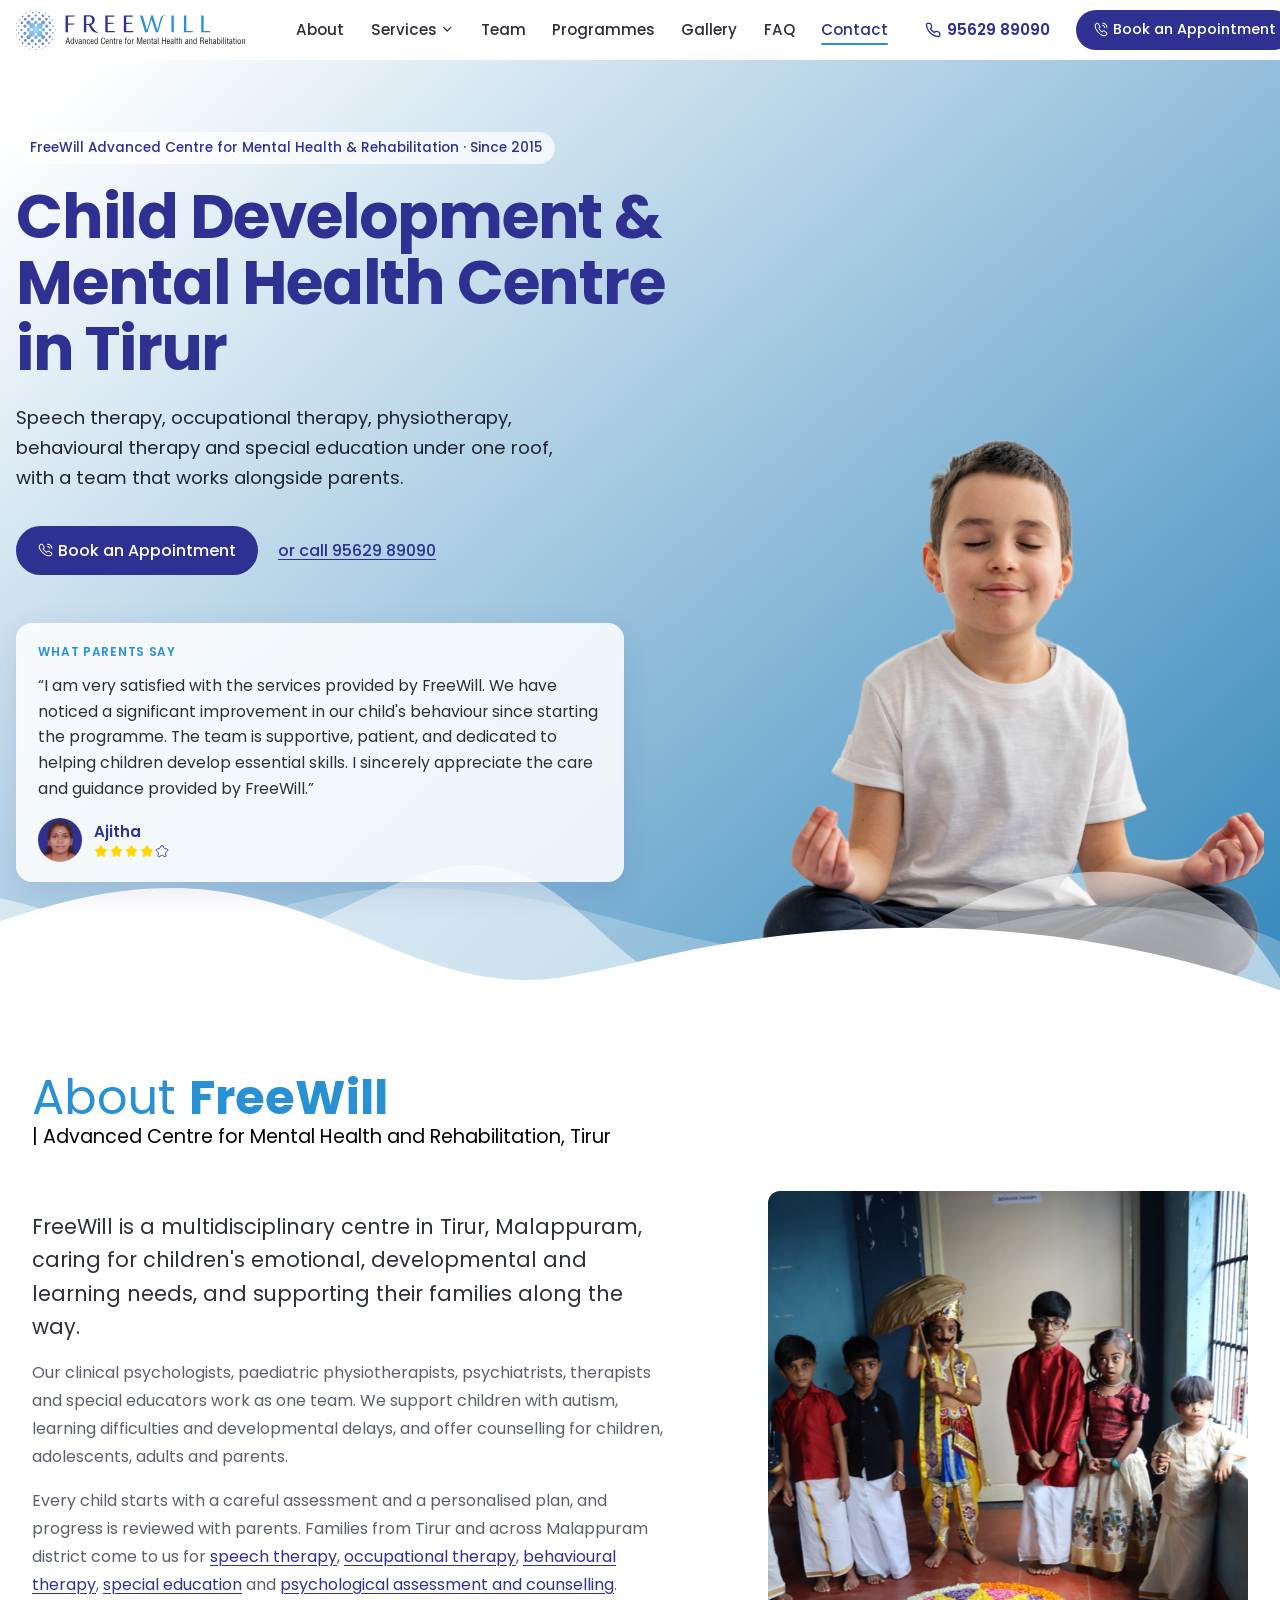
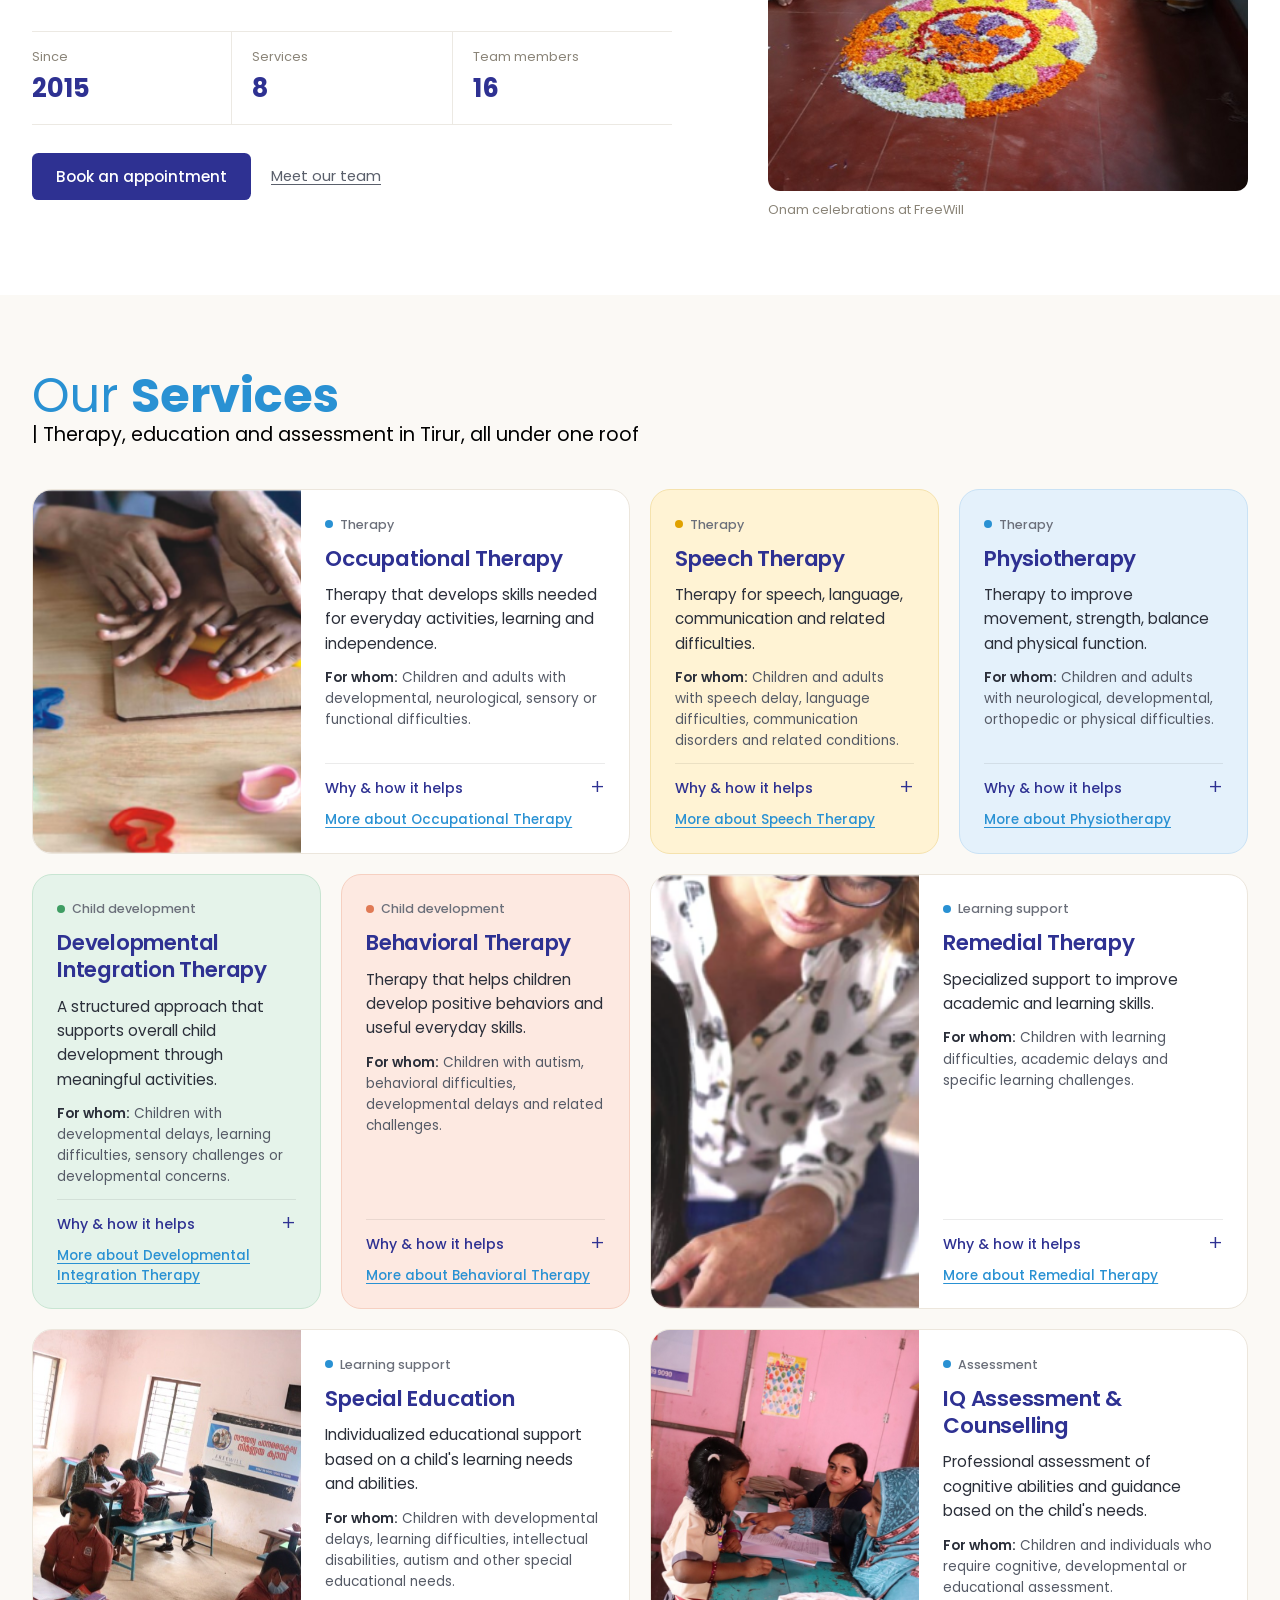
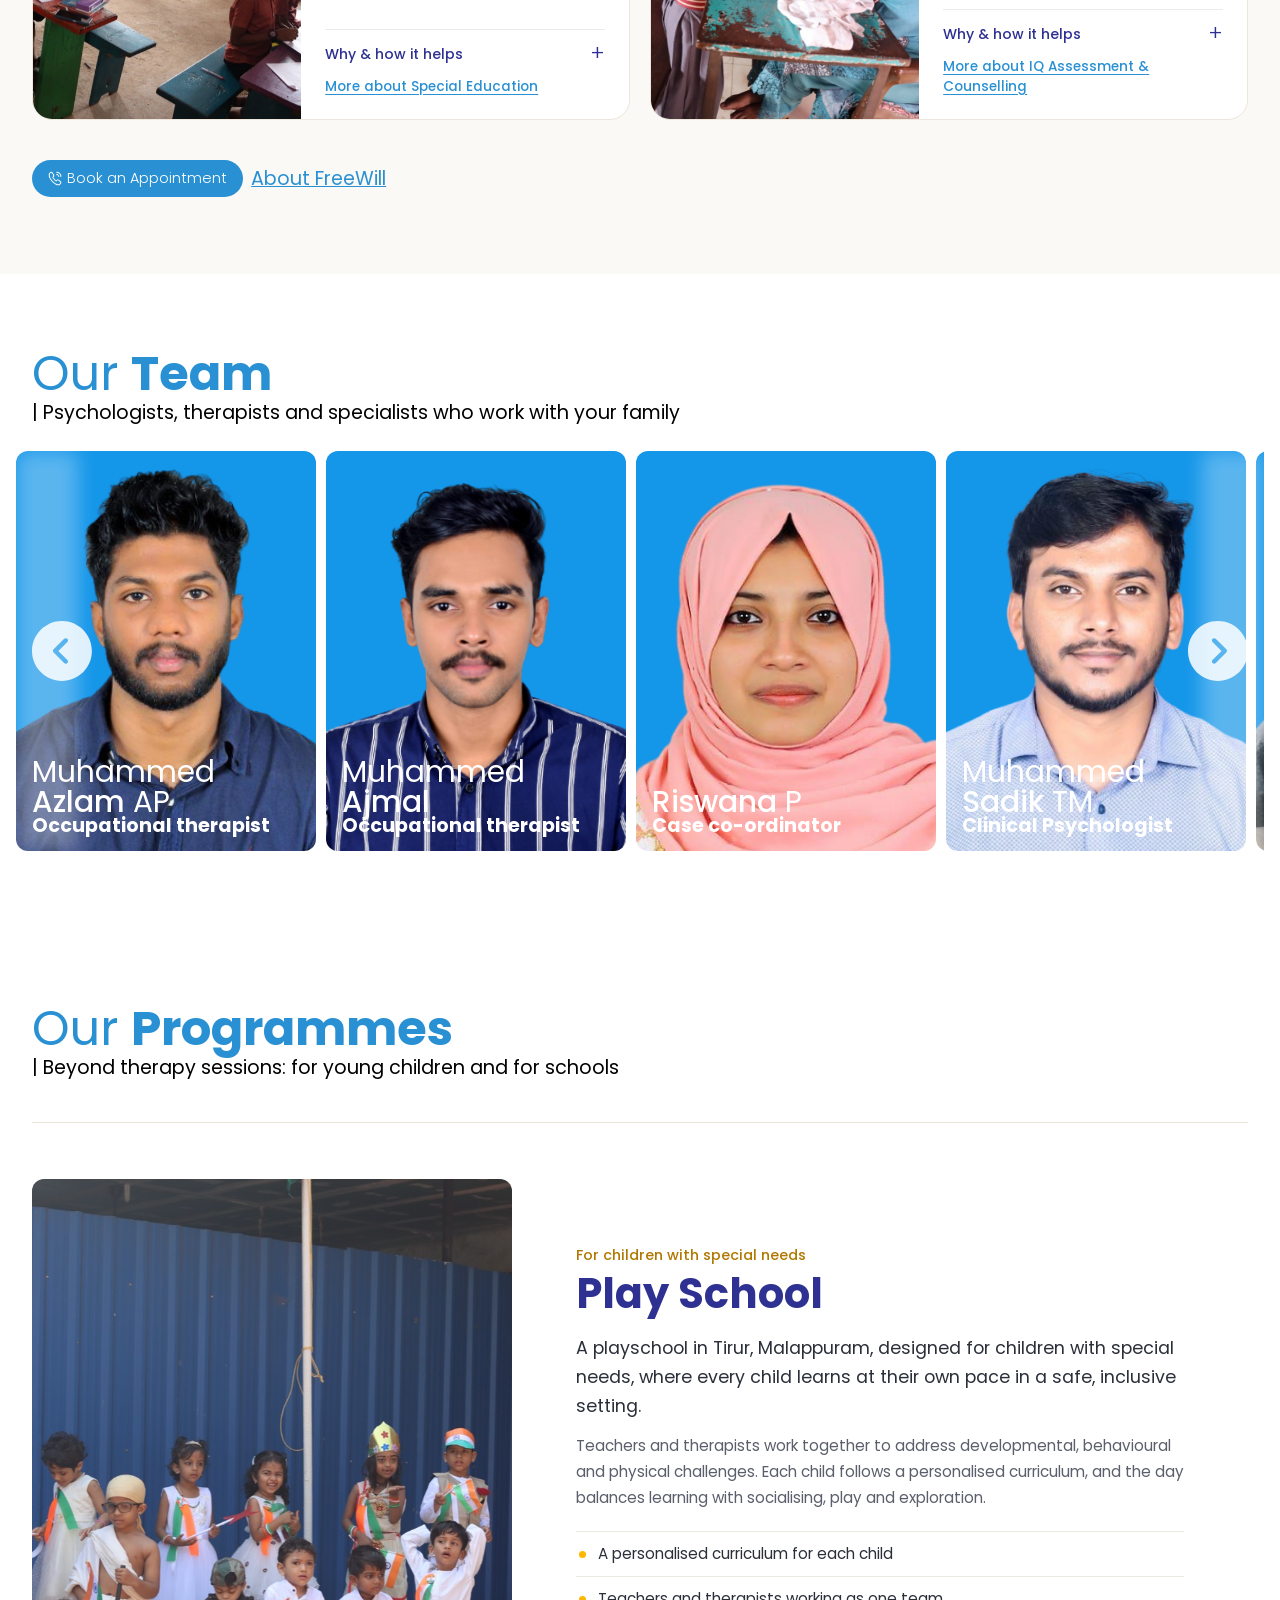
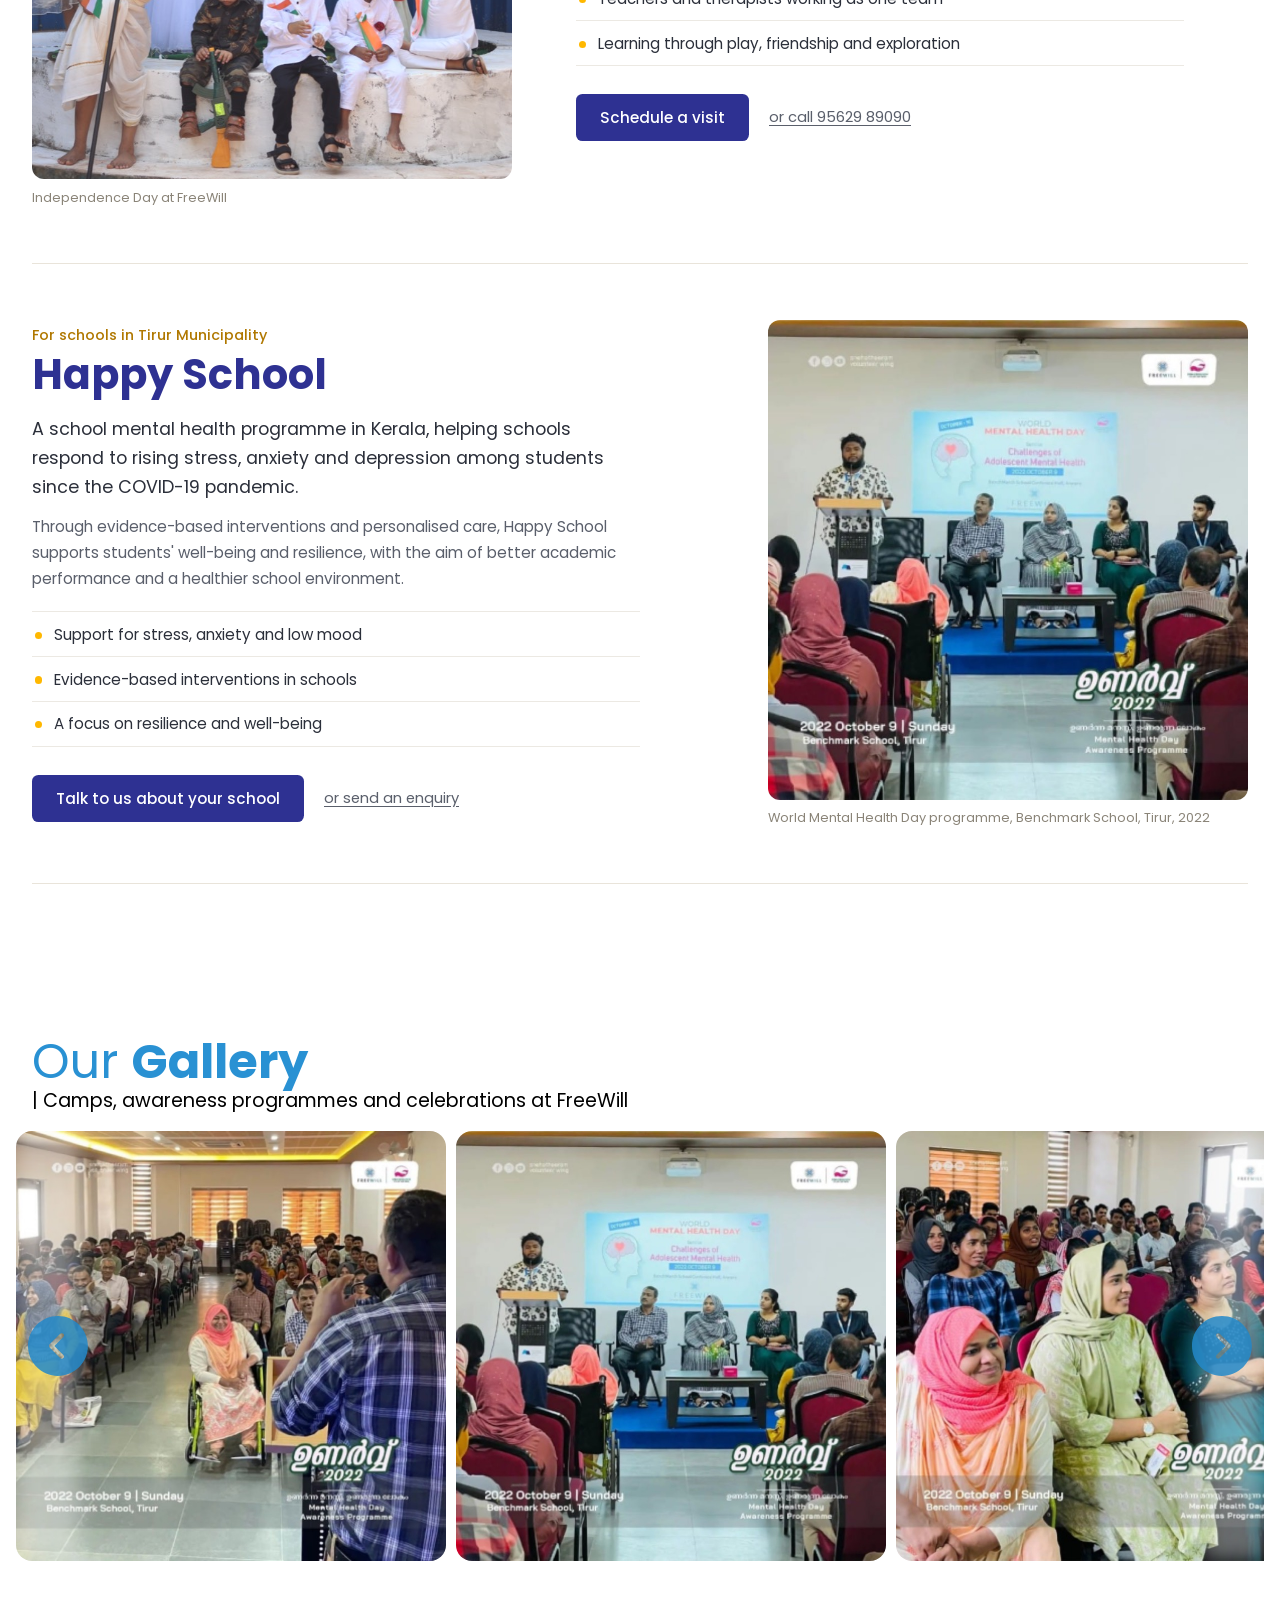
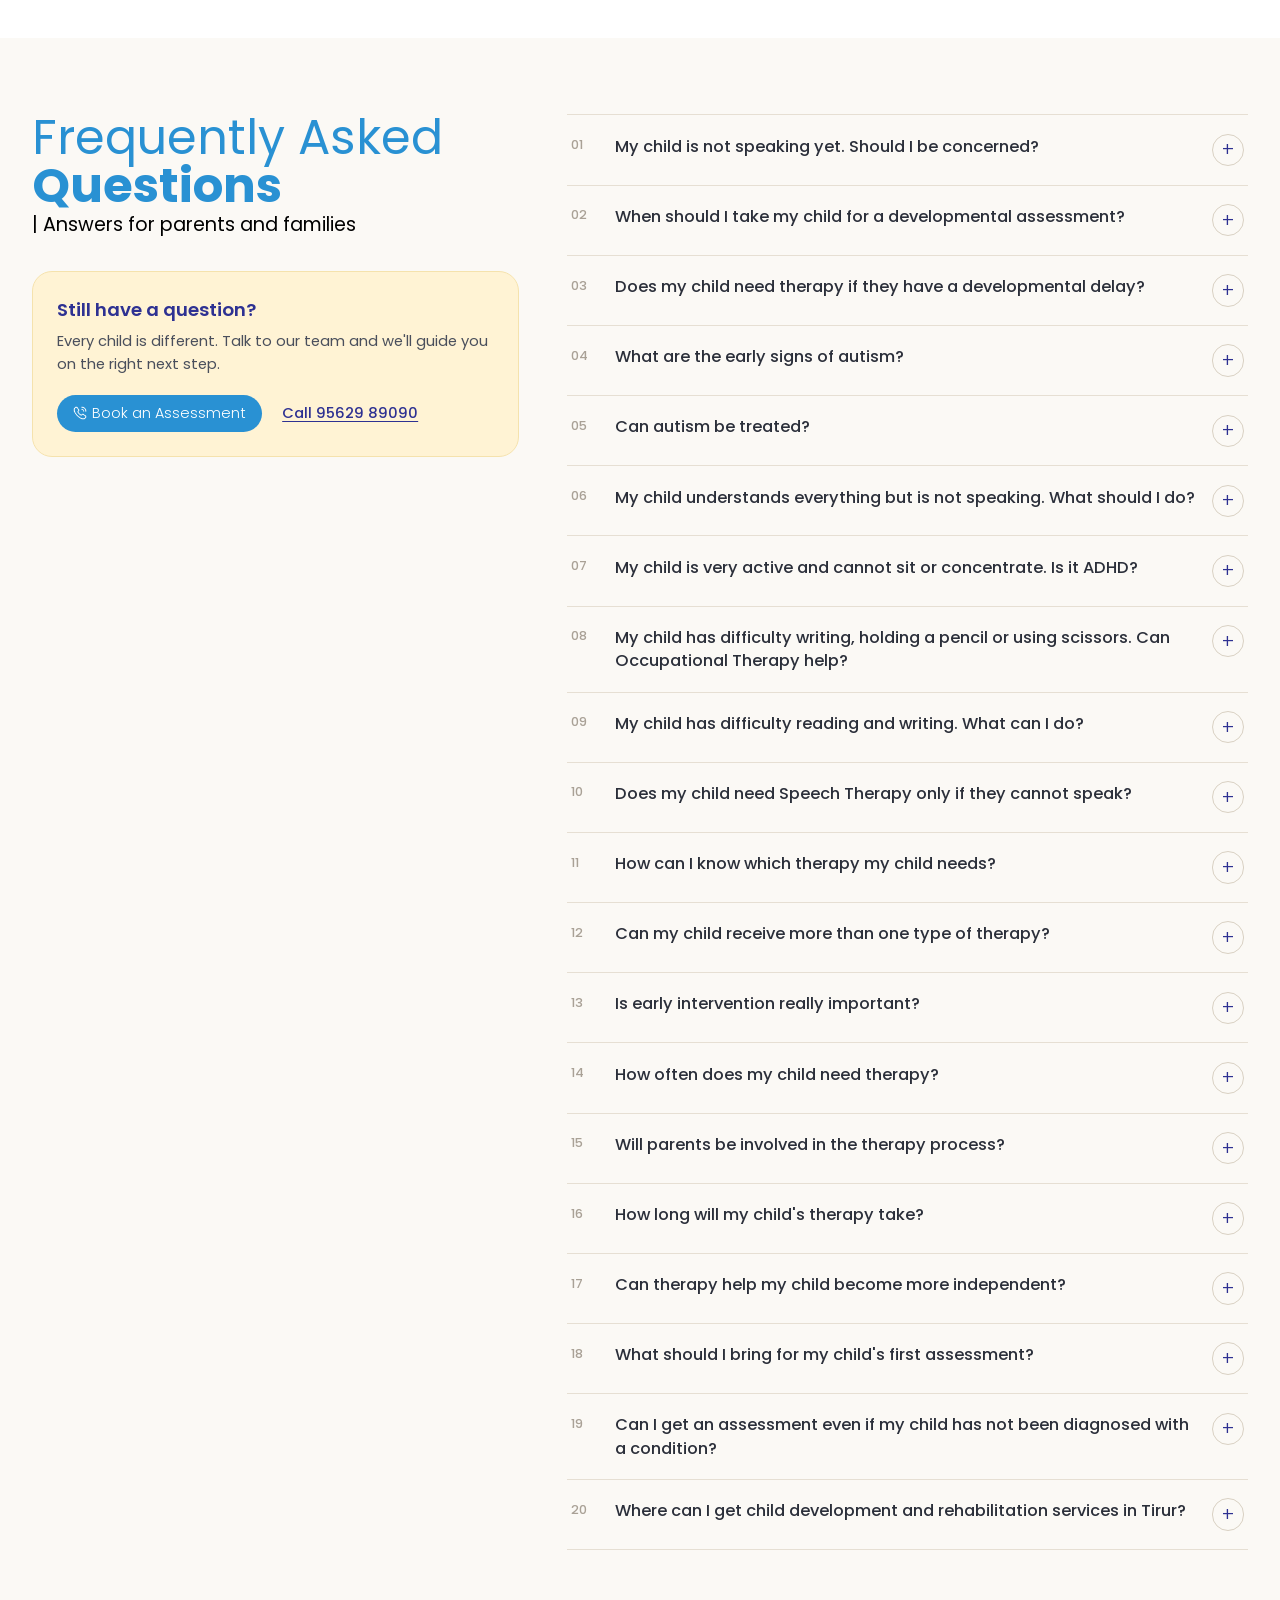
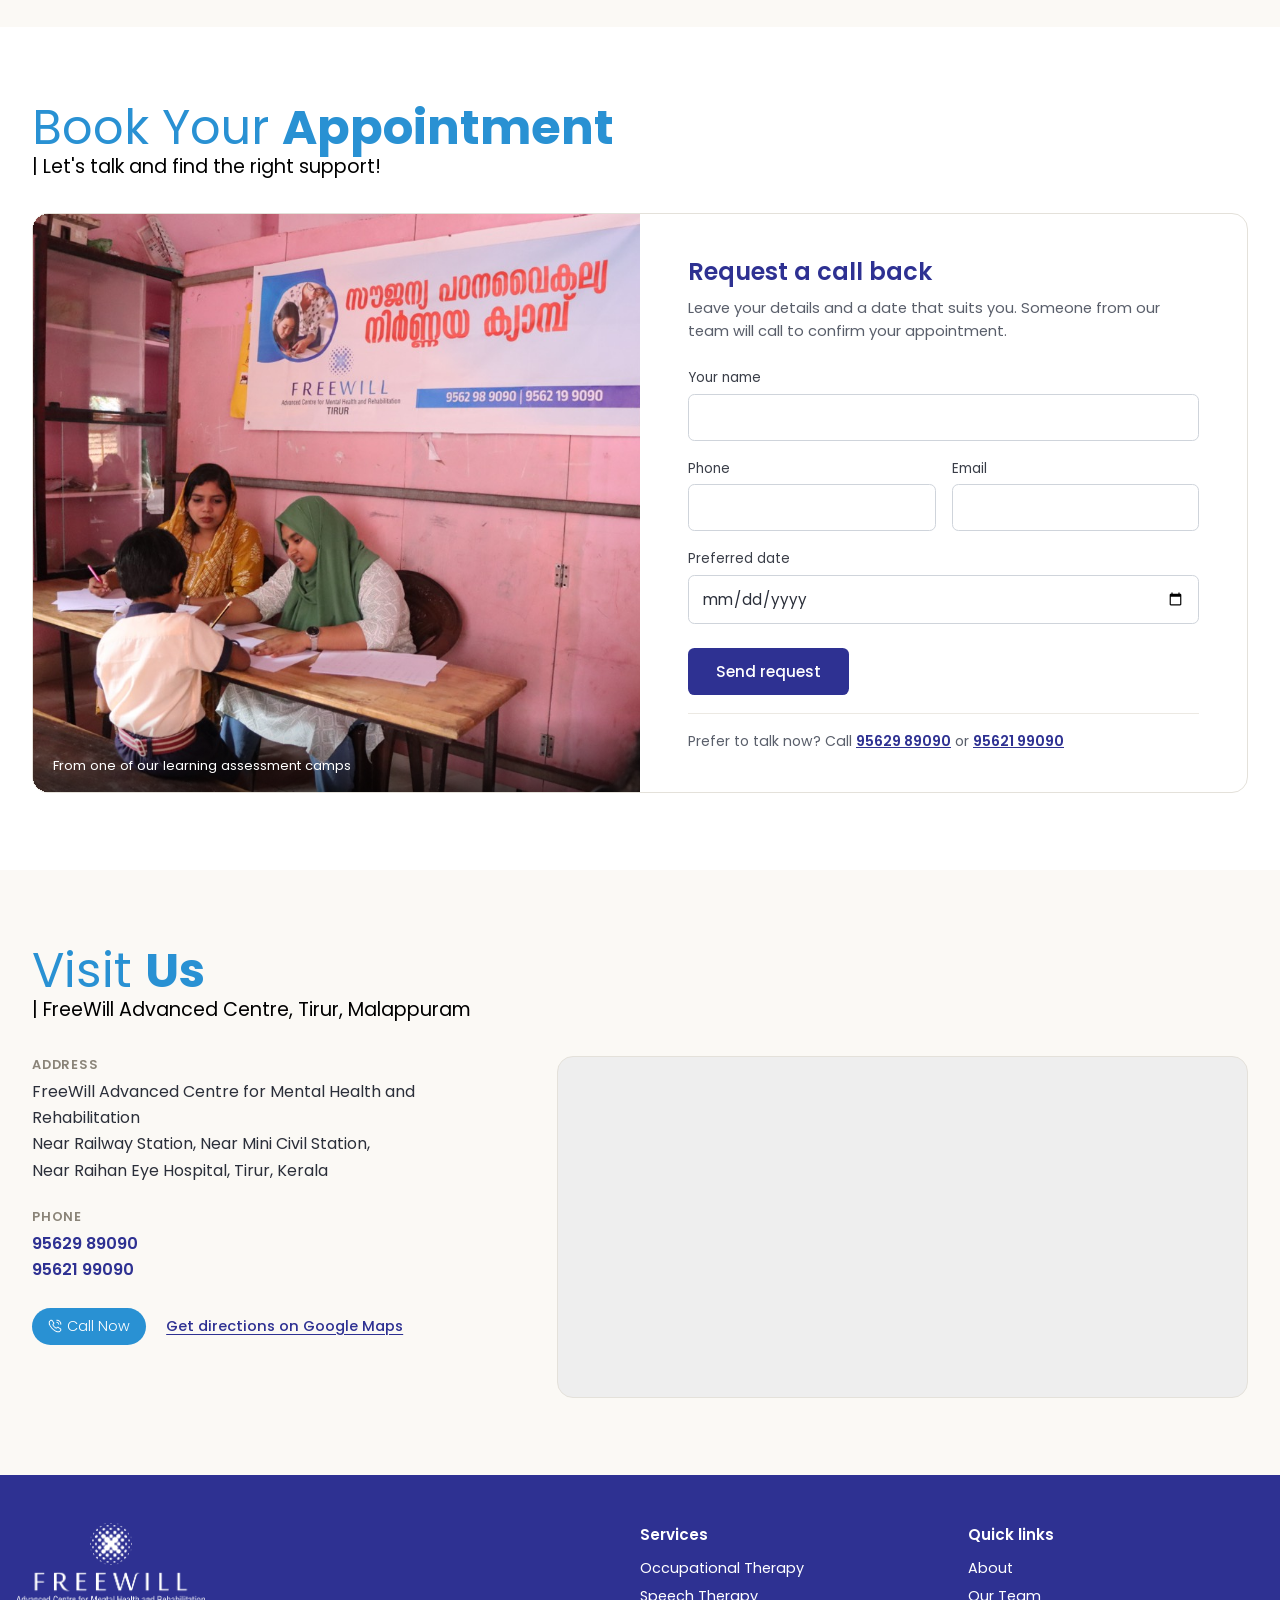
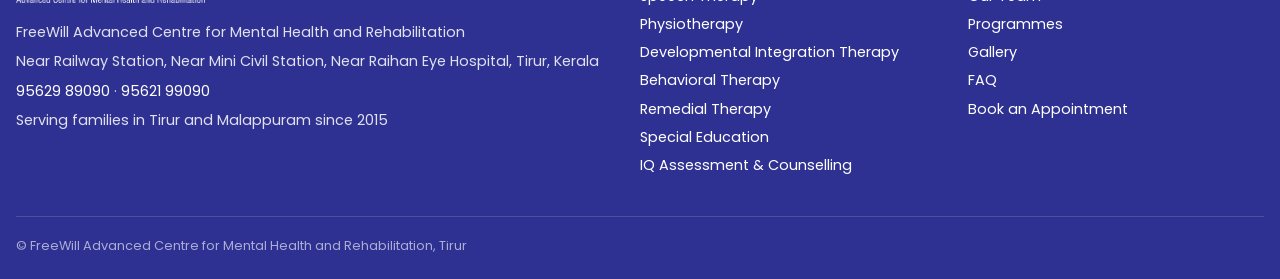
<file: index.html>
<!DOCTYPE html>
<html lang="en">
<head>
    <meta charset="UTF-8">
    <meta name="viewport" content="width=device-width, initial-scale=1.0">

    <!-- ===== SEO: Title & Meta ===== -->
    <title>Child Development &amp; Mental Health Centre in Tirur | FreeWill</title>
    <meta name="description" content="FreeWill Advanced Centre, Tirur: speech therapy, occupational therapy, physiotherapy, behavioural therapy, special education and counselling for children and families since 2015.">
    <meta name="robots" content="index, follow, max-image-preview:large">
    <link rel="canonical" href="https://freewillorg.com/">
    <meta name="theme-color" content="#2E3192">
    <meta name="geo.region" content="IN-KL">
    <meta name="geo.placename" content="Tirur, Malappuram, Kerala">

    <!-- ===== SEO: Open Graph / Social Sharing ===== -->
    <meta property="og:type" content="website">
    <meta property="og:site_name" content="FreeWill Advanced Centre for Mental Health &amp; Rehabilitation">
    <meta property="og:locale" content="en_IN">
    <meta property="og:title" content="Child Development &amp; Mental Health Centre in Tirur | FreeWill">
    <meta property="og:description" content="Speech therapy, occupational therapy, physiotherapy, behavioural therapy, special education and counselling in Tirur, Malappuram. Book an assessment today.">
    <meta property="og:url" content="https://freewillorg.com/">
    <meta property="og:image" content="https://freewillorg.com/assets/og-image.jpg">
    <meta property="og:image:width" content="1200">
    <meta property="og:image:height" content="630">
    <meta property="og:image:alt" content="FreeWill team assessing a child at a learning assessment camp in Tirur">
    <meta name="twitter:card" content="summary_large_image">
    <meta name="twitter:title" content="Child Development &amp; Mental Health Centre in Tirur | FreeWill">
    <meta name="twitter:description" content="Speech therapy, occupational therapy, physiotherapy, behavioural therapy, special education and counselling in Tirur, Malappuram.">
    <meta name="twitter:image" content="https://freewillorg.com/assets/og-image.jpg">

    <link rel="icon" href="assets/icon.png" type="image/png">

    <!-- fonts: preconnect + link instead of a CSS @import, so they start loading sooner -->
    <link rel="preconnect" href="https://fonts.googleapis.com">
    <link rel="preconnect" href="https://fonts.gstatic.com" crossorigin>
    <link rel="stylesheet" href="https://fonts.googleapis.com/css2?family=Poppins:wght@300;400;500;600;700;800&amp;display=swap">
    <link rel="preload" as="image" href="assets/kid-desk.png">

    <link rel="stylesheet" href="style.css">

    <!-- ===== SEO: MedicalClinic Structured Data (add openingHoursSpecification once hours are confirmed) ===== -->
    <script type="application/ld+json">
{
  "@context": "https://schema.org",
  "@type": "MedicalClinic",
  "@id": "https://freewillorg.com/#clinic",
  "name": "FreeWill Advanced Centre for Mental Health and Rehabilitation",
  "alternateName": "FreeWill",
  "description": "Multidisciplinary child development, mental health and rehabilitation centre in Tirur, Malappuram, Kerala.",
  "url": "https://freewillorg.com/",
  "logo": "https://freewillorg.com/assets/logo-1.svg",
  "image": "https://freewillorg.com/assets/og-image.jpg",
  "telephone": [
    "+919562989090",
    "+919562199090"
  ],
  "address": {
    "@type": "PostalAddress",
    "streetAddress": "Near Railway Station, Near Mini Civil Station, Near Raihan Eye Hospital",
    "addressLocality": "Tirur",
    "addressRegion": "Kerala",
    "addressCountry": "IN"
  },
  "areaServed": [
    {
      "@type": "City",
      "name": "Tirur"
    },
    {
      "@type": "AdministrativeArea",
      "name": "Malappuram"
    },
    {
      "@type": "State",
      "name": "Kerala"
    }
  ],
  "foundingDate": "2015",
  "medicalSpecialty": [
    "Pediatric",
    "Psychiatric",
    "SpeechPathology",
    "PhysicalTherapy"
  ],
  "availableService": [
    {
      "@type": "MedicalTherapy",
      "name": "Occupational Therapy",
      "url": "https://freewillorg.com/services/occupational-therapy.html"
    },
    {
      "@type": "MedicalTherapy",
      "name": "Speech Therapy",
      "url": "https://freewillorg.com/services/speech-therapy.html"
    },
    {
      "@type": "MedicalTherapy",
      "name": "Physiotherapy",
      "url": "https://freewillorg.com/services/physiotherapy.html"
    },
    {
      "@type": "MedicalTherapy",
      "name": "Developmental Integration Therapy",
      "url": "https://freewillorg.com/services/developmental-integration-therapy.html"
    },
    {
      "@type": "MedicalTherapy",
      "name": "Behavioral Therapy",
      "url": "https://freewillorg.com/services/behavioral-therapy.html"
    },
    {
      "@type": "MedicalTherapy",
      "name": "Remedial Therapy",
      "url": "https://freewillorg.com/services/remedial-therapy.html"
    },
    {
      "@type": "MedicalTherapy",
      "name": "Special Education",
      "url": "https://freewillorg.com/services/special-education.html"
    },
    {
      "@type": "MedicalTherapy",
      "name": "IQ Assessment & Counselling",
      "url": "https://freewillorg.com/services/iq-assessment-counselling.html"
    }
  ],
  "knowsAbout": [
    "Autism",
    "ADHD",
    "Speech delay",
    "Learning disabilities",
    "Developmental delay",
    "Child mental health"
  ]
}
    </script>
    <!-- ===== SEO: WebSite Structured Data ===== -->
    <script type="application/ld+json">
{
  "@context": "https://schema.org",
  "@type": "WebSite",
  "@id": "https://freewillorg.com/#website",
  "url": "https://freewillorg.com/",
  "name": "FreeWill Advanced Centre for Mental Health and Rehabilitation",
  "publisher": {
    "@id": "https://freewillorg.com/#clinic"
  },
  "inLanguage": "en-IN"
}
    </script>
    <!-- ===== SEO: FAQ Structured Data ===== -->
    <script type="application/ld+json">
{
  "@context": "https://schema.org",
  "@type": "FAQPage",
  "mainEntity": [
    {
      "@type": "Question",
      "name": "My child is not speaking yet. Should I be concerned?",
      "acceptedAnswer": {
        "@type": "Answer",
        "text": "Every child develops at their own pace, but delayed speech can sometimes indicate an underlying developmental difficulty. An early assessment can help identify the reason and guide appropriate intervention."
      }
    },
    {
      "@type": "Question",
      "name": "When should I take my child for a developmental assessment?",
      "acceptedAnswer": {
        "@type": "Answer",
        "text": "If you notice delays in speech, movement, learning, attention, social interaction, play or daily activities, it is better to seek an assessment early rather than wait."
      }
    },
    {
      "@type": "Question",
      "name": "Does my child need therapy if they have a developmental delay?",
      "acceptedAnswer": {
        "@type": "Answer",
        "text": "Therapy may help your child develop important skills and become more independent. The type and frequency of therapy depend on the child's individual needs."
      }
    },
    {
      "@type": "Question",
      "name": "What are the early signs of autism?",
      "acceptedAnswer": {
        "@type": "Answer",
        "text": "Possible signs include limited eye contact, delayed speech, reduced response to name, repetitive behaviors, difficulty with social interaction, unusual sensory responses or limited interest in social play. An assessment is needed for proper understanding."
      }
    },
    {
      "@type": "Question",
      "name": "Can autism be treated?",
      "acceptedAnswer": {
        "@type": "Answer",
        "text": "Autism is a neurodevelopmental condition, not an illness that can simply be \"cured.\" However, early and individualized intervention can help children develop communication, social, behavioral, learning and daily living skills."
      }
    },
    {
      "@type": "Question",
      "name": "My child understands everything but is not speaking. What should I do?",
      "acceptedAnswer": {
        "@type": "Answer",
        "text": "Good understanding is encouraging, but delayed expressive speech still deserves attention. A speech and developmental assessment can help identify your child's communication needs."
      }
    },
    {
      "@type": "Question",
      "name": "My child is very active and cannot sit or concentrate. Is it ADHD?",
      "acceptedAnswer": {
        "@type": "Answer",
        "text": "High activity levels or difficulty concentrating do not automatically mean ADHD. A proper developmental assessment is needed to understand the cause."
      }
    },
    {
      "@type": "Question",
      "name": "My child has difficulty writing, holding a pencil or using scissors. Can Occupational Therapy help?",
      "acceptedAnswer": {
        "@type": "Answer",
        "text": "Yes. Occupational Therapy can work on fine motor skills, hand strength, coordination, visual-motor skills, handwriting and other skills needed for school and daily activities."
      }
    },
    {
      "@type": "Question",
      "name": "My child has difficulty reading and writing. What can I do?",
      "acceptedAnswer": {
        "@type": "Answer",
        "text": "Learning difficulties can have different causes. Assessment can help identify the child's specific difficulties, after which remedial therapy or special education can provide targeted support."
      }
    },
    {
      "@type": "Question",
      "name": "Does my child need Speech Therapy only if they cannot speak?",
      "acceptedAnswer": {
        "@type": "Answer",
        "text": "No. Speech Therapy can also help with language understanding, pronunciation, fluency, social communication, voice and other communication difficulties."
      }
    },
    {
      "@type": "Question",
      "name": "How can I know which therapy my child needs?",
      "acceptedAnswer": {
        "@type": "Answer",
        "text": "You do not have to decide this yourself. A professional assessment can help identify your child's strengths, difficulties and appropriate therapy needs."
      }
    },
    {
      "@type": "Question",
      "name": "Can my child receive more than one type of therapy?",
      "acceptedAnswer": {
        "@type": "Answer",
        "text": "Yes. Some children benefit from a combination of therapies such as Occupational Therapy, Speech Therapy, Physiotherapy, Behavioral Therapy, Remedial Therapy or Special Education."
      }
    },
    {
      "@type": "Question",
      "name": "Is early intervention really important?",
      "acceptedAnswer": {
        "@type": "Answer",
        "text": "Yes. Identifying developmental difficulties early allows appropriate support to begin sooner and gives the child more opportunities to develop important skills."
      }
    },
    {
      "@type": "Question",
      "name": "How often does my child need therapy?",
      "acceptedAnswer": {
        "@type": "Answer",
        "text": "Therapy frequency depends on the child's needs, goals, age, condition and progress. The therapist will recommend an individualized schedule after assessment."
      }
    },
    {
      "@type": "Question",
      "name": "Will parents be involved in the therapy process?",
      "acceptedAnswer": {
        "@type": "Answer",
        "text": "Yes. Parent involvement is an important part of successful intervention. Therapists can guide parents on activities and strategies that can be continued at home."
      }
    },
    {
      "@type": "Question",
      "name": "How long will my child's therapy take?",
      "acceptedAnswer": {
        "@type": "Answer",
        "text": "There is no fixed duration. Progress depends on the child's condition, individual needs, consistency of therapy and home support. Goals are reviewed regularly."
      }
    },
    {
      "@type": "Question",
      "name": "Can therapy help my child become more independent?",
      "acceptedAnswer": {
        "@type": "Answer",
        "text": "Yes. Therapy can focus on practical skills such as dressing, feeding, writing, communication, play, learning, mobility and other daily activities according to the child's needs."
      }
    },
    {
      "@type": "Question",
      "name": "What should I bring for my child's first assessment?",
      "acceptedAnswer": {
        "@type": "Answer",
        "text": "Bring any previous medical or therapy reports, school records or assessment reports if available. Most importantly, share your concerns and observations about your child's development."
      }
    },
    {
      "@type": "Question",
      "name": "Can I get an assessment even if my child has not been diagnosed with a condition?",
      "acceptedAnswer": {
        "@type": "Answer",
        "text": "Yes. You do not need to have a diagnosis before seeking an assessment. Developmental concerns themselves are a valid reason to seek professional guidance."
      }
    },
    {
      "@type": "Question",
      "name": "Where can I get child development and rehabilitation services in Tirur?",
      "acceptedAnswer": {
        "@type": "Answer",
        "text": "Freewill Advanced Centre for Mental Health & Rehabilitation provides multidisciplinary child development and rehabilitation services, including Occupational Therapy, Speech Therapy, Physiotherapy, Behavioral Therapy, Remedial Therapy and Special Education."
      }
    }
  ]
}
    </script>
</head>
<body>

    

    <!-- ----------NAVIGATION_BAR---------- -->
    <header class="siteHeader">
        <nav class="navCont" aria-label="Main">
            <a class="logo" href="#hero" aria-label="FreeWill home">
                <img src="assets/logo-1.svg" alt="FreeWill Advanced Centre for Mental Health and Rehabilitation logo" class="headerLogo">
            </a>

            <div class="links" id="navLinks">
                <a href="#about" class="link">About</a>

                <div class="navDrop">
                    <a href="#services" class="link navDropToggle">
                        Services
                        <svg class="navChevron" viewBox="0 0 24 24" fill="none" stroke="currentColor" stroke-width="2" stroke-linecap="round" stroke-linejoin="round" aria-hidden="true"><polyline points="6 9 12 15 18 9"/></svg>
                    </a>
                    <div class="navDropMenu">
                            <a class="navDropItem" href="services/occupational-therapy.html">Occupational Therapy</a>
                            <a class="navDropItem" href="services/speech-therapy.html">Speech Therapy</a>
                            <a class="navDropItem" href="services/physiotherapy.html">Physiotherapy</a>
                            <a class="navDropItem" href="services/developmental-integration-therapy.html">Developmental Integration Therapy</a>
                            <a class="navDropItem" href="services/behavioral-therapy.html">Behavioral Therapy</a>
                            <a class="navDropItem" href="services/remedial-therapy.html">Remedial Therapy</a>
                            <a class="navDropItem" href="services/special-education.html">Special Education</a>
                            <a class="navDropItem" href="services/iq-assessment-counselling.html">IQ Assessment &amp; Counselling</a>
                        <a class="navDropAll" href="#services">View all services</a>
                    </div>
                </div>

                <a href="#team" class="link">Team</a>
                <a href="#programmes" class="link">Programmes</a>
                <a href="#gallery" class="link">Gallery</a>
                <a href="#faq" class="link">FAQ</a>
                <a href="#contact" class="link">Contact</a>

                <div class="navMobileActions">
                    <a class="navMobileCall" href="tel:+919562989090"><svg viewBox="0 0 24 24" fill="none" stroke="currentColor" stroke-width="2" stroke-linecap="round" stroke-linejoin="round" aria-hidden="true"><path d="M22 16.92v3a2 2 0 0 1-2.18 2 19.79 19.79 0 0 1-8.63-3.07 19.5 19.5 0 0 1-6-6 19.79 19.79 0 0 1-3.07-8.67A2 2 0 0 1 4.11 2h3a2 2 0 0 1 2 1.72c.13.96.36 1.9.7 2.81a2 2 0 0 1-.45 2.11L8.09 9.91a16 16 0 0 0 6 6l1.27-1.27a2 2 0 0 1 2.11-.45c.91.34 1.85.57 2.81.7A2 2 0 0 1 22 16.92z"/></svg> Call 95629 89090</a>
                    <a class="navMobileBook" href="#appointment">Book an Appointment</a>
                </div>
            </div>

            <a class="headerCall" href="tel:+919562989090" aria-label="Call FreeWill on 95629 89090">
                <svg viewBox="0 0 24 24" fill="none" stroke="currentColor" stroke-width="2" stroke-linecap="round" stroke-linejoin="round" aria-hidden="true"><path d="M22 16.92v3a2 2 0 0 1-2.18 2 19.79 19.79 0 0 1-8.63-3.07 19.5 19.5 0 0 1-6-6 19.79 19.79 0 0 1-3.07-8.67A2 2 0 0 1 4.11 2h3a2 2 0 0 1 2 1.72c.13.96.36 1.9.7 2.81a2 2 0 0 1-.45 2.11L8.09 9.91a16 16 0 0 0 6 6l1.27-1.27a2 2 0 0 1 2.11-.45c.91.34 1.85.57 2.81.7A2 2 0 0 1 22 16.92z"/></svg>
                95629 89090
            </a>

            <a class="btn appnmntSimpleBtn headerBtn" href="#appointment">
                <img src="assets/callcalling.png" alt="">
                <p>Book an Appointment</p>
            </a>

            <button class="menuBtn" type="button" aria-label="Open menu" aria-expanded="false" aria-controls="navLinks">
                <span></span><span></span><span></span>
            </button>
        </nav>
        <div class="navBackdrop" hidden></div>
    </header>

    <main>

        <!-- ------------HERO_SECTION------------ -->
        <section id="hero">


            <div class="heroInner">

                <div class="heroText">
                    <p class="heroEyebrow">FreeWill Advanced Centre for Mental Health &amp; Rehabilitation &middot; Since 2015</p>

                    <h1 class="heroTitle">Child Development &amp; Mental Health Centre in Tirur</h1>

                    <p class="heroPara">Speech therapy, occupational therapy, physiotherapy, behavioural therapy and special education under one roof, with a team that works alongside parents.</p>

                    <div class="heroActions">
                        <a class="btn primaryBtn appnmntSimpleBtn heroBook" href="#appointment">
                            <img src="assets/callcalling.png" alt="">
                            <p>Book an Appointment</p>
                        </a>
                        <a class="heroCall" href="tel:+919562989090">or call 95629 89090</a>
                    </div>

                    <div class="heroReviews">
                        <p class="heroReviewsLabel">What parents say</p>
                        <div class="testimonial">
                            <div class="swiper" id="swiper-1">
                                <div class="swiper-wrapper">
                                
                                <div class="swiper-slide">
                                    <div class="testimonialCont">
                                        <div class="testimonialPhoto" style="background-image: url(assets/test2.png);" role="img" aria-label="Photo of Ajitha, parent testimonial">
                                            <!-- <img src="assets/My project (18).png" alt="photo" > -->
                                        </div>
                                        <div class="testimonialDetails">
                                            <p class="name primaryNavyText titleBold">Ajitha</p>
                                            <div class="testimonialStars" role="img" aria-label="4 out of 5 stars">
                                                <img src="assets/star-coloured.svg" alt="">
                                                <img src="assets/star-coloured.svg" alt="">
                                                <img src="assets/star-coloured.svg" alt="">
                                                <img src="assets/star-coloured.svg" alt="">
                                                <img src="assets/star-not-colored.svg" alt="">
                                            </div>
                                            <blockquote class="testimonialPara primaryNavyText para">
                                                “I am very satisfied with the services provided by FreeWill. We have noticed a significant improvement in our child's behaviour since starting the programme. The team is supportive, patient, and dedicated to helping children develop essential skills. I sincerely appreciate the care and guidance provided by FreeWill.”
                                            </blockquote>
                                        </div>
                                    </div>
                                </div>
                                
                                <div class="swiper-slide">
                                    <div class="testimonialCont">
                                        <div class="testimonialPhoto" style="background-image: url(assets/test1.png);" role="img" aria-label="Photo of Geetha K, parent testimonial">
                                            <!-- <img src="assets/My project (18).png" alt="photo" > -->
                                        </div>
                                        <div class="testimonialDetails">
                                            <p class="name primaryNavyText titleBold">Geetha K</p>
                                            <div class="testimonialStars" role="img" aria-label="4 out of 5 stars">
                                                <img src="assets/star-coloured.svg" alt="">
                                                <img src="assets/star-coloured.svg" alt="">
                                                <img src="assets/star-coloured.svg" alt="">
                                                <img src="assets/star-coloured.svg" alt="">
                                                <img src="assets/star-not-colored.svg" alt="">
                                            </div>
                                            <blockquote class="testimonialPara primaryNavyText para">
                                               “FreeWill's compassionate approach and dedicated care have exceeded our expectations. We have seen positive progress in our child's development and overall well-being. The team's continuous support and commitment have made a meaningful difference to our family. We are truly grateful for their care and guidance.”
                                            </blockquote>
                                        </div>
                                    </div>
                                </div>

                                <!-- ADD A NEW REVIEW: copy this block, use the person's real words, name and photo (with their permission), and remove the comment markers.
                                <div class="swiper-slide">
                                    <div class="testimonialCont">
                                        <div class="testimonialPhoto" style="background-image: url(assets/REVIEWER_PHOTO.png);" role="img" aria-label="Photo of REVIEWER NAME, parent testimonial"></div>
                                        <div class="testimonialDetails">
                                            <p class="name primaryNavyText titleBold">REVIEWER NAME</p>
                                            <div class="testimonialStars" role="img" aria-label="5 out of 5 stars">
                                                <img src="assets/star-coloured.svg" alt="">
                                                <img src="assets/star-coloured.svg" alt="">
                                                <img src="assets/star-coloured.svg" alt="">
                                                <img src="assets/star-coloured.svg" alt="">
                                                <img src="assets/star-coloured.svg" alt="">
                                            </div>
                                            <blockquote class="testimonialPara primaryNavyText para">
                                                “REVIEW TEXT”
                                            </blockquote>
                                        </div>
                                    </div>
                                </div>
                                -->
                                </div>
                            </div>
                        </div>
                    </div>
                </div>

                <div class="heroImg">
                    <img src="assets/kid-desk.png" alt="Calm child sitting cross-legged, representing child mental health and development care at FreeWill, Tirur" fetchpriority="high">
                </div>

            </div>

            <div class="shapeDivider">
                <svg data-name="Layer 1" xmlns="http://www.w3.org/2000/svg" viewBox="0 0 1200 120" preserveAspectRatio="none">
                    <path d="M0,0V46.29c47.79,22.2,103.59,32.17,158,28,70.36-5.37,136.33-33.31,206.8-37.5C438.64,32.43,512.34,53.67,583,72.05c69.27,18,138.3,24.88,209.4,13.08,36.15-6,69.85-17.84,104.45-29.34C989.49,25,1113-14.29,1200,52.47V0Z" opacity=".25" class="shape-fill"></path>
                    <path d="M0,0V15.81C13,36.92,27.64,56.86,47.69,72.05,99.41,111.27,165,111,224.58,91.58c31.15-10.15,60.09-26.07,89.67-39.8,40.92-19,84.73-46,130.83-49.67,36.26-2.85,70.9,9.42,98.6,31.56,31.77,25.39,62.32,62,103.63,73,40.44,10.79,81.35-6.69,119.13-24.28s75.16-39,116.92-43.05c59.73-5.85,113.28,22.88,168.9,38.84,30.2,8.66,59,6.17,87.09-7.5,22.43-10.89,48-26.93,60.65-49.24V0Z" opacity=".5" class="shape-fill"></path>
                    <path d="M0,0V5.63C149.93,59,314.09,71.32,475.83,42.57c43-7.64,84.23-20.12,127.61-26.46,59-8.63,112.48,12.24,165.56,35.4C827.93,77.22,886,95.24,951.2,90c86.53-7,172.46-45.71,248.8-84.81V0Z" class="shape-fill"></path>
                </svg>
            </div>

        </section>


    <!-- ------------ABOUT_SECTION------------ -->    
    <section id="about">

        <div class="aboutContent content">
            <h2 class="title primaryText">About <span class="titleBold">FreeWill</span></h2>
            <p class="para">| Advanced Centre for Mental Health and Rehabilitation, Tirur</p>

            <div class="aboutGrid">

                <div class="aboutText">
                    <p class="aboutLead">FreeWill is a multidisciplinary centre in Tirur, Malappuram, caring for children's emotional, developmental and learning needs, and supporting their families along the way.</p>

                    <p class="aboutPara">Our clinical psychologists, paediatric physiotherapists, psychiatrists, therapists and special educators work as one team. We support children with autism, learning difficulties and developmental delays, and offer counselling for children, adolescents, adults and parents.</p>

                    <p class="aboutPara">Every child starts with a careful assessment and a personalised plan, and progress is reviewed with parents. Families from Tirur and across Malappuram district come to us for
                        <a href="services/speech-therapy.html">speech therapy</a>,
                        <a href="services/occupational-therapy.html">occupational therapy</a>,
                        <a href="services/behavioral-therapy.html">behavioural therapy</a>,
                        <a href="services/special-education.html">special education</a> and
                        <a href="services/iq-assessment-counselling.html">psychological assessment and counselling</a>.</p>

                    <dl class="aboutFacts">
                        <div>
                            <dt>Since</dt>
                            <dd>2015</dd>
                        </div>
                        <div>
                            <dt>Services</dt>
                            <dd>8</dd>
                        </div>
                        <div>
                            <dt>Team members</dt>
                            <dd>16</dd>
                        </div>
                    </dl>

                    <div class="aboutActions">
                        <a class="progBtn" href="#appointment">Book an appointment</a>
                        <a class="progCall" href="#team">Meet our team</a>
                    </div>
                </div>

                <figure class="aboutPhoto">
                    <img src="assets/gallery-onam-celebration.jpg" alt="Children in traditional dress around a pookalam during Onam celebrations at FreeWill, Tirur" loading="lazy" width="1000" height="666">
                    <figcaption>Onam celebrations at FreeWill</figcaption>
                </figure>

            </div>
        </div>
    </section>


    <!-- ------------SERVICES_SECTION------------ -->
    <section id="services">

        <div class="servicesContent content">
            <h2 class="title primaryText">Our <span class="titleBold">Services</span></h2>
            <p class="para">| Therapy, education and assessment in Tirur, all under one roof</p>

            <div class="servicesCardContainer">

                <article class="serviceCard serviceCard--photo">
                    <div class="serviceCardMedia">
                        <img src="assets/programmes1.png" alt="Child's hands working with shape pieces during an occupational therapy activity" loading="lazy">
                    </div>
                    <div class="serviceCardBody">
                        <p class="serviceCardTag">Therapy</p>
                        <h3 class="serviceCardTitle"><a href="services/occupational-therapy.html">Occupational Therapy</a></h3>
                        <p class="serviceCardWhat">Therapy that develops skills needed for everyday activities, learning and independence.</p>
                        <p class="serviceCardWho"><strong>For whom:</strong> Children and adults with developmental, neurological, sensory or functional difficulties.</p>
                        <details class="serviceCardMore">
                            <summary>Why &amp; how it helps</summary>
                            <dl>
                                <dt>Why</dt>
                                <dd>To improve motor skills, coordination, sensory processing, attention and daily living skills.</dd>
                                <dt>How</dt>
                                <dd>Individualized activities, exercises, sensory-based interventions and functional training.</dd>
                            </dl>
                        </details>
                        <a class="serviceCardLink" href="services/occupational-therapy.html">More about Occupational Therapy</a>
                    </div>
                </article>

                <article class="serviceCard serviceCard--sun">
                    <div class="serviceCardBody">
                        <p class="serviceCardTag">Therapy</p>
                        <h3 class="serviceCardTitle"><a href="services/speech-therapy.html">Speech Therapy</a></h3>
                        <p class="serviceCardWhat">Therapy for speech, language, communication and related difficulties.</p>
                        <p class="serviceCardWho"><strong>For whom:</strong> Children and adults with speech delay, language difficulties, communication disorders and related conditions.</p>
                        <details class="serviceCardMore">
                            <summary>Why &amp; how it helps</summary>
                            <dl>
                                <dt>Why</dt>
                                <dd>To improve communication, understanding, speech clarity and social communication.</dd>
                                <dt>How</dt>
                                <dd>Personalized speech and language activities, communication training and structured practice.</dd>
                            </dl>
                        </details>
                        <a class="serviceCardLink" href="services/speech-therapy.html">More about Speech Therapy</a>
                    </div>
                </article>

                <article class="serviceCard serviceCard--sky">
                    <div class="serviceCardBody">
                        <p class="serviceCardTag">Therapy</p>
                        <h3 class="serviceCardTitle"><a href="services/physiotherapy.html">Physiotherapy</a></h3>
                        <p class="serviceCardWhat">Therapy to improve movement, strength, balance and physical function.</p>
                        <p class="serviceCardWho"><strong>For whom:</strong> Children and adults with neurological, developmental, orthopedic or physical difficulties.</p>
                        <details class="serviceCardMore">
                            <summary>Why &amp; how it helps</summary>
                            <dl>
                                <dt>Why</dt>
                                <dd>To reduce movement difficulties, improve mobility and support physical independence.</dd>
                                <dt>How</dt>
                                <dd>Therapeutic exercises, mobility training, balance activities, strengthening and functional exercises.</dd>
                            </dl>
                        </details>
                        <a class="serviceCardLink" href="services/physiotherapy.html">More about Physiotherapy</a>
                    </div>
                </article>

                <article class="serviceCard serviceCard--mint">
                    <div class="serviceCardBody">
                        <p class="serviceCardTag">Child development</p>
                        <h3 class="serviceCardTitle"><a href="services/developmental-integration-therapy.html">Developmental Integration Therapy</a></h3>
                        <p class="serviceCardWhat">A structured approach that supports overall child development through meaningful activities.</p>
                        <p class="serviceCardWho"><strong>For whom:</strong> Children with developmental delays, learning difficulties, sensory challenges or developmental concerns.</p>
                        <details class="serviceCardMore">
                            <summary>Why &amp; how it helps</summary>
                            <dl>
                                <dt>Why</dt>
                                <dd>To support motor, sensory, cognitive, emotional and functional development.</dd>
                                <dt>How</dt>
                                <dd>Individualized developmental activities designed around the child's abilities and needs.</dd>
                            </dl>
                        </details>
                        <a class="serviceCardLink" href="services/developmental-integration-therapy.html">More about Developmental Integration Therapy</a>
                    </div>
                </article>

                <article class="serviceCard serviceCard--peach">
                    <div class="serviceCardBody">
                        <p class="serviceCardTag">Child development</p>
                        <h3 class="serviceCardTitle"><a href="services/behavioral-therapy.html">Behavioral Therapy</a></h3>
                        <p class="serviceCardWhat">Therapy that helps children develop positive behaviors and useful everyday skills.</p>
                        <p class="serviceCardWho"><strong>For whom:</strong> Children with autism, behavioral difficulties, developmental delays and related challenges.</p>
                        <details class="serviceCardMore">
                            <summary>Why &amp; how it helps</summary>
                            <dl>
                                <dt>Why</dt>
                                <dd>To improve attention, communication, social skills, emotional regulation and adaptive behavior.</dd>
                                <dt>How</dt>
                                <dd>Structured activities, positive reinforcement, skill-building and individualized behavior strategies.</dd>
                            </dl>
                        </details>
                        <a class="serviceCardLink" href="services/behavioral-therapy.html">More about Behavioral Therapy</a>
                    </div>
                </article>

                <article class="serviceCard serviceCard--photo">
                    <div class="serviceCardMedia">
                        <img src="assets/programmes2.png" alt="Child practising writing with one-to-one support" loading="lazy">
                    </div>
                    <div class="serviceCardBody">
                        <p class="serviceCardTag">Learning support</p>
                        <h3 class="serviceCardTitle"><a href="services/remedial-therapy.html">Remedial Therapy</a></h3>
                        <p class="serviceCardWhat">Specialized support to improve academic and learning skills.</p>
                        <p class="serviceCardWho"><strong>For whom:</strong> Children with learning difficulties, academic delays and specific learning challenges.</p>
                        <details class="serviceCardMore">
                            <summary>Why &amp; how it helps</summary>
                            <dl>
                                <dt>Why</dt>
                                <dd>To overcome difficulties in reading, writing, spelling, mathematics and learning.</dd>
                                <dt>How</dt>
                                <dd>Individualized teaching, structured practice, multisensory learning and skill-based activities.</dd>
                            </dl>
                        </details>
                        <a class="serviceCardLink" href="services/remedial-therapy.html">More about Remedial Therapy</a>
                    </div>
                </article>

                <article class="serviceCard serviceCard--photo">
                    <div class="serviceCardMedia">
                        <img src="assets/service-special-education.jpg" alt="Children taking part in a classroom session at FreeWill" loading="lazy">
                    </div>
                    <div class="serviceCardBody">
                        <p class="serviceCardTag">Learning support</p>
                        <h3 class="serviceCardTitle"><a href="services/special-education.html">Special Education</a></h3>
                        <p class="serviceCardWhat">Individualized educational support based on a child's learning needs and abilities.</p>
                        <p class="serviceCardWho"><strong>For whom:</strong> Children with developmental delays, learning difficulties, intellectual disabilities, autism and other special educational needs.</p>
                        <details class="serviceCardMore">
                            <summary>Why &amp; how it helps</summary>
                            <dl>
                                <dt>Why</dt>
                                <dd>To help children learn effectively, develop independence and reach their potential.</dd>
                                <dt>How</dt>
                                <dd>Individualized learning plans, activity-based teaching, functional learning and continuous progress monitoring.</dd>
                            </dl>
                        </details>
                        <a class="serviceCardLink" href="services/special-education.html">More about Special Education</a>
                    </div>
                </article>

                <article class="serviceCard serviceCard--photo">
                    <div class="serviceCardMedia">
                        <img src="assets/service-assessment.jpg" alt="A FreeWill professional meeting with a child and parent" loading="lazy">
                    </div>
                    <div class="serviceCardBody">
                        <p class="serviceCardTag">Assessment</p>
                        <h3 class="serviceCardTitle"><a href="services/iq-assessment-counselling.html">IQ Assessment &amp; Counselling</a></h3>
                        <p class="serviceCardWhat">Professional assessment of cognitive abilities and guidance based on the child's needs.</p>
                        <p class="serviceCardWho"><strong>For whom:</strong> Children and individuals who require cognitive, developmental or educational assessment.</p>
                        <details class="serviceCardMore">
                            <summary>Why &amp; how it helps</summary>
                            <dl>
                                <dt>Why</dt>
                                <dd>To understand strengths, difficulties and learning needs and support appropriate planning.</dd>
                                <dt>How</dt>
                                <dd>Standardized assessment tools, interpretation of results and individualized counselling and recommendations.</dd>
                            </dl>
                        </details>
                        <a class="serviceCardLink" href="services/iq-assessment-counselling.html">More about IQ Assessment &amp; Counselling</a>
                    </div>
                </article>

            </div>

            <div class="buttons">
                <button class="btn primaryBtn appnmntSimpleBtn servicesBtn"  onClick="document.getElementById('appointment').scrollIntoView();">
                    <img src="assets/callcalling.png" alt="Book Appointment" >
                    <p class="para">Book an Appointment</p>
                </button>
                <a href="#about" class="primaryText para">About FreeWill</a>
            </div>

        </div>

        

    </section>

    <!-- ------------TEAM_SECTION------------ -->
    <section id="team">
        <div class="teamContent content">
            <h2 class="title primaryText">Our <span class="titleBold">Team</span></h2>
            <p class="para">| Psychologists, therapists and specialists who work with your family</p>


            <div class="swiper-container-wrapper">

                <div class="swiper" id="swiper-2">
                    <div class="swiper-wrapper">
                        
                        <div class="swiper-slide" >
                            <div class="teamMember" style="background-image: url(assets/team1.png);" role="img" aria-label="Amal Rashi TC, Occupational therapist">
                                <p class="name secondaryText"><span class="paraBold">Amal</span> Rashi TC</p>
                                <p class="namePara titleBold secondaryText">Occupational therapist</p>
                            </div>
                        </div>
                        
                        <div class="swiper-slide" >
                            <div class="teamMember" style="background-image: url(assets/team2.png);" role="img" aria-label="Muhammed Azlam AP, Occupational therapist">
                                <p class="name secondaryText">Muhammed <span class="paraBold">Azlam</span> AP</p>
                                <p class="namePara titleBold secondaryText">Occupational therapist</p>
                            </div>
                        </div>
                        
                        <div class="swiper-slide" >
                            <div class="teamMember" style="background-image: url(assets/team4.png);" role="img" aria-label="Muhammed Ajmal, Occupational therapist">
                                <p class="name secondaryText">Muhammed <span class="paraBold">Ajmal</span></p>
                                <p class="namePara titleBold secondaryText">Occupational therapist</p>
                            </div>
                        </div>
                        
                        <div class="swiper-slide" >
                            <div class="teamMember" style="background-image: url(assets/team3.png);" role="img" aria-label="Riswana P, Case co-ordinator">
                                <p class="name secondaryText"><span class="paraBold">Riswana</span> P</p>
                                <p class="namePara titleBold secondaryText">Case co-ordinator</p>
                            </div>
                        </div>
                        
                        <div class="swiper-slide" >
                            <div class="teamMember" style="background-image: url(assets/team5.png);" role="img" aria-label="Muhammed Sadik TM, Clinical Psychologist">
                                <p class="name secondaryText">Muhammed <span class="paraBold">Sadik</span> TM</p>
                                <p class="namePara titleBold secondaryText">Clinical Psychologist</p>
                            </div>
                        </div>
                        
                        <div class="swiper-slide" >
                            <div class="teamMember" style="background-image: url(assets/team15.png);" role="img" aria-label="Fasil PP, PRO">
                                <p class="name secondaryText"><span class="paraBold">Fasil</span> PP</p>
                                <p class="namePara titleBold secondaryText">PRO</p>
                            </div>
                        </div>
                        
                        <div class="swiper-slide" >
                            <div class="teamMember" style="background-image: url(assets/team6.png);" role="img" aria-label="Shaimah Abdul Kader, Consultant Psychologist and Family Counsellor">
                                <p class="name secondaryText"><span class="paraBold">Shaimah</span> Abdul Kader</p>
                                <p class="namePara titleBold secondaryText">Consultant Psychologist,<br/> Family Counsellor</p>
                            </div>
                        </div>
                        
                        <div class="swiper-slide" >
                            <div class="teamMember" style="background-image: url(assets/team7.png);" role="img" aria-label="Shinija Lulu, Consultant Psychologist">
                                <p class="name secondaryText"><span class="paraBold">Shinija</span> Lulu</p>
                                <p class="namePara titleBold secondaryText">Consultant Psychologist</p>
                                <p class="nameDesig secondaryText">Expert in Adolescence and Adult Counselling</p>
                            </div>
                        </div>
                        
                        <div class="swiper-slide" >
                            <div class="teamMember" style="background-image: url(assets/team8.png);" role="img" aria-label="Nidhuna P, Consultant Psychologist">
                                <p class="name secondaryText"><span class="paraBold">Nidhuna</span> P</p>
                                <p class="namePara titleBold secondaryText">Consultant Psychologist</p>
                                <p class="nameDesig secondaryText">Expert in Behaviour Therapy, Individual Counselling, Remedial Therapy</p>
                            </div>
                        </div>
                        
                        <div class="swiper-slide" >
                            <div class="teamMember" style="background-image: url(assets/team9.png);" role="img" aria-label="Linsha VP, Consultant Psychologist">
                                <p class="name secondaryText"><span class="paraBold">Linsha</span> VP</p>
                                <p class="namePara titleBold secondaryText">Consultant Psychologist</p>
                                <p class="nameDesig secondaryText">Expert in Behaviour Therapy, Remedial Therapy</p>
                            </div>
                        </div>
                        
                        <div class="swiper-slide" >
                            <div class="teamMember" style="background-image: url(assets/team10.png);" role="img" aria-label="Rashida KV, Consultant Psychologist">
                                <p class="name secondaryText"><span class="paraBold">Rashida</span> KV</p>
                                <p class="namePara titleBold secondaryText">Consultant Psychologist</p>
                                <p class="nameDesig secondaryText">Expert in Behaviour Therapy, Child Counselling, Remedial Therapy</p>

                            </div>
                        </div>
                        
                        <div class="swiper-slide" >
                            <div class="teamMember" style="background-image: url(assets/team11.png);" role="img" aria-label="Shamna Thasni PV, Consultant Psychologist">
                                <p class="name secondaryText"><span class="paraBold">Shamna</span> Thasni PV</p>
                                <p class="namePara titleBold secondaryText">Consultant Psychologist</p>
                                <p class="nameDesig secondaryText">Expert in Behaviour Therapy, Child counselling, Remedial Therapy</p>

                            </div>
                        </div>
                        
                        <div class="swiper-slide" >
                            <div class="teamMember" style="background-image: url(assets/team12.png);" role="img" aria-label="Sahla Kunhapputty, Consultant Psychologist">
                                <p class="name secondaryText"><span class="paraBold">Sahla</span> Kunhapputty</p>
                                <p class="namePara titleBold secondaryText">Consultant Psychologist</p>
                                <p class="nameDesig secondaryText">Expert in Behavioural Modification, Individual Counselling, Parental Counselling, Professional Training</p>

                            </div>
                        </div>
                        
                        <div class="swiper-slide" >
                            <div class="teamMember" style="background-image: url(assets/team16.png);" role="img" aria-label="Ummul Nisba AP, Clinical Psychologist">
                                <p class="name secondaryText">Ummul <span class="paraBold">Nisba</span> AP</p>
                                <p class="namePara titleBold secondaryText">Clinical Psychologist</p>
                            </div>
                        </div>
                        
                        <div class="swiper-slide" >
                            <div class="teamMember" style="background-image: url(assets/team13.png);" role="img" aria-label="Labeeba VM, Audiologist and speech language pathologist">
                                <p class="name secondaryText"><span class="paraBold">Labeeba</span> VM</p>
                                <p class="namePara titleBold secondaryText">Audiologist & speech language pathologist</p>
                            </div>
                        </div>
                        
                        <div class="swiper-slide" >
                            <div class="teamMember" style="background-image: url(assets/team14.png);" role="img" aria-label="Shahana, Audiologist and speech language pathologist">
                                <p class="name secondaryText"><span class="paraBold">Shahana</span></p>
                                <p class="namePara titleBold secondaryText">Audiologist & speech language pathologist</p>
                            </div>
                        </div>

                        
                    </div>
    
                    <div class="swiper-2-custom-nav">
                        <svg class="nav-left" width="60" height="60" viewBox="0 0 91 91" fill="none" xmlns="http://www.w3.org/2000/svg">
                            <path d="M45.4166 90.8333C70.4412 90.8333 90.8333 70.4412 90.8332 45.4166C90.8332 20.392 70.4412 
                            -8.59553e-05 45.4166 -8.37676e-05C20.392 -8.15799e-05 -9.38962e-05 20.392 -9.17085e-05 45.4166C-8.95208e-05 
                            70.4412 20.392 90.8333 45.4166 90.8333ZM32.7453 43.0095L48.7774 26.9774C49.4587 26.2962 50.3216 25.9782 51.1845 
                            25.9782C52.0474 25.9782 52.9103 26.2962 53.5916 26.9774C54.2251 27.6184 54.5803 28.4833 54.5803 29.3845C54.5803 
                            30.2857 54.2251 31.1506 53.5916 31.7916L39.9666 45.4166L53.5916 59.0416C54.2251 59.6826 54.5803 60.5475 54.5803 
                            61.4487C54.5803 62.3499 54.2251 63.2148 53.5916 63.8558C52.2745 65.1728 50.0945 65.1728 48.7774 63.8558L32.7453 
                            47.8237C31.3828 46.5066 31.3828 44.3266 32.7453 43.0095Z" fill="#FFFFFF"/>
                        </svg>
                            
                        <svg class="nav-right" width="60" height="60" viewBox="0 0 91 91" fill="none" xmlns="http://www.w3.org/2000/svg">
                            <path d="M45.4167 0C20.3921 0 0 20.3921 0 45.4167C0 70.4413 20.3921 90.8333 45.4167 90.8333C70.4413 90.8333 
                            90.8333 70.4413 90.8333 45.4167C90.8333 20.3921 70.4413 0 45.4167 0ZM58.0879 47.8238L42.0558 63.8558C41.3746 
                            64.5371 40.5117 64.855 39.6488 64.855C38.7858 64.855 37.9229 64.5371 37.2417 63.8558C36.6082 63.2148 36.2529 
                            62.35 36.2529 61.4488C36.2529 60.5476 36.6082 59.6827 37.2417 59.0417L50.8667 45.4167L37.2417 31.7917C36.6082 
                            31.1507 36.2529 30.2858 36.2529 29.3846C36.2529 28.4834 36.6082 27.6185 37.2417 26.9775C38.5588 25.6604 40.7388 
                            25.6604 42.0558 26.9775L58.0879 43.0096C59.4504 44.3267 59.4504 46.5067 58.0879 47.8238Z" fill="#FFFFFF"/>
                        </svg>
                            
    
                    </div>
    
                </div>    
            </div>
        </div>
    </section>



    <!-- ------------PROGRAMMES_SECTION------------ -->
    <section id="programmes">
        <div class="programmesCont content">
            <h2 class="title primaryText">Our <span class="titleBold">Programmes</span></h2>
            <p class="para">| Beyond therapy sessions: for young children and for schools</p>

            <div class="progList">

                <article class="prog">
                    <figure class="progPhoto">
                        <img src="assets/gallery-independence-day-celebration.jpg" alt="Young children in costume celebrating Independence Day at FreeWill, Tirur" loading="lazy" width="666" height="1000">
                        <figcaption>Independence Day at FreeWill</figcaption>
                    </figure>

                    <div class="progBody">
                        <p class="progFor">For children with special needs</p>
                        <h3 class="progTitle">Play School</h3>
                        <p class="progLead">A playschool in Tirur, Malappuram, designed for children with special needs, where every child learns at their own pace in a safe, inclusive setting.</p>
                        <p class="progText">Teachers and therapists work together to address developmental, behavioural and physical challenges. Each child follows a personalised curriculum, and the day balances learning with socialising, play and exploration.</p>
                        <ul class="progPoints">
                            <li>A personalised curriculum for each child</li>
                            <li>Teachers and therapists working as one team</li>
                            <li>Learning through play, friendship and exploration</li>
                        </ul>
                        <div class="progActions">
                            <a class="progBtn" href="#appointment">Schedule a visit</a>
                            <a class="progCall" href="tel:+919562989090">or call 95629 89090</a>
                        </div>
                    </div>
                </article>

                <article class="prog prog--flip">
                    <figure class="progPhoto">
                        <img src="assets/gallery-mental-health-day-2022-panel.jpg" alt="Panel discussion on adolescent mental health at FreeWill's World Mental Health Day programme, Benchmark School, Tirur" loading="lazy" width="860" height="860">
                        <figcaption>World Mental Health Day programme, Benchmark School, Tirur, 2022</figcaption>
                    </figure>

                    <div class="progBody">
                        <p class="progFor">For schools in Tirur Municipality</p>
                        <h3 class="progTitle">Happy School</h3>
                        <p class="progLead">A school mental health programme in Kerala, helping schools respond to rising stress, anxiety and depression among students since the COVID-19 pandemic.</p>
                        <p class="progText">Through evidence-based interventions and personalised care, Happy School supports students' well-being and resilience, with the aim of better academic performance and a healthier school environment.</p>
                        <ul class="progPoints">
                            <li>Support for stress, anxiety and low mood</li>
                            <li>Evidence-based interventions in schools</li>
                            <li>A focus on resilience and well-being</li>
                        </ul>
                        <div class="progActions">
                            <a class="progBtn" href="tel:+919562989090">Talk to us about your school</a>
                            <a class="progCall" href="#appointment">or send an enquiry</a>
                        </div>
                    </div>
                </article>

            </div>
        </div>
    </section>



    <!-- ------------GALLERY_SECTION------------ -->
    <section id="gallery">

        <div class="galleryCont content">
            <h2 class="title primaryText">Our <span class="titleBold">Gallery</span></h2>
            <p class="para">| Camps, awareness programmes and celebrations at FreeWill</p>

            <div class="swiper-container-wrapper-2">

                <div class="swiper" id="swiper-3">

                    <div class="swiper-wrapper">

                        <div class="swiper-slide">
                            <img class="galleryPhoto" src="assets/gallery-mental-health-day-2022-speaker.jpg" alt="Speaker at FreeWill's Unarv 2022 World Mental Health Day programme on adolescent mental health, Benchmark School, Tirur" loading="lazy" width="430" height="430">
                        </div>

                        <div class="swiper-slide">
                            <img class="galleryPhoto" src="assets/gallery-mental-health-day-2022-audience.jpg" alt="Audience at the Unarv 2022 World Mental Health Day awareness programme in Tirur" loading="lazy" width="430" height="430">
                        </div>

                        <div class="swiper-slide">
                            <img class="galleryPhoto" src="assets/gallery-mental-health-day-2022-panel.jpg" alt="Panel discussion on challenges of adolescent mental health, World Mental Health Day 2022, Tirur" loading="lazy" width="430" height="430">
                        </div>

                        <div class="swiper-slide">
                            <img class="galleryPhoto" src="assets/gallery-mental-health-day-2022-participants.jpg" alt="Participants at FreeWill's World Mental Health Day 2022 programme" loading="lazy" width="430" height="430">
                        </div>

                        <div class="swiper-slide">
                            <img class="galleryPhoto" src="assets/gallery-psychology-department-induction-2023.jpg" alt="Poster for the psychology department induction with FreeWill consultant psychologists, August 2023" loading="lazy" width="430" height="430">
                        </div>

                        <div class="swiper-slide">
                            <img class="galleryPhoto" src="assets/gallery-psychology-induction-session-perinthalmanna.jpg" alt="Psychology induction session in Perinthalmanna, Malappuram, held with FreeWill" loading="lazy" width="430" height="430">
                        </div>

                        <!-- <div class="swiper-slide">
                            <img class="galleryPhoto" src="assets/gallery-learning-disability-camp-banner.jpg" alt="Banner for FreeWill's free learning disability assessment camp in Tirur" loading="lazy" width="430" height="430">
                        </div> -->

                        <div class="swiper-slide">
                            <img class="galleryPhoto" src="assets/gallery-independence-day-celebration.jpg" alt="Children in costume celebrating Independence Day at FreeWill" loading="lazy" width="430" height="430">
                        </div>

                        <div class="swiper-slide">
                            <img class="galleryPhoto" src="assets/gallery-onam-celebration.jpg" alt="Children in traditional dress around a pookalam during Onam celebrations at FreeWill" loading="lazy" width="430" height="430">
                        </div>

                        <div class="swiper-slide">
                            <img class="galleryPhoto" src="assets/gallery-learning-assessment-camp-classroom.jpg" alt="Children taking part in a FreeWill learning assessment camp" loading="lazy" width="430" height="430">
                        </div>

                        <div class="swiper-slide">
                            <img class="galleryPhoto" src="assets/gallery-learning-assessment-camp-session.jpg" alt="FreeWill team member assessing a child at the free learning disability camp" loading="lazy" width="430" height="430">
                        </div>

                        <div class="swiper-slide">
                            <img class="galleryPhoto" src="assets/gallery-learning-assessment-camp-parent-meeting.jpg" alt="FreeWill professional meeting a child and parent at a learning assessment camp" loading="lazy" width="430" height="430">
                        </div>


                    </div>

                    
                    <div class="swiper-3-custom-nav">
                        <svg class="nav-left" width="60" height="60" viewBox="0 0 91 91" fill="none" xmlns="http://www.w3.org/2000/svg">
                            <path d="M45.4166 90.8333C70.4412 90.8333 90.8333 70.4412 90.8332 45.4166C90.8332 20.392 70.4412 
                            -8.59553e-05 45.4166 -8.37676e-05C20.392 -8.15799e-05 -9.38962e-05 20.392 -9.17085e-05 45.4166C-8.95208e-05 
                            70.4412 20.392 90.8333 45.4166 90.8333ZM32.7453 43.0095L48.7774 26.9774C49.4587 26.2962 50.3216 25.9782 51.1845 
                            25.9782C52.0474 25.9782 52.9103 26.2962 53.5916 26.9774C54.2251 27.6184 54.5803 28.4833 54.5803 29.3845C54.5803 
                            30.2857 54.2251 31.1506 53.5916 31.7916L39.9666 45.4166L53.5916 59.0416C54.2251 59.6826 54.5803 60.5475 54.5803 
                            61.4487C54.5803 62.3499 54.2251 63.2148 53.5916 63.8558C52.2745 65.1728 50.0945 65.1728 48.7774 63.8558L32.7453 
                            47.8237C31.3828 46.5066 31.3828 44.3266 32.7453 43.0095Z" fill="#2489C9"/>
                        </svg>
                            
                        <svg class="nav-right" width="60" height="60" viewBox="0 0 91 91" fill="none" xmlns="http://www.w3.org/2000/svg">
                            <path d="M45.4167 0C20.3921 0 0 20.3921 0 45.4167C0 70.4413 20.3921 90.8333 45.4167 90.8333C70.4413 90.8333 
                            90.8333 70.4413 90.8333 45.4167C90.8333 20.3921 70.4413 0 45.4167 0ZM58.0879 47.8238L42.0558 63.8558C41.3746 
                            64.5371 40.5117 64.855 39.6488 64.855C38.7858 64.855 37.9229 64.5371 37.2417 63.8558C36.6082 63.2148 36.2529 
                            62.35 36.2529 61.4488C36.2529 60.5476 36.6082 59.6827 37.2417 59.0417L50.8667 45.4167L37.2417 31.7917C36.6082 
                            31.1507 36.2529 30.2858 36.2529 29.3846C36.2529 28.4834 36.6082 27.6185 37.2417 26.9775C38.5588 25.6604 40.7388 
                            25.6604 42.0558 26.9775L58.0879 43.0096C59.4504 44.3267 59.4504 46.5067 58.0879 47.8238Z" fill="#2489C9"/>
                        </svg>
                            
    
                    </div>
    
                    

                </div>

            </div>


        </div>
        
    </section>

    <!-- ------------FAQ_SECTION------------ -->
    <section id="faq">
        <div class="content faqCont">

            <div class="faqIntro">
                <h2 class="title primaryText">Frequently Asked <span class="titleBold">Questions</span></h2>
                <p class="para">| Answers for parents and families</p>

                <div class="faqHelp">
                    <p class="faqHelpTitle">Still have a question?</p>
                    <p class="faqHelpText">Every child is different. Talk to our team and we'll guide you on the right next step.</p>
                    <div class="faqHelpActions">
                        <a class="btn primaryBtn appnmntSimpleBtn" href="#appointment">
                            <img src="assets/callcalling.png" alt="">
                            <p class="para">Book an Assessment</p>
                        </a>
                        <a class="faqCall" href="tel:+919562989090">Call 95629 89090</a>
                    </div>
                </div>
            </div>

            <div class="faqList">
                    <details class="faqItem" name="faq">
                        <summary><span class="faqNum">01</span><span class="faqQ">My child is not speaking yet. Should I be concerned?</span></summary>
                        <p class="faqA">Every child develops at their own pace, but delayed speech can sometimes indicate an underlying developmental difficulty. An early assessment can help identify the reason and guide appropriate intervention.</p>
                    </details>
                    <details class="faqItem" name="faq">
                        <summary><span class="faqNum">02</span><span class="faqQ">When should I take my child for a developmental assessment?</span></summary>
                        <p class="faqA">If you notice delays in speech, movement, learning, attention, social interaction, play or daily activities, it is better to seek an assessment early rather than wait.</p>
                    </details>
                    <details class="faqItem" name="faq">
                        <summary><span class="faqNum">03</span><span class="faqQ">Does my child need therapy if they have a developmental delay?</span></summary>
                        <p class="faqA">Therapy may help your child develop important skills and become more independent. The type and frequency of therapy depend on the child's individual needs.</p>
                    </details>
                    <details class="faqItem" name="faq">
                        <summary><span class="faqNum">04</span><span class="faqQ">What are the early signs of autism?</span></summary>
                        <p class="faqA">Possible signs include limited eye contact, delayed speech, reduced response to name, repetitive behaviors, difficulty with social interaction, unusual sensory responses or limited interest in social play. An assessment is needed for proper understanding.</p>
                    </details>
                    <details class="faqItem" name="faq">
                        <summary><span class="faqNum">05</span><span class="faqQ">Can autism be treated?</span></summary>
                        <p class="faqA">Autism is a neurodevelopmental condition, not an illness that can simply be "cured." However, early and individualized intervention can help children develop communication, social, behavioral, learning and daily living skills.</p>
                    </details>
                    <details class="faqItem" name="faq">
                        <summary><span class="faqNum">06</span><span class="faqQ">My child understands everything but is not speaking. What should I do?</span></summary>
                        <p class="faqA">Good understanding is encouraging, but delayed expressive speech still deserves attention. A speech and developmental assessment can help identify your child's communication needs.</p>
                    </details>
                    <details class="faqItem" name="faq">
                        <summary><span class="faqNum">07</span><span class="faqQ">My child is very active and cannot sit or concentrate. Is it ADHD?</span></summary>
                        <p class="faqA">High activity levels or difficulty concentrating do not automatically mean ADHD. A proper developmental assessment is needed to understand the cause.</p>
                    </details>
                    <details class="faqItem" name="faq">
                        <summary><span class="faqNum">08</span><span class="faqQ">My child has difficulty writing, holding a pencil or using scissors. Can Occupational Therapy help?</span></summary>
                        <p class="faqA">Yes. Occupational Therapy can work on fine motor skills, hand strength, coordination, visual-motor skills, handwriting and other skills needed for school and daily activities.</p>
                    </details>
                    <details class="faqItem" name="faq">
                        <summary><span class="faqNum">09</span><span class="faqQ">My child has difficulty reading and writing. What can I do?</span></summary>
                        <p class="faqA">Learning difficulties can have different causes. Assessment can help identify the child's specific difficulties, after which remedial therapy or special education can provide targeted support.</p>
                    </details>
                    <details class="faqItem" name="faq">
                        <summary><span class="faqNum">10</span><span class="faqQ">Does my child need Speech Therapy only if they cannot speak?</span></summary>
                        <p class="faqA">No. Speech Therapy can also help with language understanding, pronunciation, fluency, social communication, voice and other communication difficulties.</p>
                    </details>
                    <details class="faqItem" name="faq">
                        <summary><span class="faqNum">11</span><span class="faqQ">How can I know which therapy my child needs?</span></summary>
                        <p class="faqA">You do not have to decide this yourself. A professional assessment can help identify your child's strengths, difficulties and appropriate therapy needs.</p>
                    </details>
                    <details class="faqItem" name="faq">
                        <summary><span class="faqNum">12</span><span class="faqQ">Can my child receive more than one type of therapy?</span></summary>
                        <p class="faqA">Yes. Some children benefit from a combination of therapies such as Occupational Therapy, Speech Therapy, Physiotherapy, Behavioral Therapy, Remedial Therapy or Special Education.</p>
                    </details>
                    <details class="faqItem" name="faq">
                        <summary><span class="faqNum">13</span><span class="faqQ">Is early intervention really important?</span></summary>
                        <p class="faqA">Yes. Identifying developmental difficulties early allows appropriate support to begin sooner and gives the child more opportunities to develop important skills.</p>
                    </details>
                    <details class="faqItem" name="faq">
                        <summary><span class="faqNum">14</span><span class="faqQ">How often does my child need therapy?</span></summary>
                        <p class="faqA">Therapy frequency depends on the child's needs, goals, age, condition and progress. The therapist will recommend an individualized schedule after assessment.</p>
                    </details>
                    <details class="faqItem" name="faq">
                        <summary><span class="faqNum">15</span><span class="faqQ">Will parents be involved in the therapy process?</span></summary>
                        <p class="faqA">Yes. Parent involvement is an important part of successful intervention. Therapists can guide parents on activities and strategies that can be continued at home.</p>
                    </details>
                    <details class="faqItem" name="faq">
                        <summary><span class="faqNum">16</span><span class="faqQ">How long will my child&#x27;s therapy take?</span></summary>
                        <p class="faqA">There is no fixed duration. Progress depends on the child's condition, individual needs, consistency of therapy and home support. Goals are reviewed regularly.</p>
                    </details>
                    <details class="faqItem" name="faq">
                        <summary><span class="faqNum">17</span><span class="faqQ">Can therapy help my child become more independent?</span></summary>
                        <p class="faqA">Yes. Therapy can focus on practical skills such as dressing, feeding, writing, communication, play, learning, mobility and other daily activities according to the child's needs.</p>
                    </details>
                    <details class="faqItem" name="faq">
                        <summary><span class="faqNum">18</span><span class="faqQ">What should I bring for my child&#x27;s first assessment?</span></summary>
                        <p class="faqA">Bring any previous medical or therapy reports, school records or assessment reports if available. Most importantly, share your concerns and observations about your child's development.</p>
                    </details>
                    <details class="faqItem" name="faq">
                        <summary><span class="faqNum">19</span><span class="faqQ">Can I get an assessment even if my child has not been diagnosed with a condition?</span></summary>
                        <p class="faqA">Yes. You do not need to have a diagnosis before seeking an assessment. Developmental concerns themselves are a valid reason to seek professional guidance.</p>
                    </details>
                    <details class="faqItem" name="faq">
                        <summary><span class="faqNum">20</span><span class="faqQ">Where can I get child development and rehabilitation services in Tirur?</span></summary>
                        <p class="faqA">Freewill Advanced Centre for Mental Health &amp; Rehabilitation provides multidisciplinary child development and rehabilitation services, including Occupational Therapy, Speech Therapy, Physiotherapy, Behavioral Therapy, Remedial Therapy and Special Education.</p>
                    </details>
            </div>

        </div>
    </section>

    <!-- ----------APPOINTMENT_SECTION---------- -->
    <section id="appointment">
        <div class="content appointmentCont">
            <h2 class="title primaryText">Book Your <span class="titleBold">Appointment</span></h2>
            <p class="para">| Let's talk and find the right support!</p>

            <div class="apptCard">

                <figure class="apptPhoto">
                    <img src="assets/appointment.jpg" alt="A FreeWill team member assessing a child at a learning assessment camp in Tirur" loading="lazy" width="1200" height="800">
                    <figcaption>From one of our learning assessment camps</figcaption>
                </figure>

                <form class="apptForm" action="https://formsubmit.co/freewillfoundationkerala@gmail.com" method="POST">

                    <input type="hidden" name="_next" value="https://freewillorg.com/thankyou.html">
                    <input type="hidden" name="_subject" value="New appointment request - FreeWill website">
                    <input type="hidden" name="_captcha" value="false">

                    <h3 class="apptHeading">Request a call back</h3>
                    <p class="apptIntro">Leave your details and a date that suits you. Someone from our team will call to confirm your appointment.</p>

                    <div class="apptField">
                        <label for="fullName">Your name</label>
                        <input type="text" id="fullName" name="fullName" autocomplete="name" required>
                    </div>

                    <div class="apptRow">
                        <div class="apptField">
                            <label for="phoneNumber">Phone</label>
                            <input type="tel" id="phoneNumber" name="phoneNumber" autocomplete="tel" inputmode="tel" required>
                        </div>
                        <div class="apptField">
                            <label for="email">Email</label>
                            <input type="email" id="email" name="email" autocomplete="email" required>
                        </div>
                    </div>

                    <div class="apptField">
                        <label for="date">Preferred date</label>
                        <input type="date" id="date" name="date" required>
                    </div>

                    <button class="apptSubmit" type="submit">Send request</button>

                    <p class="apptCallLine">Prefer to talk now? Call <a href="tel:+919562989090">95629 89090</a> or <a href="tel:+919562199090">95621 99090</a></p>
                </form>

            </div>
        </div>
    </section>

    <!-- ----------CONTACT_SECTION---------- -->
    <section id="contact">
        <div class="content contactCont">
            <h2 class="title primaryText">Visit <span class="titleBold">Us</span></h2>
            <p class="para">| FreeWill Advanced Centre, Tirur, Malappuram</p>

            <div class="contactGrid">
                <address class="contactDetails">
                    <div class="contactItem">
                        <p class="contactLabel">Address</p>
                        <p>FreeWill Advanced Centre for Mental Health and Rehabilitation<br>
                        Near Railway Station, Near Mini Civil Station,<br>
                        Near Raihan Eye Hospital, Tirur, Kerala</p>
                    </div>
                    <div class="contactItem">
                        <p class="contactLabel">Phone</p>
                        <p><a href="tel:+919562989090">95629 89090</a><br><a href="tel:+919562199090">95621 99090</a></p>
                    </div>
                    <!-- Opening hours: add here (and in the MedicalClinic structured data) once confirmed -->
                    <div class="contactActions">
                        <a class="btn primaryBtn appnmntSimpleBtn" href="tel:+919562989090">
                            <img src="assets/callcalling.png" alt="">
                            <p class="para">Call Now</p>
                        </a>
                        <a class="contactDirections" href="https://www.google.com/maps/search/?api=1&amp;query=FreeWill+Advanced+Centre+for+Mental+Health+and+Rehabilitation+Tirur" target="_blank" rel="noopener">Get directions on Google Maps</a>
                    </div>
                </address>

                <div class="contactMap">
                    <iframe title="Map showing FreeWill Advanced Centre, Tirur" src="https://maps.google.com/maps?q=FreeWill%20Advanced%20Centre%20for%20Mental%20Health%20and%20Rehabilitation%2C%20Tirur&amp;z=15&amp;output=embed" loading="lazy" referrerpolicy="no-referrer-when-downgrade"></iframe>
                </div>
            </div>
        </div>
    </section>

    </main>

    <!-- ----------FOOTER---------- -->
    <footer>
        <div class="footerInner">
            <div class="footerBrand">
                <div class="footerLogo">
                    <img src="assets/logoZ.png" alt="FreeWill Advanced Centre for Mental Health and Rehabilitation logo" loading="lazy">
                </div>
                <!-- ===== SEO: NAP (Name, Address, Phone) ===== -->
                <p>FreeWill Advanced Centre for Mental Health and Rehabilitation</p>
                <p>Near Railway Station, Near Mini Civil Station, Near Raihan Eye Hospital, Tirur, Kerala</p>
                <p><a href="tel:+919562989090">95629 89090</a> &middot; <a href="tel:+919562199090">95621 99090</a></p>
                <p>Serving families in Tirur and Malappuram since 2015</p>
            </div>

            <nav class="footerCol" aria-label="Services">
                <p class="footerHeading">Services</p>
                <ul>
                    <li><a href="services/occupational-therapy.html">Occupational Therapy</a></li>
                    <li><a href="services/speech-therapy.html">Speech Therapy</a></li>
                    <li><a href="services/physiotherapy.html">Physiotherapy</a></li>
                    <li><a href="services/developmental-integration-therapy.html">Developmental Integration Therapy</a></li>
                    <li><a href="services/behavioral-therapy.html">Behavioral Therapy</a></li>
                    <li><a href="services/remedial-therapy.html">Remedial Therapy</a></li>
                    <li><a href="services/special-education.html">Special Education</a></li>
                    <li><a href="services/iq-assessment-counselling.html">IQ Assessment &amp; Counselling</a></li>
                </ul>
            </nav>

            <nav class="footerCol" aria-label="Quick links">
                <p class="footerHeading">Quick links</p>
                <ul>
                    <li><a href="#about">About</a></li>
                    <li><a href="#team">Our Team</a></li>
                    <li><a href="#programmes">Programmes</a></li>
                    <li><a href="#gallery">Gallery</a></li>
                    <li><a href="#faq">FAQ</a></li>
                    <li><a href="#appointment">Book an Appointment</a></li>
                </ul>
            </nav>
        </div>
        <p class="footerBottom">&copy; FreeWill Advanced Centre for Mental Health and Rehabilitation, Tirur</p>
    </footer>

    <!-- mobile quick actions -->
    <div class="mobileCallBar">
        <a href="tel:+919562989090">Call Now</a>
        <a href="#appointment">Book Appointment</a>
    </div>

    <script src="https://cdn.jsdelivr.net/npm/swiper@9.4.1/swiper-bundle.min.js" defer></script>
    <script src="script.js" defer></script>
</body>
</html>
</file>
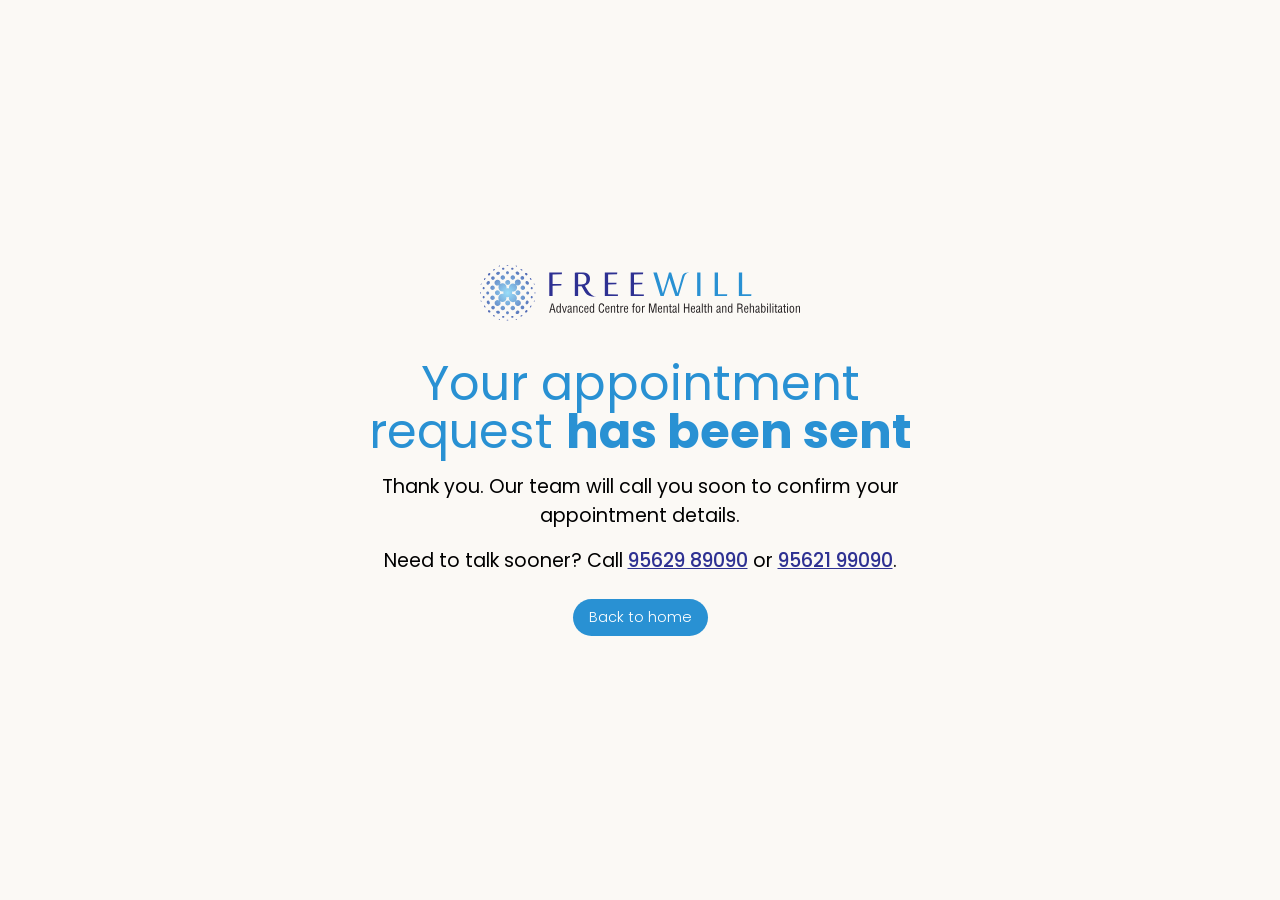
<file: thankyou.html>
<!DOCTYPE html>
<html lang="en">
<head>
    <meta charset="UTF-8">
    <meta name="viewport" content="width=device-width, initial-scale=1.0">
    <title>Thank You | FreeWill Advanced Centre, Tirur</title>
    <meta name="robots" content="noindex, nofollow">
    <link rel="icon" href="assets/icon.png" type="image/png">
    <link rel="preconnect" href="https://fonts.googleapis.com">
    <link rel="preconnect" href="https://fonts.gstatic.com" crossorigin>
    <link rel="stylesheet" href="https://fonts.googleapis.com/css2?family=Poppins:wght@300;400;500;600;700&amp;display=swap">
    <link rel="stylesheet" href="style.css">
</head>
<body class="simplePage">
    <main class="simplePageInner">
        <a href="index.html"><img src="assets/logo-1.svg" alt="FreeWill Advanced Centre for Mental Health and Rehabilitation" class="simpleLogo"></a>
        <h1 class="title primaryText">Your appointment request <span class="titleBold">has been sent</span></h1>
        <p class="para">Thank you. Our team will call you soon to confirm your appointment details.</p>
        <p class="para">Need to talk sooner? Call <a href="tel:+919562989090">95629 89090</a> or <a href="tel:+919562199090">95621 99090</a>.</p>
        <a class="btn primaryBtn appnmntSimpleBtn simpleBtn" href="index.html"><p class="para">Back to home</p></a>
    </main>
</body>
</html>
</file>
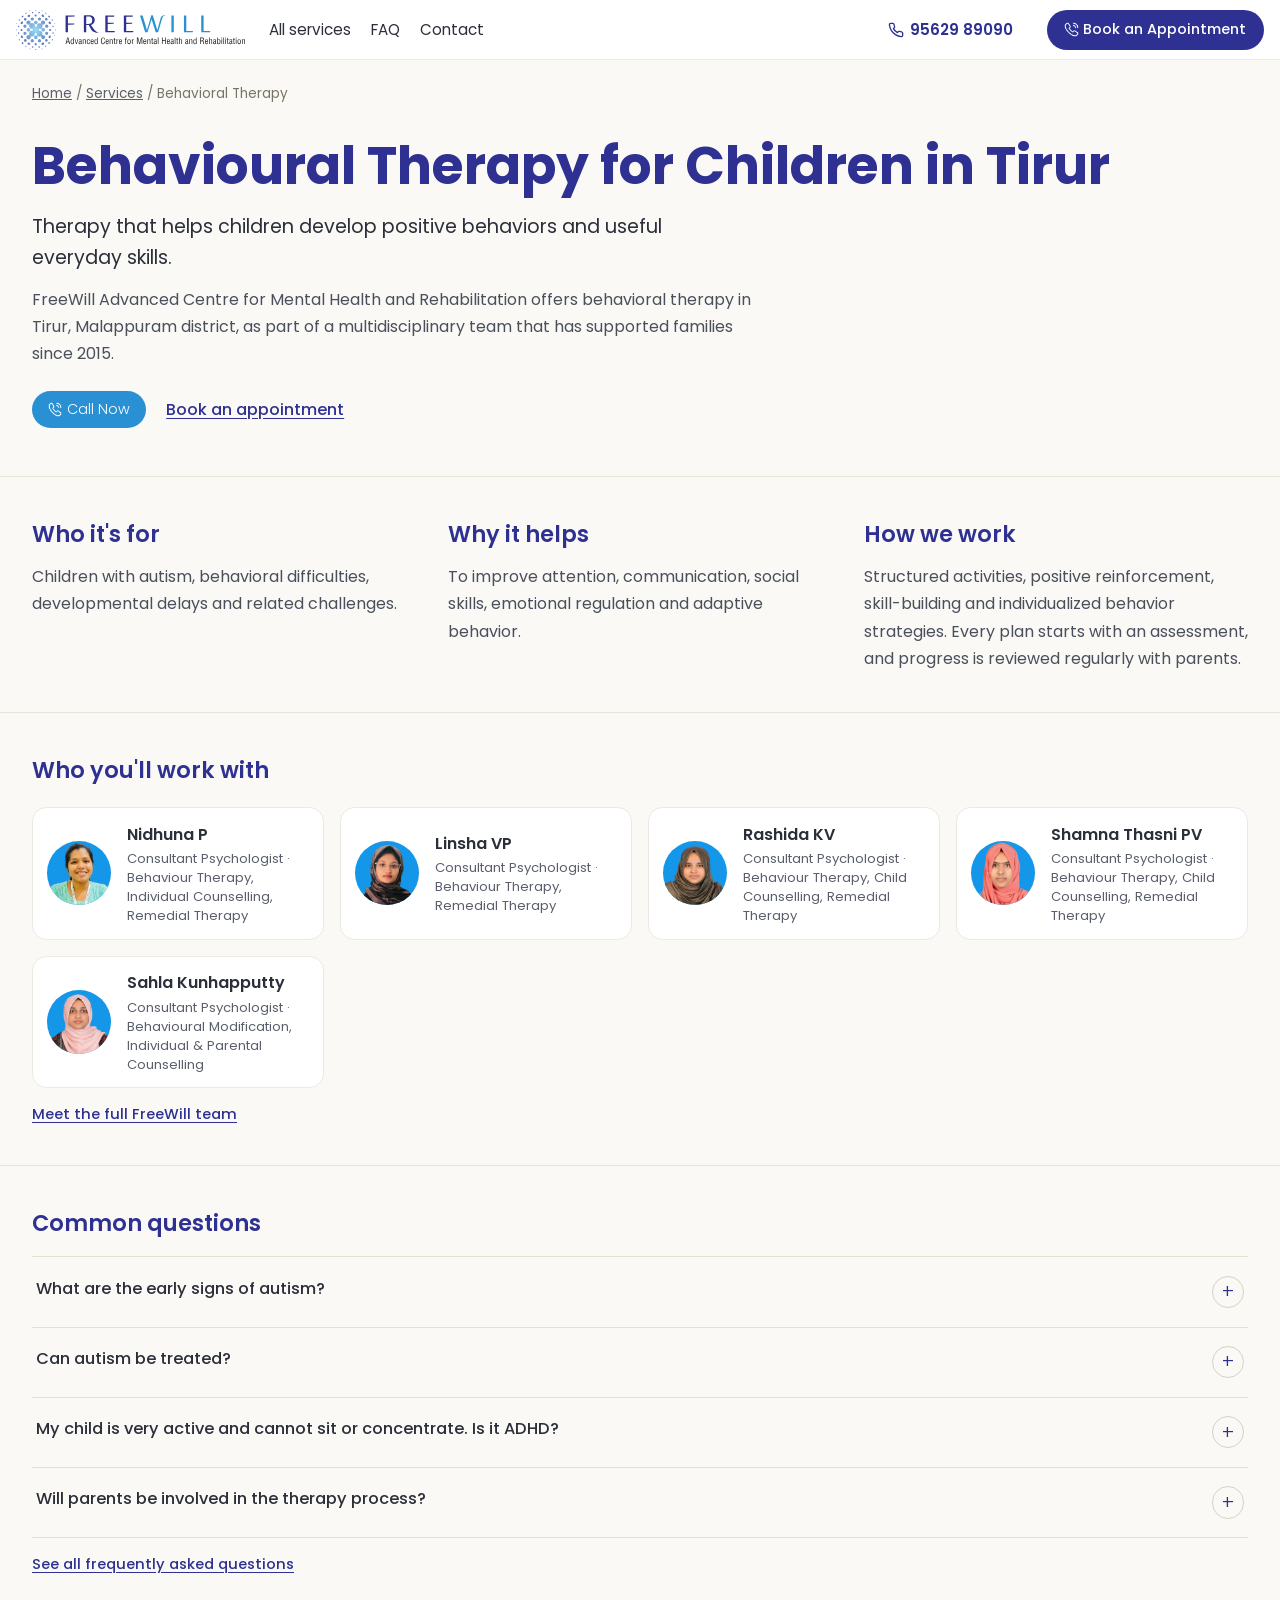
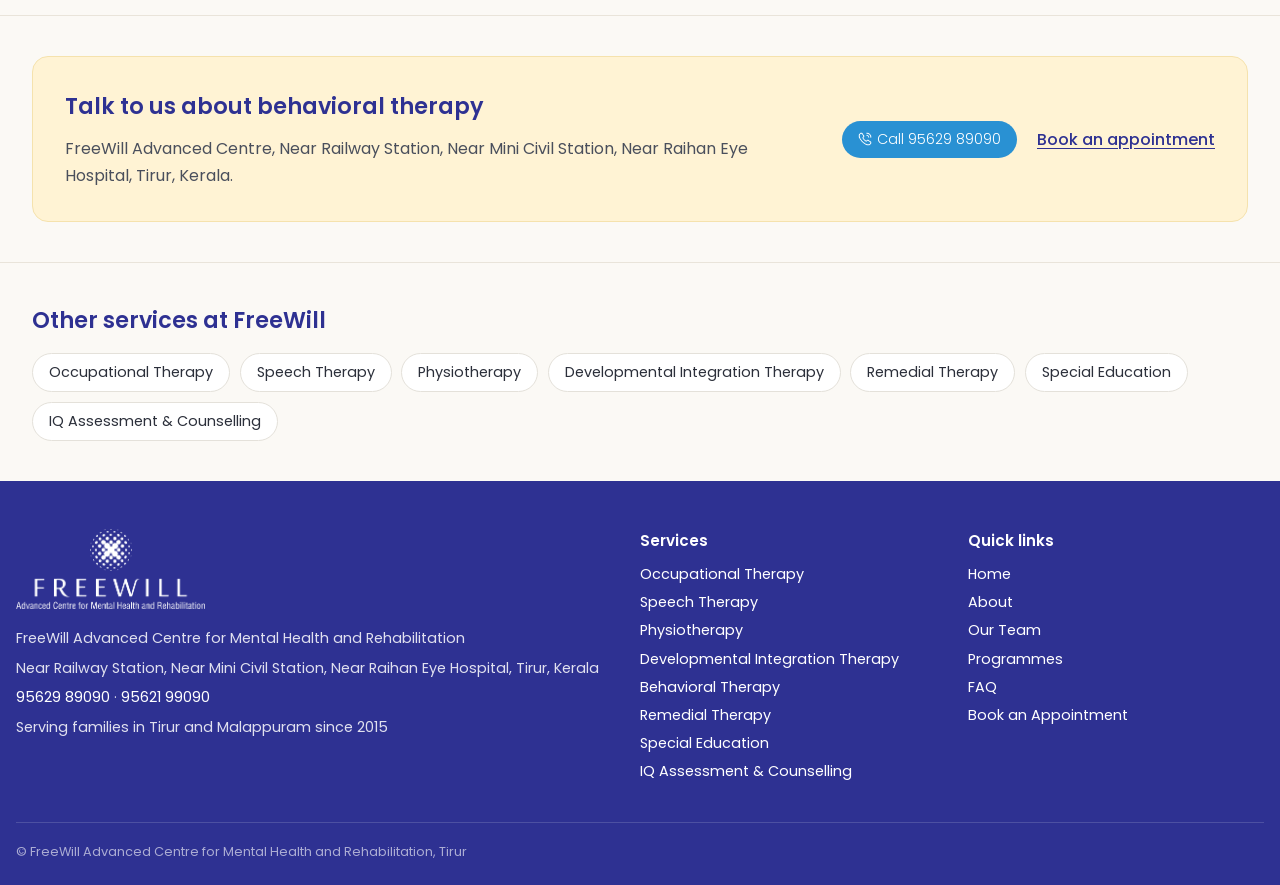
<file: services/behavioral-therapy.html>
<!DOCTYPE html>
<html lang="en">
<head>
    <meta charset="UTF-8">
    <meta name="viewport" content="width=device-width, initial-scale=1.0">
    <title>Behavioural Therapy for Children in Tirur | FreeWill</title>
    <meta name="description" content="Therapy that helps children develop positive behaviors and useful everyday skills. Behavioral Therapy at FreeWill, Tirur. Call 95629 89090.">
    <meta name="robots" content="index, follow, max-image-preview:large">
    <link rel="canonical" href="https://freewillorg.com/services/behavioral-therapy.html">
    <meta name="theme-color" content="#2E3192">

    <meta property="og:type" content="website">
    <meta property="og:site_name" content="FreeWill Advanced Centre for Mental Health &amp; Rehabilitation">
    <meta property="og:locale" content="en_IN">
    <meta property="og:title" content="Behavioural Therapy for Children in Tirur | FreeWill">
    <meta property="og:description" content="Therapy that helps children develop positive behaviors and useful everyday skills. Behavioral Therapy at FreeWill, Tirur. Call 95629 89090.">
    <meta property="og:url" content="https://freewillorg.com/services/behavioral-therapy.html">
    <meta property="og:image" content="https://freewillorg.com/assets/og-image.jpg">
    <meta name="twitter:card" content="summary_large_image">

    <link rel="icon" href="../assets/icon.png" type="image/png">
    <link rel="preconnect" href="https://fonts.googleapis.com">
    <link rel="preconnect" href="https://fonts.gstatic.com" crossorigin>
    <link rel="stylesheet" href="https://fonts.googleapis.com/css2?family=Poppins:wght@300;400;500;600;700;800&amp;display=swap">
    <link rel="stylesheet" href="../style.css">

    <script type="application/ld+json">
{
  "@context": "https://schema.org",
  "@type": "MedicalWebPage",
  "@id": "https://freewillorg.com/services/behavioral-therapy.html",
  "url": "https://freewillorg.com/services/behavioral-therapy.html",
  "name": "Behavioural Therapy for Children in Tirur | FreeWill",
  "description": "Therapy that helps children develop positive behaviors and useful everyday skills. Behavioral Therapy at FreeWill, Tirur. Call 95629 89090.",
  "inLanguage": "en-IN",
  "about": {
    "@type": "MedicalTherapy",
    "name": "Behavioral Therapy"
  },
  "provider": {
    "@id": "https://freewillorg.com/#clinic"
  },
  "isPartOf": {
    "@id": "https://freewillorg.com/#website"
  }
}
    </script>
    <script type="application/ld+json">
{
  "@context": "https://schema.org",
  "@type": "BreadcrumbList",
  "itemListElement": [
    {
      "@type": "ListItem",
      "position": 1,
      "name": "Home",
      "item": "https://freewillorg.com/"
    },
    {
      "@type": "ListItem",
      "position": 2,
      "name": "Services",
      "item": "https://freewillorg.com/#services"
    },
    {
      "@type": "ListItem",
      "position": 3,
      "name": "Behavioral Therapy",
      "item": "https://freewillorg.com/services/behavioral-therapy.html"
    }
  ]
}
    </script>
</head>
<body class="svcPage">

    <header class="svcHeader">
        <div class="svcHeaderInner">
            <a class="logo" href="../index.html"><img class="headerLogo" src="../assets/logo-1.svg" alt="FreeWill Advanced Centre for Mental Health and Rehabilitation, Tirur - home"></a>
            <nav class="svcNav" aria-label="Main">
                <a href="../index.html#services">All services</a>
                <a href="../index.html#faq">FAQ</a>
                <a href="../index.html#contact">Contact</a>
            </nav>
            <a class="headerCall" href="tel:+919562989090"><svg viewBox="0 0 24 24" fill="none" stroke="currentColor" stroke-width="2" stroke-linecap="round" stroke-linejoin="round" aria-hidden="true"><path d="M22 16.92v3a2 2 0 0 1-2.18 2 19.79 19.79 0 0 1-8.63-3.07 19.5 19.5 0 0 1-6-6 19.79 19.79 0 0 1-3.07-8.67A2 2 0 0 1 4.11 2h3a2 2 0 0 1 2 1.72c.13.96.36 1.9.7 2.81a2 2 0 0 1-.45 2.11L8.09 9.91a16 16 0 0 0 6 6l1.27-1.27a2 2 0 0 1 2.11-.45c.91.34 1.85.57 2.81.7A2 2 0 0 1 22 16.92z"/></svg> 95629 89090</a>
            <a class="btn appnmntSimpleBtn headerBtn" href="../index.html#appointment"><img src="../assets/callcalling.png" alt=""><p>Book an Appointment</p></a>
        </div>
    </header>

    <main>
        <nav class="svcCrumbs content" aria-label="Breadcrumb">
            <a href="../index.html">Home</a> <span aria-hidden="true">/</span>
            <a href="../index.html#services">Services</a> <span aria-hidden="true">/</span>
            <span aria-current="page">Behavioral Therapy</span>
        </nav>

        <section class="svcHero content">
            <div class="svcHeroText">
                <h1 class="svcH1">Behavioural Therapy for Children in Tirur</h1>
                <p class="svcLead">Therapy that helps children develop positive behaviors and useful everyday skills.</p>
                <p class="svcText">FreeWill Advanced Centre for Mental Health and Rehabilitation offers behavioral therapy in Tirur, Malappuram district, as part of a multidisciplinary team that has supported families since 2015.</p>
                <div class="svcActions">
                    <a class="btn primaryBtn appnmntSimpleBtn" href="tel:+919562989090"><img src="../assets/callcalling.png" alt=""><p class="para">Call Now</p></a>
                    <a class="svcBook" href="../index.html#appointment">Book an appointment</a>
                </div>
            </div>
        </section>

        <section class="svcSection content">
            <div class="svcFacts">
                <div class="svcFact">
                    <h2 class="svcH2">Who it's for</h2>
                    <p class="svcText">Children with autism, behavioral difficulties, developmental delays and related challenges.</p>
                </div>
                <div class="svcFact">
                    <h2 class="svcH2">Why it helps</h2>
                    <p class="svcText">To improve attention, communication, social skills, emotional regulation and adaptive behavior.</p>
                </div>
                <div class="svcFact">
                    <h2 class="svcH2">How we work</h2>
                    <p class="svcText">Structured activities, positive reinforcement, skill-building and individualized behavior strategies. Every plan starts with an assessment, and progress is reviewed regularly with parents.</p>
                </div>
            </div>
        </section>

        <section class="svcSection content">
            <h2 class="svcH2">Who you'll work with</h2>
            <ul class="svcTeam">
                <li class="svcPerson">
                    <img src="../assets/team8.png" alt="Nidhuna P, Consultant Psychologist at FreeWill" loading="lazy" width="96" height="96">
                    <div>
                        <p class="svcPersonName">Nidhuna P</p>
                        <p class="svcPersonRole">Consultant Psychologist · Behaviour Therapy, Individual Counselling, Remedial Therapy</p>
                    </div>
                </li>
                <li class="svcPerson">
                    <img src="../assets/team9.png" alt="Linsha VP, Consultant Psychologist at FreeWill" loading="lazy" width="96" height="96">
                    <div>
                        <p class="svcPersonName">Linsha VP</p>
                        <p class="svcPersonRole">Consultant Psychologist · Behaviour Therapy, Remedial Therapy</p>
                    </div>
                </li>
                <li class="svcPerson">
                    <img src="../assets/team10.png" alt="Rashida KV, Consultant Psychologist at FreeWill" loading="lazy" width="96" height="96">
                    <div>
                        <p class="svcPersonName">Rashida KV</p>
                        <p class="svcPersonRole">Consultant Psychologist · Behaviour Therapy, Child Counselling, Remedial Therapy</p>
                    </div>
                </li>
                <li class="svcPerson">
                    <img src="../assets/team11.png" alt="Shamna Thasni PV, Consultant Psychologist at FreeWill" loading="lazy" width="96" height="96">
                    <div>
                        <p class="svcPersonName">Shamna Thasni PV</p>
                        <p class="svcPersonRole">Consultant Psychologist · Behaviour Therapy, Child Counselling, Remedial Therapy</p>
                    </div>
                </li>
                <li class="svcPerson">
                    <img src="../assets/team12.png" alt="Sahla Kunhapputty, Consultant Psychologist at FreeWill" loading="lazy" width="96" height="96">
                    <div>
                        <p class="svcPersonName">Sahla Kunhapputty</p>
                        <p class="svcPersonRole">Consultant Psychologist · Behavioural Modification, Individual &amp; Parental Counselling</p>
                    </div>
                </li>
            </ul>
            <p class="svcNote"><a href="../index.html#team">Meet the full FreeWill team</a></p>
        </section>

        <section class="svcSection content">
            <h2 class="svcH2">Common questions</h2>
            <div class="faqList svcFaq">
                <details class="faqItem" name="faq">
                    <summary><span class="faqQ">What are the early signs of autism?</span></summary>
                    <p class="faqA">Possible signs include limited eye contact, delayed speech, reduced response to name, repetitive behaviors, difficulty with social interaction, unusual sensory responses or limited interest in social play. An assessment is needed for proper understanding.</p>
                </details>
                <details class="faqItem" name="faq">
                    <summary><span class="faqQ">Can autism be treated?</span></summary>
                    <p class="faqA">Autism is a neurodevelopmental condition, not an illness that can simply be "cured." However, early and individualized intervention can help children develop communication, social, behavioral, learning and daily living skills.</p>
                </details>
                <details class="faqItem" name="faq">
                    <summary><span class="faqQ">My child is very active and cannot sit or concentrate. Is it ADHD?</span></summary>
                    <p class="faqA">High activity levels or difficulty concentrating do not automatically mean ADHD. A proper developmental assessment is needed to understand the cause.</p>
                </details>
                <details class="faqItem" name="faq">
                    <summary><span class="faqQ">Will parents be involved in the therapy process?</span></summary>
                    <p class="faqA">Yes. Parent involvement is an important part of successful intervention. Therapists can guide parents on activities and strategies that can be continued at home.</p>
                </details>
            </div>
            <p class="svcNote"><a href="../index.html#faq">See all frequently asked questions</a></p>
        </section>

        <section class="svcSection content">
            <div class="svcCta">
                <div>
                    <h2 class="svcH2">Talk to us about behavioral therapy</h2>
                    <p class="svcText">FreeWill Advanced Centre, Near Railway Station, Near Mini Civil Station, Near Raihan Eye Hospital, Tirur, Kerala.</p>
                </div>
                <div class="svcActions">
                    <a class="btn primaryBtn appnmntSimpleBtn" href="tel:+919562989090"><img src="../assets/callcalling.png" alt=""><p class="para">Call 95629 89090</p></a>
                    <a class="svcBook" href="../index.html#appointment">Book an appointment</a>
                </div>
            </div>
        </section>

        <section class="svcSection content">
            <h2 class="svcH2">Other services at FreeWill</h2>
            <ul class="svcOthers">
                <li><a href="occupational-therapy.html">Occupational Therapy</a></li>
                <li><a href="speech-therapy.html">Speech Therapy</a></li>
                <li><a href="physiotherapy.html">Physiotherapy</a></li>
                <li><a href="developmental-integration-therapy.html">Developmental Integration Therapy</a></li>
                <li><a href="remedial-therapy.html">Remedial Therapy</a></li>
                <li><a href="special-education.html">Special Education</a></li>
                <li><a href="iq-assessment-counselling.html">IQ Assessment &amp; Counselling</a></li>
            </ul>
        </section>
    </main>

    <footer>
        <div class="footerInner">
            <div class="footerBrand">
                <div class="footerLogo">
                    <img src="../assets/logoZ.png" alt="FreeWill Advanced Centre for Mental Health and Rehabilitation logo" loading="lazy">
                </div>
                <p>FreeWill Advanced Centre for Mental Health and Rehabilitation</p>
                <p>Near Railway Station, Near Mini Civil Station, Near Raihan Eye Hospital, Tirur, Kerala</p>
                <p><a href="tel:+919562989090">95629 89090</a> &middot; <a href="tel:+919562199090">95621 99090</a></p>
                <p>Serving families in Tirur and Malappuram since 2015</p>
            </div>
            <nav class="footerCol" aria-label="Services">
                <p class="footerHeading">Services</p>
                <ul>
                    <li><a href="occupational-therapy.html">Occupational Therapy</a></li>
                    <li><a href="speech-therapy.html">Speech Therapy</a></li>
                    <li><a href="physiotherapy.html">Physiotherapy</a></li>
                    <li><a href="developmental-integration-therapy.html">Developmental Integration Therapy</a></li>
                    <li><a href="behavioral-therapy.html">Behavioral Therapy</a></li>
                    <li><a href="remedial-therapy.html">Remedial Therapy</a></li>
                    <li><a href="special-education.html">Special Education</a></li>
                    <li><a href="iq-assessment-counselling.html">IQ Assessment &amp; Counselling</a></li>
                </ul>
            </nav>
            <nav class="footerCol" aria-label="Quick links">
                <p class="footerHeading">Quick links</p>
                <ul>
                    <li><a href="../index.html">Home</a></li>
                    <li><a href="../index.html#about">About</a></li>
                    <li><a href="../index.html#team">Our Team</a></li>
                    <li><a href="../index.html#programmes">Programmes</a></li>
                    <li><a href="../index.html#faq">FAQ</a></li>
                    <li><a href="../index.html#appointment">Book an Appointment</a></li>
                </ul>
            </nav>
        </div>
        <p class="footerBottom">&copy; FreeWill Advanced Centre for Mental Health and Rehabilitation, Tirur</p>
    </footer>

    <div class="mobileCallBar">
        <a href="tel:+919562989090">Call Now</a>
        <a href="../index.html#appointment">Book Appointment</a>
    </div>
</body>
</html>
</file>
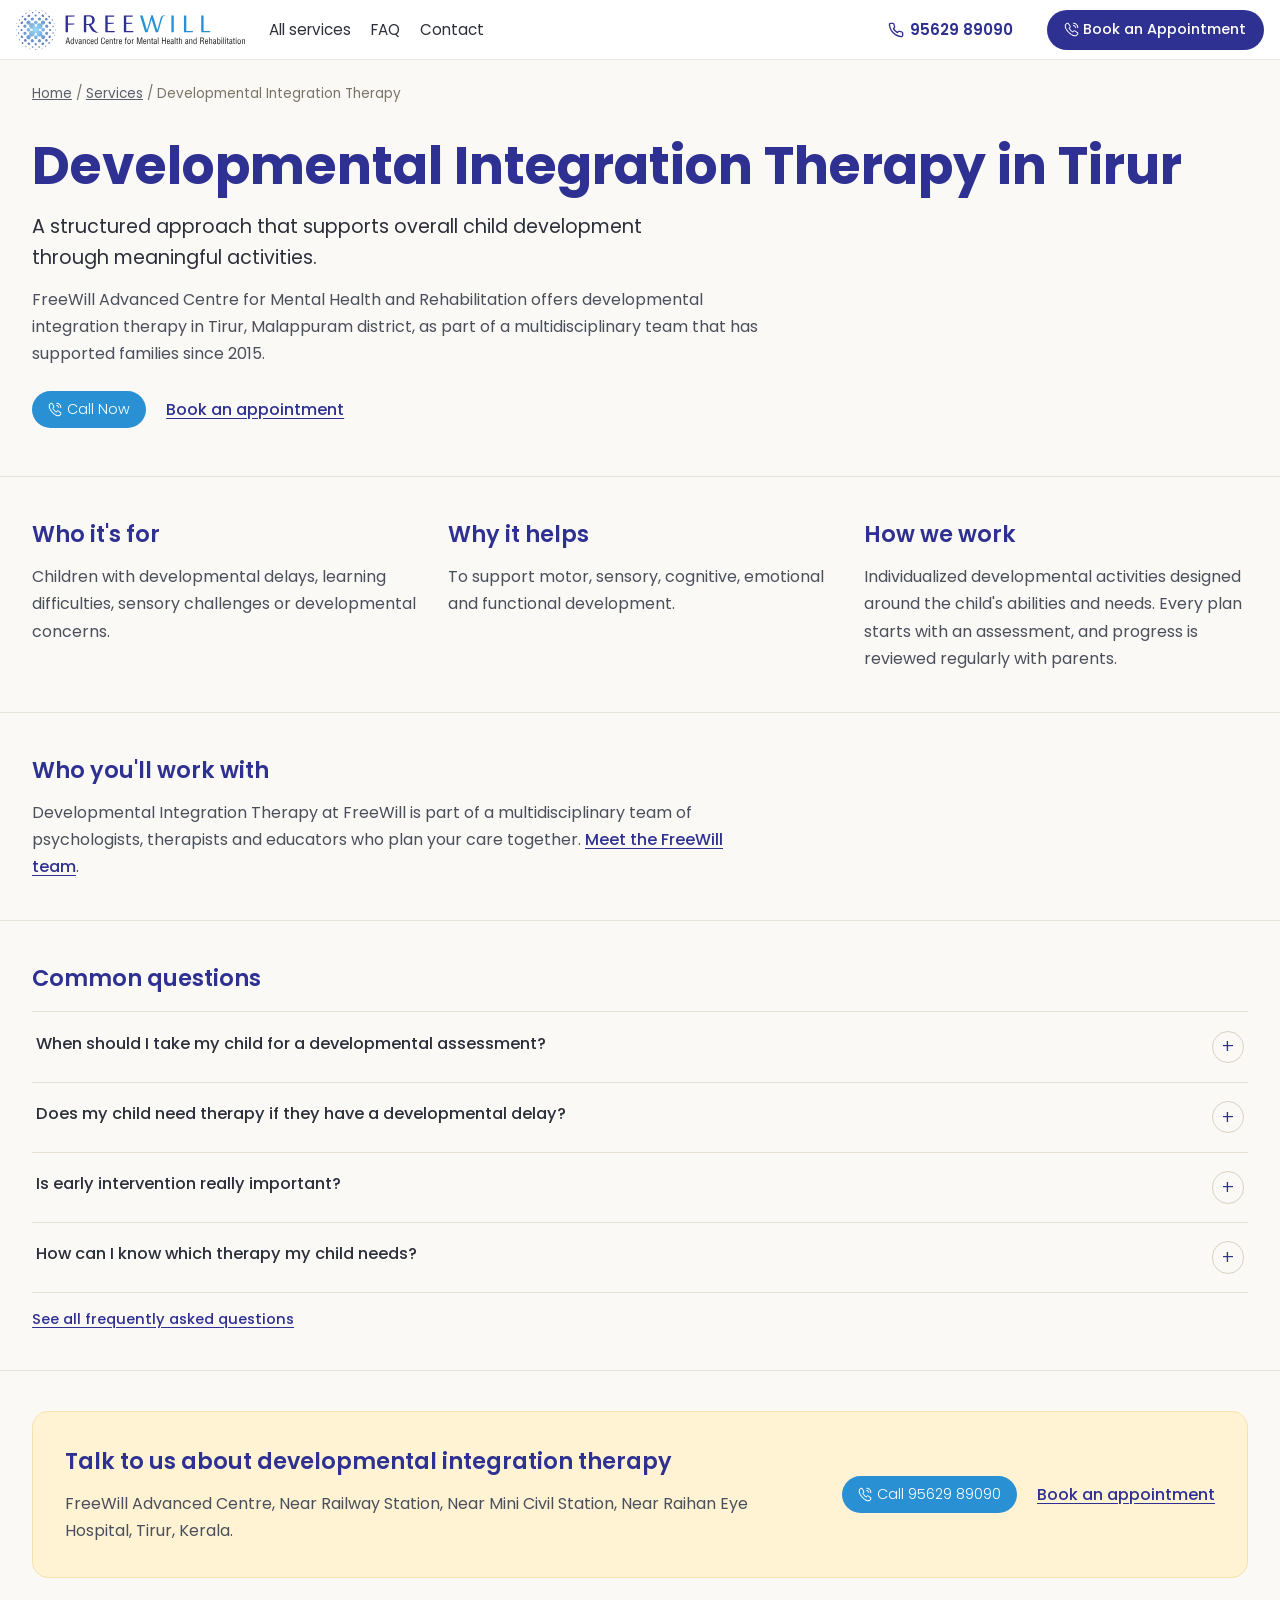
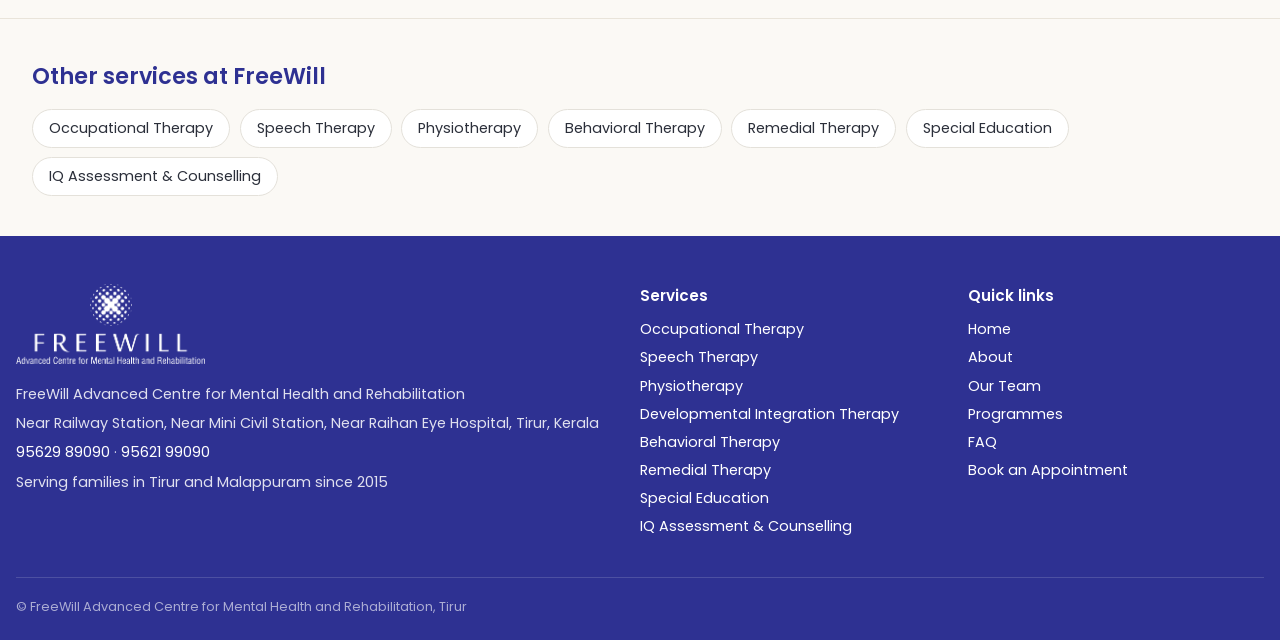
<file: services/developmental-integration-therapy.html>
<!DOCTYPE html>
<html lang="en">
<head>
    <meta charset="UTF-8">
    <meta name="viewport" content="width=device-width, initial-scale=1.0">
    <title>Developmental Integration Therapy in Tirur | FreeWill</title>
    <meta name="description" content="Developmental Integration Therapy in Tirur at FreeWill Advanced Centre for Mental Health and Rehabilitation. Call 95629 89090 or book online.">
    <meta name="robots" content="index, follow, max-image-preview:large">
    <link rel="canonical" href="https://freewillorg.com/services/developmental-integration-therapy.html">
    <meta name="theme-color" content="#2E3192">

    <meta property="og:type" content="website">
    <meta property="og:site_name" content="FreeWill Advanced Centre for Mental Health &amp; Rehabilitation">
    <meta property="og:locale" content="en_IN">
    <meta property="og:title" content="Developmental Integration Therapy in Tirur | FreeWill">
    <meta property="og:description" content="Developmental Integration Therapy in Tirur at FreeWill Advanced Centre for Mental Health and Rehabilitation. Call 95629 89090 or book online.">
    <meta property="og:url" content="https://freewillorg.com/services/developmental-integration-therapy.html">
    <meta property="og:image" content="https://freewillorg.com/assets/og-image.jpg">
    <meta name="twitter:card" content="summary_large_image">

    <link rel="icon" href="../assets/icon.png" type="image/png">
    <link rel="preconnect" href="https://fonts.googleapis.com">
    <link rel="preconnect" href="https://fonts.gstatic.com" crossorigin>
    <link rel="stylesheet" href="https://fonts.googleapis.com/css2?family=Poppins:wght@300;400;500;600;700;800&amp;display=swap">
    <link rel="stylesheet" href="../style.css">

    <script type="application/ld+json">
{
  "@context": "https://schema.org",
  "@type": "MedicalWebPage",
  "@id": "https://freewillorg.com/services/developmental-integration-therapy.html",
  "url": "https://freewillorg.com/services/developmental-integration-therapy.html",
  "name": "Developmental Integration Therapy in Tirur | FreeWill",
  "description": "Developmental Integration Therapy in Tirur at FreeWill Advanced Centre for Mental Health and Rehabilitation. Call 95629 89090 or book online.",
  "inLanguage": "en-IN",
  "about": {
    "@type": "MedicalTherapy",
    "name": "Developmental Integration Therapy"
  },
  "provider": {
    "@id": "https://freewillorg.com/#clinic"
  },
  "isPartOf": {
    "@id": "https://freewillorg.com/#website"
  }
}
    </script>
    <script type="application/ld+json">
{
  "@context": "https://schema.org",
  "@type": "BreadcrumbList",
  "itemListElement": [
    {
      "@type": "ListItem",
      "position": 1,
      "name": "Home",
      "item": "https://freewillorg.com/"
    },
    {
      "@type": "ListItem",
      "position": 2,
      "name": "Services",
      "item": "https://freewillorg.com/#services"
    },
    {
      "@type": "ListItem",
      "position": 3,
      "name": "Developmental Integration Therapy",
      "item": "https://freewillorg.com/services/developmental-integration-therapy.html"
    }
  ]
}
    </script>
</head>
<body class="svcPage">

    <header class="svcHeader">
        <div class="svcHeaderInner">
            <a class="logo" href="../index.html"><img class="headerLogo" src="../assets/logo-1.svg" alt="FreeWill Advanced Centre for Mental Health and Rehabilitation, Tirur - home"></a>
            <nav class="svcNav" aria-label="Main">
                <a href="../index.html#services">All services</a>
                <a href="../index.html#faq">FAQ</a>
                <a href="../index.html#contact">Contact</a>
            </nav>
            <a class="headerCall" href="tel:+919562989090"><svg viewBox="0 0 24 24" fill="none" stroke="currentColor" stroke-width="2" stroke-linecap="round" stroke-linejoin="round" aria-hidden="true"><path d="M22 16.92v3a2 2 0 0 1-2.18 2 19.79 19.79 0 0 1-8.63-3.07 19.5 19.5 0 0 1-6-6 19.79 19.79 0 0 1-3.07-8.67A2 2 0 0 1 4.11 2h3a2 2 0 0 1 2 1.72c.13.96.36 1.9.7 2.81a2 2 0 0 1-.45 2.11L8.09 9.91a16 16 0 0 0 6 6l1.27-1.27a2 2 0 0 1 2.11-.45c.91.34 1.85.57 2.81.7A2 2 0 0 1 22 16.92z"/></svg> 95629 89090</a>
            <a class="btn appnmntSimpleBtn headerBtn" href="../index.html#appointment"><img src="../assets/callcalling.png" alt=""><p>Book an Appointment</p></a>
        </div>
    </header>

    <main>
        <nav class="svcCrumbs content" aria-label="Breadcrumb">
            <a href="../index.html">Home</a> <span aria-hidden="true">/</span>
            <a href="../index.html#services">Services</a> <span aria-hidden="true">/</span>
            <span aria-current="page">Developmental Integration Therapy</span>
        </nav>

        <section class="svcHero content">
            <div class="svcHeroText">
                <h1 class="svcH1">Developmental Integration Therapy in Tirur</h1>
                <p class="svcLead">A structured approach that supports overall child development through meaningful activities.</p>
                <p class="svcText">FreeWill Advanced Centre for Mental Health and Rehabilitation offers developmental integration therapy in Tirur, Malappuram district, as part of a multidisciplinary team that has supported families since 2015.</p>
                <div class="svcActions">
                    <a class="btn primaryBtn appnmntSimpleBtn" href="tel:+919562989090"><img src="../assets/callcalling.png" alt=""><p class="para">Call Now</p></a>
                    <a class="svcBook" href="../index.html#appointment">Book an appointment</a>
                </div>
            </div>
        </section>

        <section class="svcSection content">
            <div class="svcFacts">
                <div class="svcFact">
                    <h2 class="svcH2">Who it's for</h2>
                    <p class="svcText">Children with developmental delays, learning difficulties, sensory challenges or developmental concerns.</p>
                </div>
                <div class="svcFact">
                    <h2 class="svcH2">Why it helps</h2>
                    <p class="svcText">To support motor, sensory, cognitive, emotional and functional development.</p>
                </div>
                <div class="svcFact">
                    <h2 class="svcH2">How we work</h2>
                    <p class="svcText">Individualized developmental activities designed around the child's abilities and needs. Every plan starts with an assessment, and progress is reviewed regularly with parents.</p>
                </div>
            </div>
        </section>

        <section class="svcSection content">
            <h2 class="svcH2">Who you'll work with</h2>
            <p class="svcText">Developmental Integration Therapy at FreeWill is part of a multidisciplinary team of psychologists, therapists and educators who plan your care together. <a href="../index.html#team">Meet the FreeWill team</a>.</p>
        </section>

        <section class="svcSection content">
            <h2 class="svcH2">Common questions</h2>
            <div class="faqList svcFaq">
                <details class="faqItem" name="faq">
                    <summary><span class="faqQ">When should I take my child for a developmental assessment?</span></summary>
                    <p class="faqA">If you notice delays in speech, movement, learning, attention, social interaction, play or daily activities, it is better to seek an assessment early rather than wait.</p>
                </details>
                <details class="faqItem" name="faq">
                    <summary><span class="faqQ">Does my child need therapy if they have a developmental delay?</span></summary>
                    <p class="faqA">Therapy may help your child develop important skills and become more independent. The type and frequency of therapy depend on the child's individual needs.</p>
                </details>
                <details class="faqItem" name="faq">
                    <summary><span class="faqQ">Is early intervention really important?</span></summary>
                    <p class="faqA">Yes. Identifying developmental difficulties early allows appropriate support to begin sooner and gives the child more opportunities to develop important skills.</p>
                </details>
                <details class="faqItem" name="faq">
                    <summary><span class="faqQ">How can I know which therapy my child needs?</span></summary>
                    <p class="faqA">You do not have to decide this yourself. A professional assessment can help identify your child's strengths, difficulties and appropriate therapy needs.</p>
                </details>
            </div>
            <p class="svcNote"><a href="../index.html#faq">See all frequently asked questions</a></p>
        </section>

        <section class="svcSection content">
            <div class="svcCta">
                <div>
                    <h2 class="svcH2">Talk to us about developmental integration therapy</h2>
                    <p class="svcText">FreeWill Advanced Centre, Near Railway Station, Near Mini Civil Station, Near Raihan Eye Hospital, Tirur, Kerala.</p>
                </div>
                <div class="svcActions">
                    <a class="btn primaryBtn appnmntSimpleBtn" href="tel:+919562989090"><img src="../assets/callcalling.png" alt=""><p class="para">Call 95629 89090</p></a>
                    <a class="svcBook" href="../index.html#appointment">Book an appointment</a>
                </div>
            </div>
        </section>

        <section class="svcSection content">
            <h2 class="svcH2">Other services at FreeWill</h2>
            <ul class="svcOthers">
                <li><a href="occupational-therapy.html">Occupational Therapy</a></li>
                <li><a href="speech-therapy.html">Speech Therapy</a></li>
                <li><a href="physiotherapy.html">Physiotherapy</a></li>
                <li><a href="behavioral-therapy.html">Behavioral Therapy</a></li>
                <li><a href="remedial-therapy.html">Remedial Therapy</a></li>
                <li><a href="special-education.html">Special Education</a></li>
                <li><a href="iq-assessment-counselling.html">IQ Assessment &amp; Counselling</a></li>
            </ul>
        </section>
    </main>

    <footer>
        <div class="footerInner">
            <div class="footerBrand">
                <div class="footerLogo">
                    <img src="../assets/logoZ.png" alt="FreeWill Advanced Centre for Mental Health and Rehabilitation logo" loading="lazy">
                </div>
                <p>FreeWill Advanced Centre for Mental Health and Rehabilitation</p>
                <p>Near Railway Station, Near Mini Civil Station, Near Raihan Eye Hospital, Tirur, Kerala</p>
                <p><a href="tel:+919562989090">95629 89090</a> &middot; <a href="tel:+919562199090">95621 99090</a></p>
                <p>Serving families in Tirur and Malappuram since 2015</p>
            </div>
            <nav class="footerCol" aria-label="Services">
                <p class="footerHeading">Services</p>
                <ul>
                    <li><a href="occupational-therapy.html">Occupational Therapy</a></li>
                    <li><a href="speech-therapy.html">Speech Therapy</a></li>
                    <li><a href="physiotherapy.html">Physiotherapy</a></li>
                    <li><a href="developmental-integration-therapy.html">Developmental Integration Therapy</a></li>
                    <li><a href="behavioral-therapy.html">Behavioral Therapy</a></li>
                    <li><a href="remedial-therapy.html">Remedial Therapy</a></li>
                    <li><a href="special-education.html">Special Education</a></li>
                    <li><a href="iq-assessment-counselling.html">IQ Assessment &amp; Counselling</a></li>
                </ul>
            </nav>
            <nav class="footerCol" aria-label="Quick links">
                <p class="footerHeading">Quick links</p>
                <ul>
                    <li><a href="../index.html">Home</a></li>
                    <li><a href="../index.html#about">About</a></li>
                    <li><a href="../index.html#team">Our Team</a></li>
                    <li><a href="../index.html#programmes">Programmes</a></li>
                    <li><a href="../index.html#faq">FAQ</a></li>
                    <li><a href="../index.html#appointment">Book an Appointment</a></li>
                </ul>
            </nav>
        </div>
        <p class="footerBottom">&copy; FreeWill Advanced Centre for Mental Health and Rehabilitation, Tirur</p>
    </footer>

    <div class="mobileCallBar">
        <a href="tel:+919562989090">Call Now</a>
        <a href="../index.html#appointment">Book Appointment</a>
    </div>
</body>
</html>
</file>
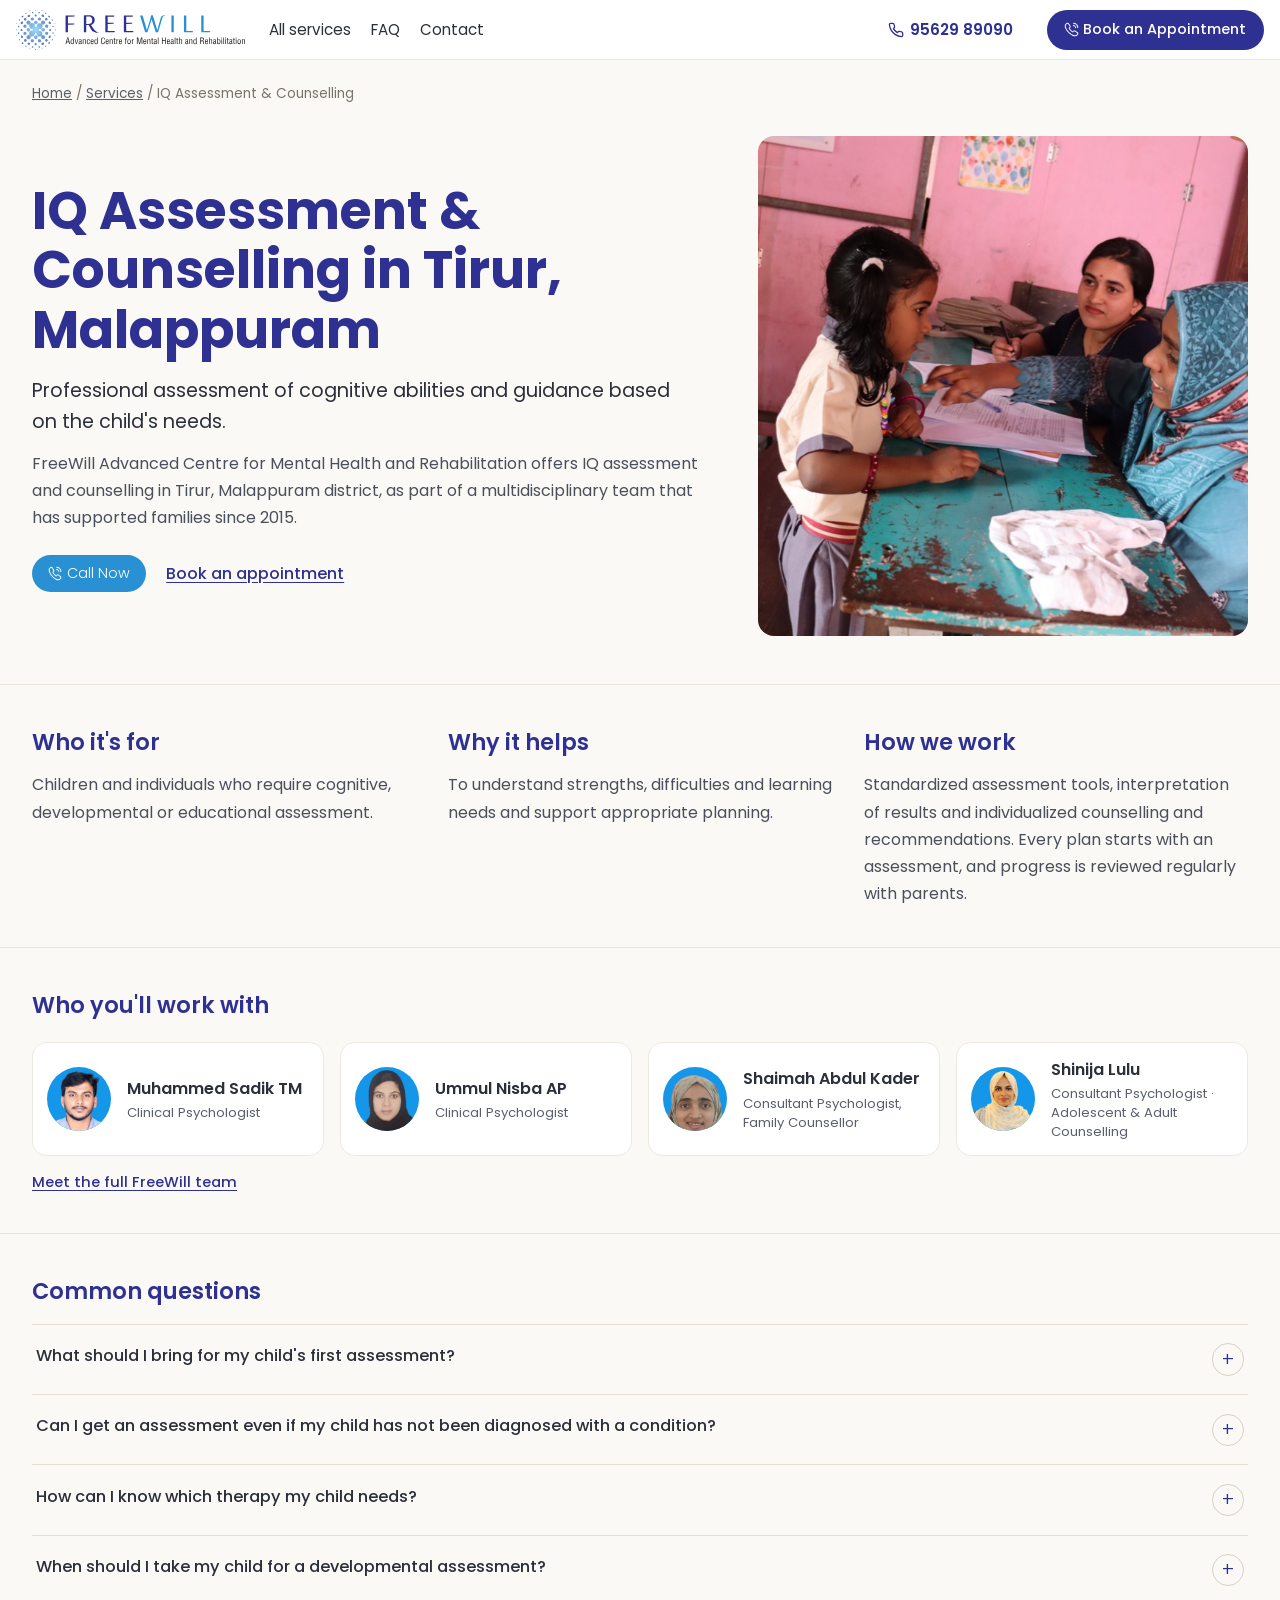
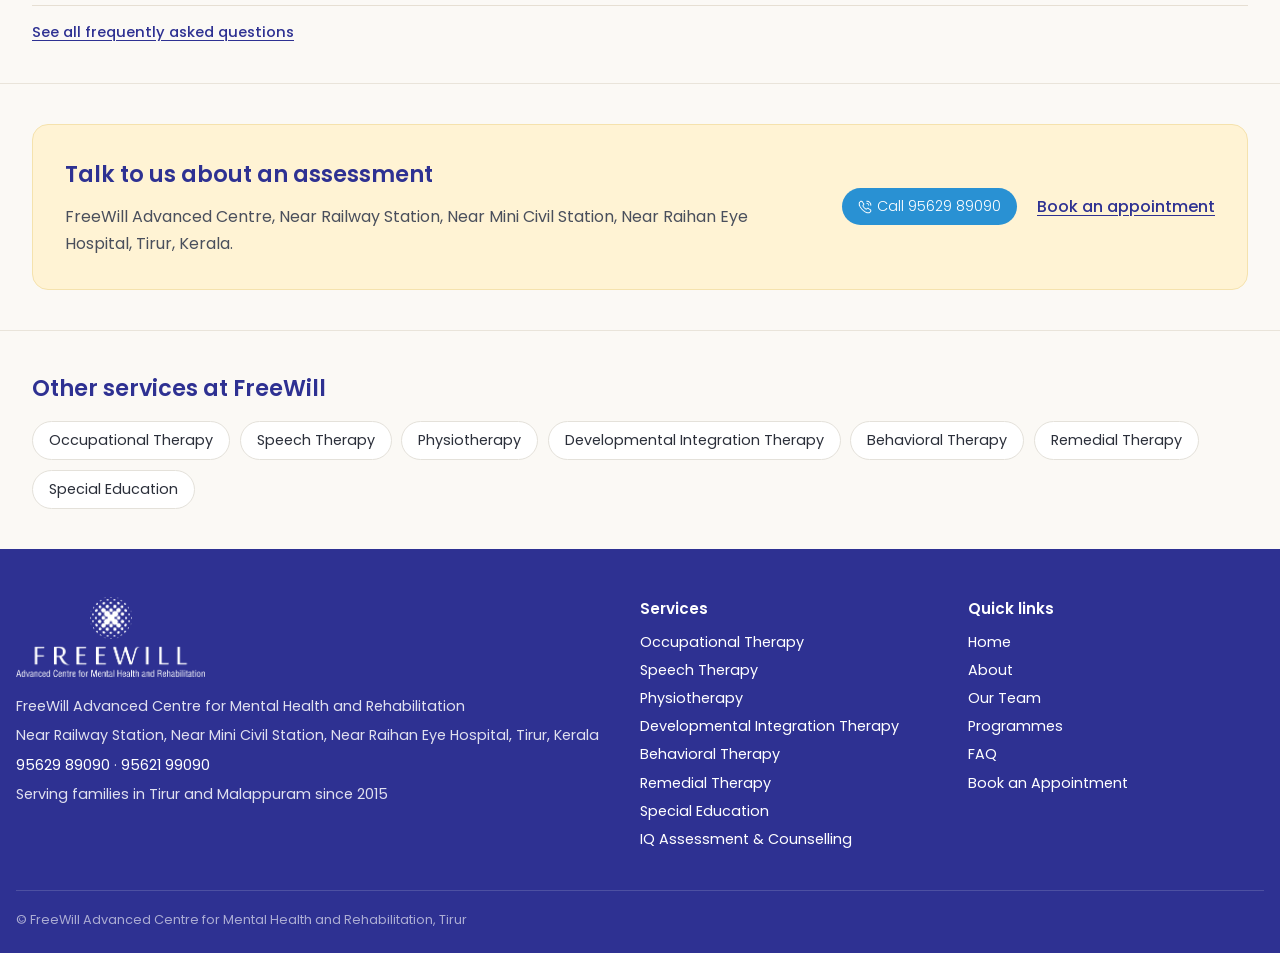
<file: services/iq-assessment-counselling.html>
<!DOCTYPE html>
<html lang="en">
<head>
    <meta charset="UTF-8">
    <meta name="viewport" content="width=device-width, initial-scale=1.0">
    <title>IQ Assessment &amp; Counselling in Tirur, Malappuram | FreeWill</title>
    <meta name="description" content="Professional assessment of cognitive abilities and guidance based on the child&#x27;s needs. IQ Assessment &amp; Counselling at FreeWill, Tirur. Call 95629 89090.">
    <meta name="robots" content="index, follow, max-image-preview:large">
    <link rel="canonical" href="https://freewillorg.com/services/iq-assessment-counselling.html">
    <meta name="theme-color" content="#2E3192">

    <meta property="og:type" content="website">
    <meta property="og:site_name" content="FreeWill Advanced Centre for Mental Health &amp; Rehabilitation">
    <meta property="og:locale" content="en_IN">
    <meta property="og:title" content="IQ Assessment &amp; Counselling in Tirur, Malappuram | FreeWill">
    <meta property="og:description" content="Professional assessment of cognitive abilities and guidance based on the child&#x27;s needs. IQ Assessment &amp; Counselling at FreeWill, Tirur. Call 95629 89090.">
    <meta property="og:url" content="https://freewillorg.com/services/iq-assessment-counselling.html">
    <meta property="og:image" content="https://freewillorg.com/assets/service-assessment.jpg">
    <meta name="twitter:card" content="summary_large_image">

    <link rel="icon" href="../assets/icon.png" type="image/png">
    <link rel="preconnect" href="https://fonts.googleapis.com">
    <link rel="preconnect" href="https://fonts.gstatic.com" crossorigin>
    <link rel="stylesheet" href="https://fonts.googleapis.com/css2?family=Poppins:wght@300;400;500;600;700;800&amp;display=swap">
    <link rel="stylesheet" href="../style.css">

    <script type="application/ld+json">
{
  "@context": "https://schema.org",
  "@type": "MedicalWebPage",
  "@id": "https://freewillorg.com/services/iq-assessment-counselling.html",
  "url": "https://freewillorg.com/services/iq-assessment-counselling.html",
  "name": "IQ Assessment & Counselling in Tirur, Malappuram | FreeWill",
  "description": "Professional assessment of cognitive abilities and guidance based on the child's needs. IQ Assessment & Counselling at FreeWill, Tirur. Call 95629 89090.",
  "inLanguage": "en-IN",
  "about": {
    "@type": "MedicalTherapy",
    "name": "IQ Assessment & Counselling"
  },
  "provider": {
    "@id": "https://freewillorg.com/#clinic"
  },
  "isPartOf": {
    "@id": "https://freewillorg.com/#website"
  }
}
    </script>
    <script type="application/ld+json">
{
  "@context": "https://schema.org",
  "@type": "BreadcrumbList",
  "itemListElement": [
    {
      "@type": "ListItem",
      "position": 1,
      "name": "Home",
      "item": "https://freewillorg.com/"
    },
    {
      "@type": "ListItem",
      "position": 2,
      "name": "Services",
      "item": "https://freewillorg.com/#services"
    },
    {
      "@type": "ListItem",
      "position": 3,
      "name": "IQ Assessment & Counselling",
      "item": "https://freewillorg.com/services/iq-assessment-counselling.html"
    }
  ]
}
    </script>
</head>
<body class="svcPage">

    <header class="svcHeader">
        <div class="svcHeaderInner">
            <a class="logo" href="../index.html"><img class="headerLogo" src="../assets/logo-1.svg" alt="FreeWill Advanced Centre for Mental Health and Rehabilitation, Tirur - home"></a>
            <nav class="svcNav" aria-label="Main">
                <a href="../index.html#services">All services</a>
                <a href="../index.html#faq">FAQ</a>
                <a href="../index.html#contact">Contact</a>
            </nav>
            <a class="headerCall" href="tel:+919562989090"><svg viewBox="0 0 24 24" fill="none" stroke="currentColor" stroke-width="2" stroke-linecap="round" stroke-linejoin="round" aria-hidden="true"><path d="M22 16.92v3a2 2 0 0 1-2.18 2 19.79 19.79 0 0 1-8.63-3.07 19.5 19.5 0 0 1-6-6 19.79 19.79 0 0 1-3.07-8.67A2 2 0 0 1 4.11 2h3a2 2 0 0 1 2 1.72c.13.96.36 1.9.7 2.81a2 2 0 0 1-.45 2.11L8.09 9.91a16 16 0 0 0 6 6l1.27-1.27a2 2 0 0 1 2.11-.45c.91.34 1.85.57 2.81.7A2 2 0 0 1 22 16.92z"/></svg> 95629 89090</a>
            <a class="btn appnmntSimpleBtn headerBtn" href="../index.html#appointment"><img src="../assets/callcalling.png" alt=""><p>Book an Appointment</p></a>
        </div>
    </header>

    <main>
        <nav class="svcCrumbs content" aria-label="Breadcrumb">
            <a href="../index.html">Home</a> <span aria-hidden="true">/</span>
            <a href="../index.html#services">Services</a> <span aria-hidden="true">/</span>
            <span aria-current="page">IQ Assessment &amp; Counselling</span>
        </nav>

        <section class="svcHero content svcHero--photo">
            <div class="svcHeroText">
                <h1 class="svcH1">IQ Assessment &amp; Counselling in Tirur, Malappuram</h1>
                <p class="svcLead">Professional assessment of cognitive abilities and guidance based on the child's needs.</p>
                <p class="svcText">FreeWill Advanced Centre for Mental Health and Rehabilitation offers IQ assessment and counselling in Tirur, Malappuram district, as part of a multidisciplinary team that has supported families since 2015.</p>
                <div class="svcActions">
                    <a class="btn primaryBtn appnmntSimpleBtn" href="tel:+919562989090"><img src="../assets/callcalling.png" alt=""><p class="para">Call Now</p></a>
                    <a class="svcBook" href="../index.html#appointment">Book an appointment</a>
                </div>
            </div>
            <figure class="svcHeroPhoto">
                <img src="../assets/service-assessment.jpg" alt="A FreeWill professional meeting with a child and parent" width="800" height="500" fetchpriority="high">
            </figure>
        </section>

        <section class="svcSection content">
            <div class="svcFacts">
                <div class="svcFact">
                    <h2 class="svcH2">Who it's for</h2>
                    <p class="svcText">Children and individuals who require cognitive, developmental or educational assessment.</p>
                </div>
                <div class="svcFact">
                    <h2 class="svcH2">Why it helps</h2>
                    <p class="svcText">To understand strengths, difficulties and learning needs and support appropriate planning.</p>
                </div>
                <div class="svcFact">
                    <h2 class="svcH2">How we work</h2>
                    <p class="svcText">Standardized assessment tools, interpretation of results and individualized counselling and recommendations. Every plan starts with an assessment, and progress is reviewed regularly with parents.</p>
                </div>
            </div>
        </section>

        <section class="svcSection content">
            <h2 class="svcH2">Who you'll work with</h2>
            <ul class="svcTeam">
                <li class="svcPerson">
                    <img src="../assets/team5.png" alt="Muhammed Sadik TM, Clinical Psychologist at FreeWill" loading="lazy" width="96" height="96">
                    <div>
                        <p class="svcPersonName">Muhammed Sadik TM</p>
                        <p class="svcPersonRole">Clinical Psychologist</p>
                    </div>
                </li>
                <li class="svcPerson">
                    <img src="../assets/team16.png" alt="Ummul Nisba AP, Clinical Psychologist at FreeWill" loading="lazy" width="96" height="96">
                    <div>
                        <p class="svcPersonName">Ummul Nisba AP</p>
                        <p class="svcPersonRole">Clinical Psychologist</p>
                    </div>
                </li>
                <li class="svcPerson">
                    <img src="../assets/team6.png" alt="Shaimah Abdul Kader, Consultant Psychologist, Family Counsellor at FreeWill" loading="lazy" width="96" height="96">
                    <div>
                        <p class="svcPersonName">Shaimah Abdul Kader</p>
                        <p class="svcPersonRole">Consultant Psychologist, Family Counsellor</p>
                    </div>
                </li>
                <li class="svcPerson">
                    <img src="../assets/team7.png" alt="Shinija Lulu, Consultant Psychologist at FreeWill" loading="lazy" width="96" height="96">
                    <div>
                        <p class="svcPersonName">Shinija Lulu</p>
                        <p class="svcPersonRole">Consultant Psychologist · Adolescent &amp; Adult Counselling</p>
                    </div>
                </li>
            </ul>
            <p class="svcNote"><a href="../index.html#team">Meet the full FreeWill team</a></p>
        </section>

        <section class="svcSection content">
            <h2 class="svcH2">Common questions</h2>
            <div class="faqList svcFaq">
                <details class="faqItem" name="faq">
                    <summary><span class="faqQ">What should I bring for my child's first assessment?</span></summary>
                    <p class="faqA">Bring any previous medical or therapy reports, school records or assessment reports if available. Most importantly, share your concerns and observations about your child's development.</p>
                </details>
                <details class="faqItem" name="faq">
                    <summary><span class="faqQ">Can I get an assessment even if my child has not been diagnosed with a condition?</span></summary>
                    <p class="faqA">Yes. You do not need to have a diagnosis before seeking an assessment. Developmental concerns themselves are a valid reason to seek professional guidance.</p>
                </details>
                <details class="faqItem" name="faq">
                    <summary><span class="faqQ">How can I know which therapy my child needs?</span></summary>
                    <p class="faqA">You do not have to decide this yourself. A professional assessment can help identify your child's strengths, difficulties and appropriate therapy needs.</p>
                </details>
                <details class="faqItem" name="faq">
                    <summary><span class="faqQ">When should I take my child for a developmental assessment?</span></summary>
                    <p class="faqA">If you notice delays in speech, movement, learning, attention, social interaction, play or daily activities, it is better to seek an assessment early rather than wait.</p>
                </details>
            </div>
            <p class="svcNote"><a href="../index.html#faq">See all frequently asked questions</a></p>
        </section>

        <section class="svcSection content">
            <div class="svcCta">
                <div>
                    <h2 class="svcH2">Talk to us about an assessment</h2>
                    <p class="svcText">FreeWill Advanced Centre, Near Railway Station, Near Mini Civil Station, Near Raihan Eye Hospital, Tirur, Kerala.</p>
                </div>
                <div class="svcActions">
                    <a class="btn primaryBtn appnmntSimpleBtn" href="tel:+919562989090"><img src="../assets/callcalling.png" alt=""><p class="para">Call 95629 89090</p></a>
                    <a class="svcBook" href="../index.html#appointment">Book an appointment</a>
                </div>
            </div>
        </section>

        <section class="svcSection content">
            <h2 class="svcH2">Other services at FreeWill</h2>
            <ul class="svcOthers">
                <li><a href="occupational-therapy.html">Occupational Therapy</a></li>
                <li><a href="speech-therapy.html">Speech Therapy</a></li>
                <li><a href="physiotherapy.html">Physiotherapy</a></li>
                <li><a href="developmental-integration-therapy.html">Developmental Integration Therapy</a></li>
                <li><a href="behavioral-therapy.html">Behavioral Therapy</a></li>
                <li><a href="remedial-therapy.html">Remedial Therapy</a></li>
                <li><a href="special-education.html">Special Education</a></li>
            </ul>
        </section>
    </main>

    <footer>
        <div class="footerInner">
            <div class="footerBrand">
                <div class="footerLogo">
                    <img src="../assets/logoZ.png" alt="FreeWill Advanced Centre for Mental Health and Rehabilitation logo" loading="lazy">
                </div>
                <p>FreeWill Advanced Centre for Mental Health and Rehabilitation</p>
                <p>Near Railway Station, Near Mini Civil Station, Near Raihan Eye Hospital, Tirur, Kerala</p>
                <p><a href="tel:+919562989090">95629 89090</a> &middot; <a href="tel:+919562199090">95621 99090</a></p>
                <p>Serving families in Tirur and Malappuram since 2015</p>
            </div>
            <nav class="footerCol" aria-label="Services">
                <p class="footerHeading">Services</p>
                <ul>
                    <li><a href="occupational-therapy.html">Occupational Therapy</a></li>
                    <li><a href="speech-therapy.html">Speech Therapy</a></li>
                    <li><a href="physiotherapy.html">Physiotherapy</a></li>
                    <li><a href="developmental-integration-therapy.html">Developmental Integration Therapy</a></li>
                    <li><a href="behavioral-therapy.html">Behavioral Therapy</a></li>
                    <li><a href="remedial-therapy.html">Remedial Therapy</a></li>
                    <li><a href="special-education.html">Special Education</a></li>
                    <li><a href="iq-assessment-counselling.html">IQ Assessment &amp; Counselling</a></li>
                </ul>
            </nav>
            <nav class="footerCol" aria-label="Quick links">
                <p class="footerHeading">Quick links</p>
                <ul>
                    <li><a href="../index.html">Home</a></li>
                    <li><a href="../index.html#about">About</a></li>
                    <li><a href="../index.html#team">Our Team</a></li>
                    <li><a href="../index.html#programmes">Programmes</a></li>
                    <li><a href="../index.html#faq">FAQ</a></li>
                    <li><a href="../index.html#appointment">Book an Appointment</a></li>
                </ul>
            </nav>
        </div>
        <p class="footerBottom">&copy; FreeWill Advanced Centre for Mental Health and Rehabilitation, Tirur</p>
    </footer>

    <div class="mobileCallBar">
        <a href="tel:+919562989090">Call Now</a>
        <a href="../index.html#appointment">Book Appointment</a>
    </div>
</body>
</html>
</file>
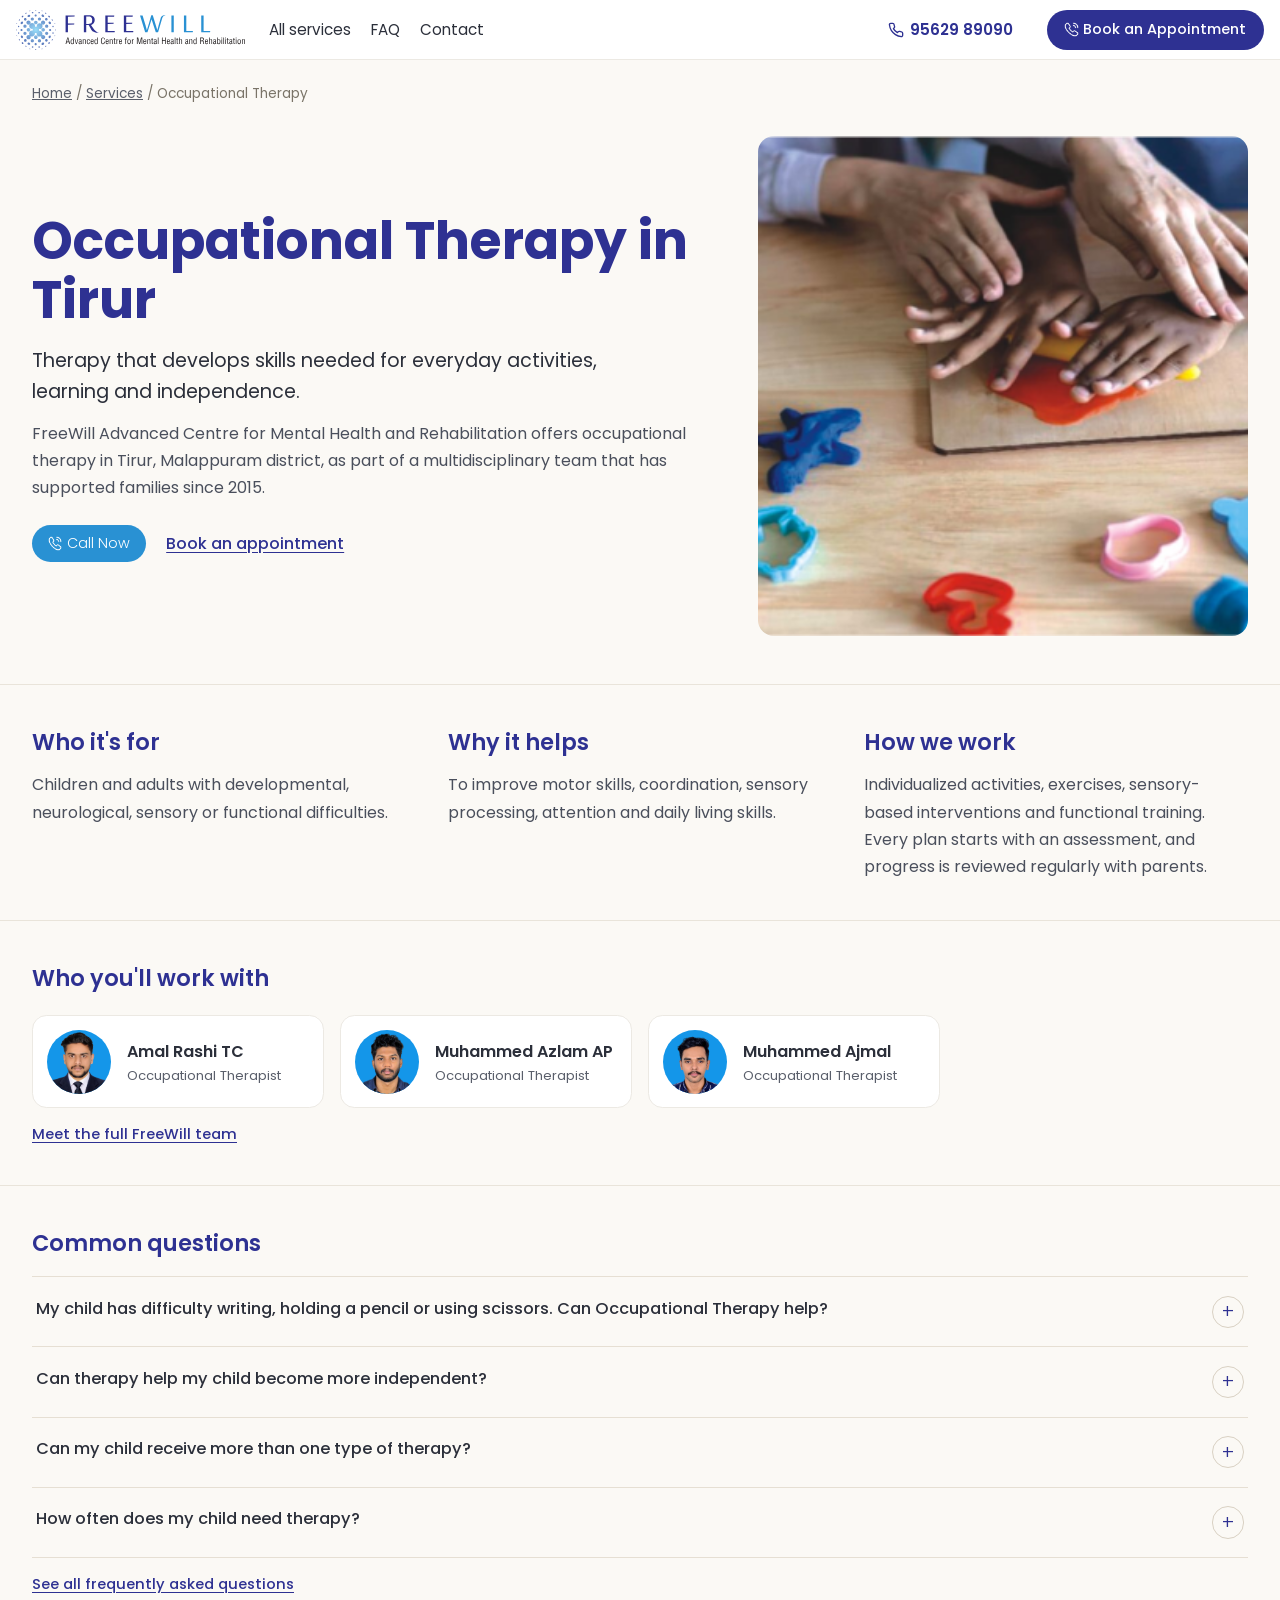
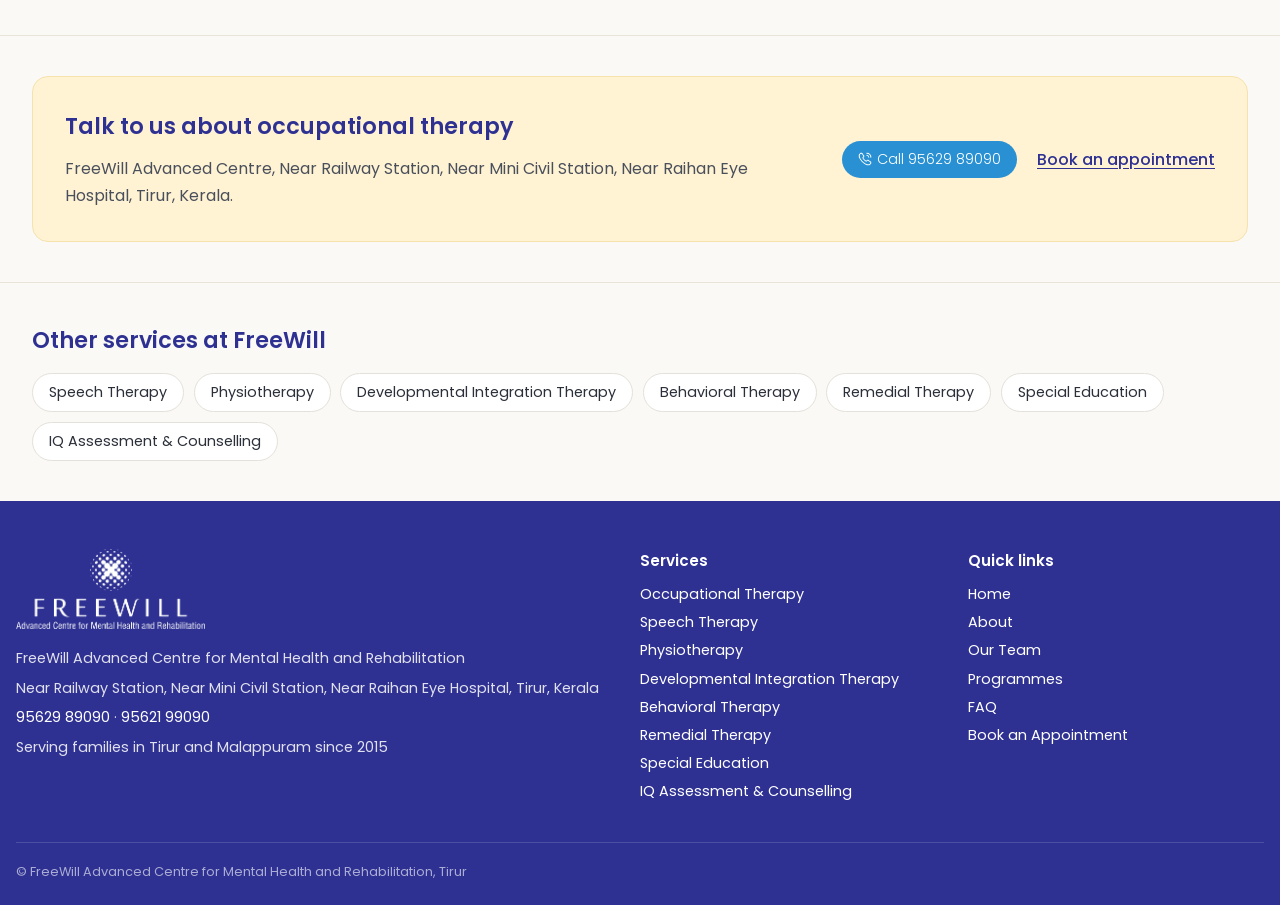
<file: services/occupational-therapy.html>
<!DOCTYPE html>
<html lang="en">
<head>
    <meta charset="UTF-8">
    <meta name="viewport" content="width=device-width, initial-scale=1.0">
    <title>Occupational Therapy in Tirur | FreeWill</title>
    <meta name="description" content="Therapy that develops skills needed for everyday activities, learning and independence. Occupational Therapy at FreeWill, Tirur. Call 95629 89090.">
    <meta name="robots" content="index, follow, max-image-preview:large">
    <link rel="canonical" href="https://freewillorg.com/services/occupational-therapy.html">
    <meta name="theme-color" content="#2E3192">

    <meta property="og:type" content="website">
    <meta property="og:site_name" content="FreeWill Advanced Centre for Mental Health &amp; Rehabilitation">
    <meta property="og:locale" content="en_IN">
    <meta property="og:title" content="Occupational Therapy in Tirur | FreeWill">
    <meta property="og:description" content="Therapy that develops skills needed for everyday activities, learning and independence. Occupational Therapy at FreeWill, Tirur. Call 95629 89090.">
    <meta property="og:url" content="https://freewillorg.com/services/occupational-therapy.html">
    <meta property="og:image" content="https://freewillorg.com/assets/programmes1.png">
    <meta name="twitter:card" content="summary_large_image">

    <link rel="icon" href="../assets/icon.png" type="image/png">
    <link rel="preconnect" href="https://fonts.googleapis.com">
    <link rel="preconnect" href="https://fonts.gstatic.com" crossorigin>
    <link rel="stylesheet" href="https://fonts.googleapis.com/css2?family=Poppins:wght@300;400;500;600;700;800&amp;display=swap">
    <link rel="stylesheet" href="../style.css">

    <script type="application/ld+json">
{
  "@context": "https://schema.org",
  "@type": "MedicalWebPage",
  "@id": "https://freewillorg.com/services/occupational-therapy.html",
  "url": "https://freewillorg.com/services/occupational-therapy.html",
  "name": "Occupational Therapy in Tirur | FreeWill",
  "description": "Therapy that develops skills needed for everyday activities, learning and independence. Occupational Therapy at FreeWill, Tirur. Call 95629 89090.",
  "inLanguage": "en-IN",
  "about": {
    "@type": "MedicalTherapy",
    "name": "Occupational Therapy"
  },
  "provider": {
    "@id": "https://freewillorg.com/#clinic"
  },
  "isPartOf": {
    "@id": "https://freewillorg.com/#website"
  }
}
    </script>
    <script type="application/ld+json">
{
  "@context": "https://schema.org",
  "@type": "BreadcrumbList",
  "itemListElement": [
    {
      "@type": "ListItem",
      "position": 1,
      "name": "Home",
      "item": "https://freewillorg.com/"
    },
    {
      "@type": "ListItem",
      "position": 2,
      "name": "Services",
      "item": "https://freewillorg.com/#services"
    },
    {
      "@type": "ListItem",
      "position": 3,
      "name": "Occupational Therapy",
      "item": "https://freewillorg.com/services/occupational-therapy.html"
    }
  ]
}
    </script>
</head>
<body class="svcPage">

    <header class="svcHeader">
        <div class="svcHeaderInner">
            <a class="logo" href="../index.html"><img class="headerLogo" src="../assets/logo-1.svg" alt="FreeWill Advanced Centre for Mental Health and Rehabilitation, Tirur - home"></a>
            <nav class="svcNav" aria-label="Main">
                <a href="../index.html#services">All services</a>
                <a href="../index.html#faq">FAQ</a>
                <a href="../index.html#contact">Contact</a>
            </nav>
            <a class="headerCall" href="tel:+919562989090"><svg viewBox="0 0 24 24" fill="none" stroke="currentColor" stroke-width="2" stroke-linecap="round" stroke-linejoin="round" aria-hidden="true"><path d="M22 16.92v3a2 2 0 0 1-2.18 2 19.79 19.79 0 0 1-8.63-3.07 19.5 19.5 0 0 1-6-6 19.79 19.79 0 0 1-3.07-8.67A2 2 0 0 1 4.11 2h3a2 2 0 0 1 2 1.72c.13.96.36 1.9.7 2.81a2 2 0 0 1-.45 2.11L8.09 9.91a16 16 0 0 0 6 6l1.27-1.27a2 2 0 0 1 2.11-.45c.91.34 1.85.57 2.81.7A2 2 0 0 1 22 16.92z"/></svg> 95629 89090</a>
            <a class="btn appnmntSimpleBtn headerBtn" href="../index.html#appointment"><img src="../assets/callcalling.png" alt=""><p>Book an Appointment</p></a>
        </div>
    </header>

    <main>
        <nav class="svcCrumbs content" aria-label="Breadcrumb">
            <a href="../index.html">Home</a> <span aria-hidden="true">/</span>
            <a href="../index.html#services">Services</a> <span aria-hidden="true">/</span>
            <span aria-current="page">Occupational Therapy</span>
        </nav>

        <section class="svcHero content svcHero--photo">
            <div class="svcHeroText">
                <h1 class="svcH1">Occupational Therapy in Tirur</h1>
                <p class="svcLead">Therapy that develops skills needed for everyday activities, learning and independence.</p>
                <p class="svcText">FreeWill Advanced Centre for Mental Health and Rehabilitation offers occupational therapy in Tirur, Malappuram district, as part of a multidisciplinary team that has supported families since 2015.</p>
                <div class="svcActions">
                    <a class="btn primaryBtn appnmntSimpleBtn" href="tel:+919562989090"><img src="../assets/callcalling.png" alt=""><p class="para">Call Now</p></a>
                    <a class="svcBook" href="../index.html#appointment">Book an appointment</a>
                </div>
            </div>
            <figure class="svcHeroPhoto">
                <img src="../assets/programmes1.png" alt="Child's hands working with shape pieces during an occupational therapy activity" width="800" height="500" fetchpriority="high">
            </figure>
        </section>

        <section class="svcSection content">
            <div class="svcFacts">
                <div class="svcFact">
                    <h2 class="svcH2">Who it's for</h2>
                    <p class="svcText">Children and adults with developmental, neurological, sensory or functional difficulties.</p>
                </div>
                <div class="svcFact">
                    <h2 class="svcH2">Why it helps</h2>
                    <p class="svcText">To improve motor skills, coordination, sensory processing, attention and daily living skills.</p>
                </div>
                <div class="svcFact">
                    <h2 class="svcH2">How we work</h2>
                    <p class="svcText">Individualized activities, exercises, sensory-based interventions and functional training. Every plan starts with an assessment, and progress is reviewed regularly with parents.</p>
                </div>
            </div>
        </section>

        <section class="svcSection content">
            <h2 class="svcH2">Who you'll work with</h2>
            <ul class="svcTeam">
                <li class="svcPerson">
                    <img src="../assets/team1.png" alt="Amal Rashi TC, Occupational Therapist at FreeWill" loading="lazy" width="96" height="96">
                    <div>
                        <p class="svcPersonName">Amal Rashi TC</p>
                        <p class="svcPersonRole">Occupational Therapist</p>
                    </div>
                </li>
                <li class="svcPerson">
                    <img src="../assets/team2.png" alt="Muhammed Azlam AP, Occupational Therapist at FreeWill" loading="lazy" width="96" height="96">
                    <div>
                        <p class="svcPersonName">Muhammed Azlam AP</p>
                        <p class="svcPersonRole">Occupational Therapist</p>
                    </div>
                </li>
                <li class="svcPerson">
                    <img src="../assets/team4.png" alt="Muhammed Ajmal, Occupational Therapist at FreeWill" loading="lazy" width="96" height="96">
                    <div>
                        <p class="svcPersonName">Muhammed Ajmal</p>
                        <p class="svcPersonRole">Occupational Therapist</p>
                    </div>
                </li>
            </ul>
            <p class="svcNote"><a href="../index.html#team">Meet the full FreeWill team</a></p>
        </section>

        <section class="svcSection content">
            <h2 class="svcH2">Common questions</h2>
            <div class="faqList svcFaq">
                <details class="faqItem" name="faq">
                    <summary><span class="faqQ">My child has difficulty writing, holding a pencil or using scissors. Can Occupational Therapy help?</span></summary>
                    <p class="faqA">Yes. Occupational Therapy can work on fine motor skills, hand strength, coordination, visual-motor skills, handwriting and other skills needed for school and daily activities.</p>
                </details>
                <details class="faqItem" name="faq">
                    <summary><span class="faqQ">Can therapy help my child become more independent?</span></summary>
                    <p class="faqA">Yes. Therapy can focus on practical skills such as dressing, feeding, writing, communication, play, learning, mobility and other daily activities according to the child's needs.</p>
                </details>
                <details class="faqItem" name="faq">
                    <summary><span class="faqQ">Can my child receive more than one type of therapy?</span></summary>
                    <p class="faqA">Yes. Some children benefit from a combination of therapies such as Occupational Therapy, Speech Therapy, Physiotherapy, Behavioral Therapy, Remedial Therapy or Special Education.</p>
                </details>
                <details class="faqItem" name="faq">
                    <summary><span class="faqQ">How often does my child need therapy?</span></summary>
                    <p class="faqA">Therapy frequency depends on the child's needs, goals, age, condition and progress. The therapist will recommend an individualized schedule after assessment.</p>
                </details>
            </div>
            <p class="svcNote"><a href="../index.html#faq">See all frequently asked questions</a></p>
        </section>

        <section class="svcSection content">
            <div class="svcCta">
                <div>
                    <h2 class="svcH2">Talk to us about occupational therapy</h2>
                    <p class="svcText">FreeWill Advanced Centre, Near Railway Station, Near Mini Civil Station, Near Raihan Eye Hospital, Tirur, Kerala.</p>
                </div>
                <div class="svcActions">
                    <a class="btn primaryBtn appnmntSimpleBtn" href="tel:+919562989090"><img src="../assets/callcalling.png" alt=""><p class="para">Call 95629 89090</p></a>
                    <a class="svcBook" href="../index.html#appointment">Book an appointment</a>
                </div>
            </div>
        </section>

        <section class="svcSection content">
            <h2 class="svcH2">Other services at FreeWill</h2>
            <ul class="svcOthers">
                <li><a href="speech-therapy.html">Speech Therapy</a></li>
                <li><a href="physiotherapy.html">Physiotherapy</a></li>
                <li><a href="developmental-integration-therapy.html">Developmental Integration Therapy</a></li>
                <li><a href="behavioral-therapy.html">Behavioral Therapy</a></li>
                <li><a href="remedial-therapy.html">Remedial Therapy</a></li>
                <li><a href="special-education.html">Special Education</a></li>
                <li><a href="iq-assessment-counselling.html">IQ Assessment &amp; Counselling</a></li>
            </ul>
        </section>
    </main>

    <footer>
        <div class="footerInner">
            <div class="footerBrand">
                <div class="footerLogo">
                    <img src="../assets/logoZ.png" alt="FreeWill Advanced Centre for Mental Health and Rehabilitation logo" loading="lazy">
                </div>
                <p>FreeWill Advanced Centre for Mental Health and Rehabilitation</p>
                <p>Near Railway Station, Near Mini Civil Station, Near Raihan Eye Hospital, Tirur, Kerala</p>
                <p><a href="tel:+919562989090">95629 89090</a> &middot; <a href="tel:+919562199090">95621 99090</a></p>
                <p>Serving families in Tirur and Malappuram since 2015</p>
            </div>
            <nav class="footerCol" aria-label="Services">
                <p class="footerHeading">Services</p>
                <ul>
                    <li><a href="occupational-therapy.html">Occupational Therapy</a></li>
                    <li><a href="speech-therapy.html">Speech Therapy</a></li>
                    <li><a href="physiotherapy.html">Physiotherapy</a></li>
                    <li><a href="developmental-integration-therapy.html">Developmental Integration Therapy</a></li>
                    <li><a href="behavioral-therapy.html">Behavioral Therapy</a></li>
                    <li><a href="remedial-therapy.html">Remedial Therapy</a></li>
                    <li><a href="special-education.html">Special Education</a></li>
                    <li><a href="iq-assessment-counselling.html">IQ Assessment &amp; Counselling</a></li>
                </ul>
            </nav>
            <nav class="footerCol" aria-label="Quick links">
                <p class="footerHeading">Quick links</p>
                <ul>
                    <li><a href="../index.html">Home</a></li>
                    <li><a href="../index.html#about">About</a></li>
                    <li><a href="../index.html#team">Our Team</a></li>
                    <li><a href="../index.html#programmes">Programmes</a></li>
                    <li><a href="../index.html#faq">FAQ</a></li>
                    <li><a href="../index.html#appointment">Book an Appointment</a></li>
                </ul>
            </nav>
        </div>
        <p class="footerBottom">&copy; FreeWill Advanced Centre for Mental Health and Rehabilitation, Tirur</p>
    </footer>

    <div class="mobileCallBar">
        <a href="tel:+919562989090">Call Now</a>
        <a href="../index.html#appointment">Book Appointment</a>
    </div>
</body>
</html>
</file>
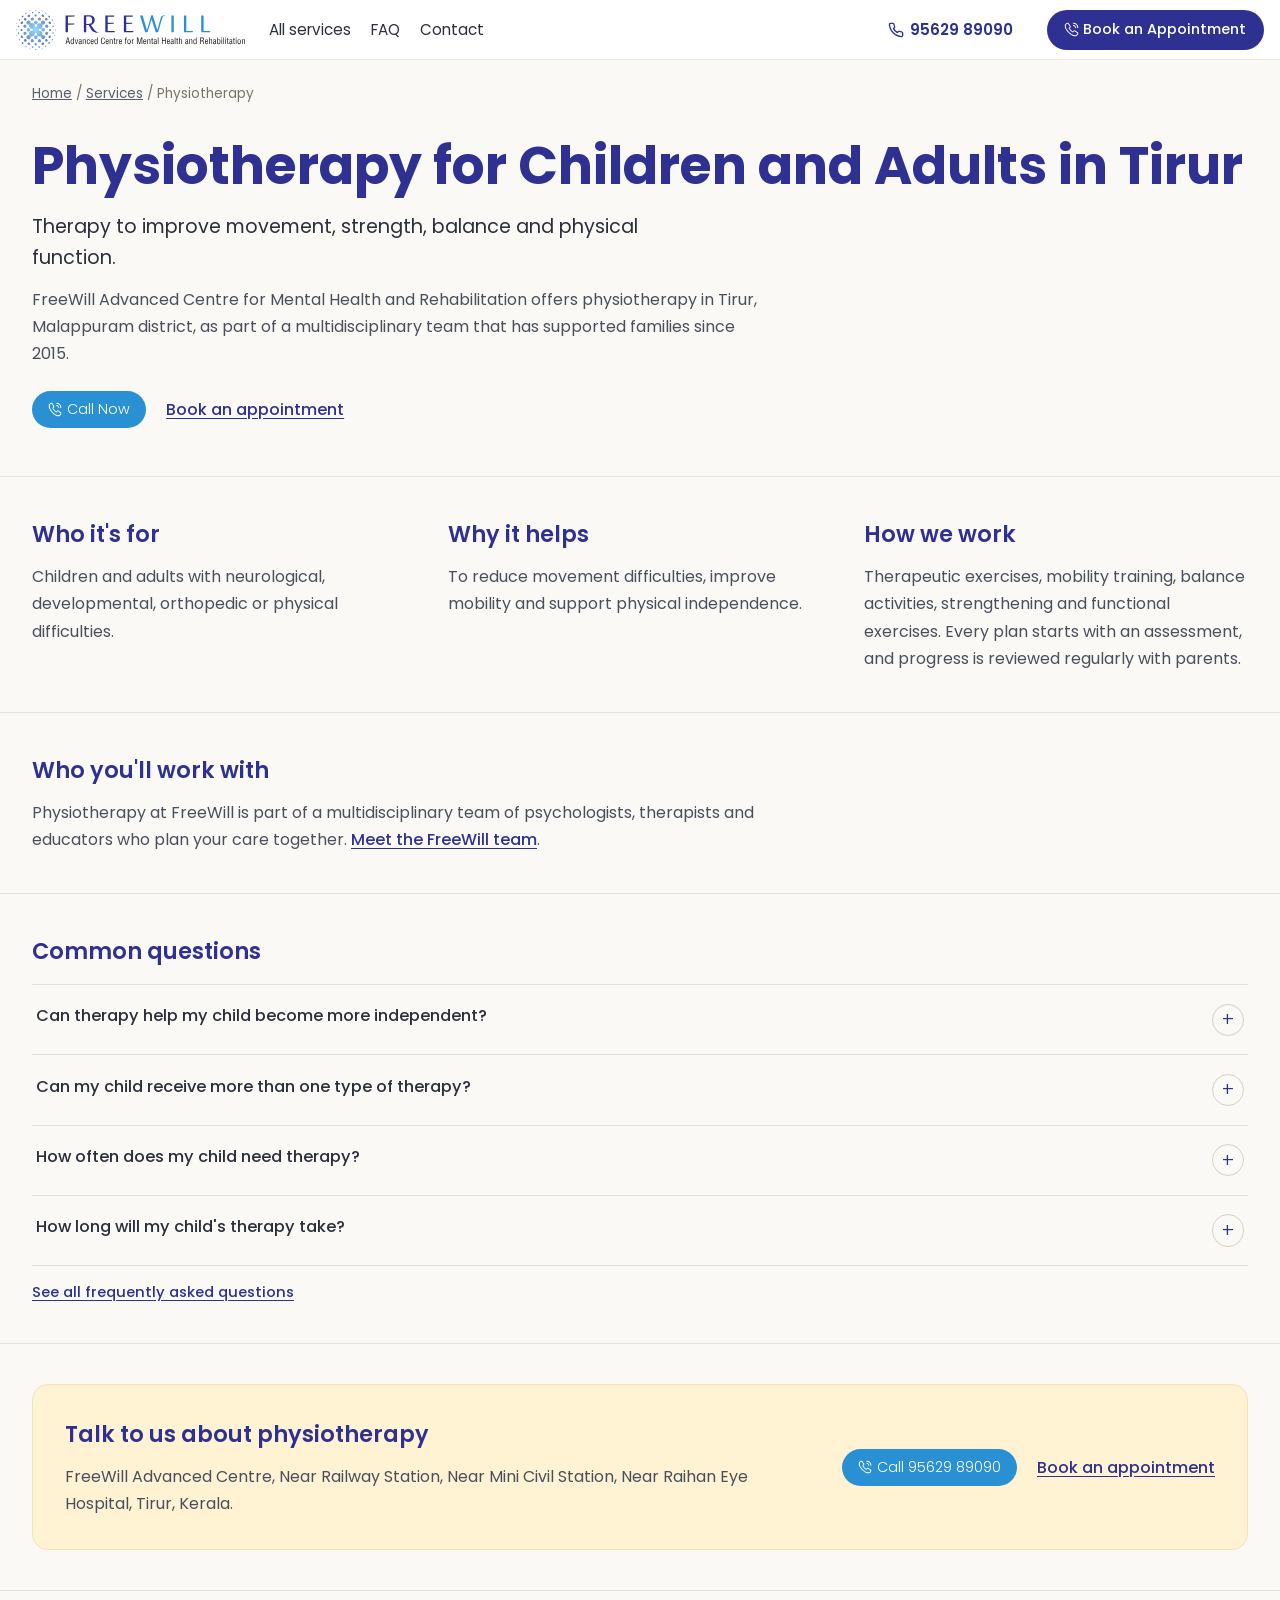
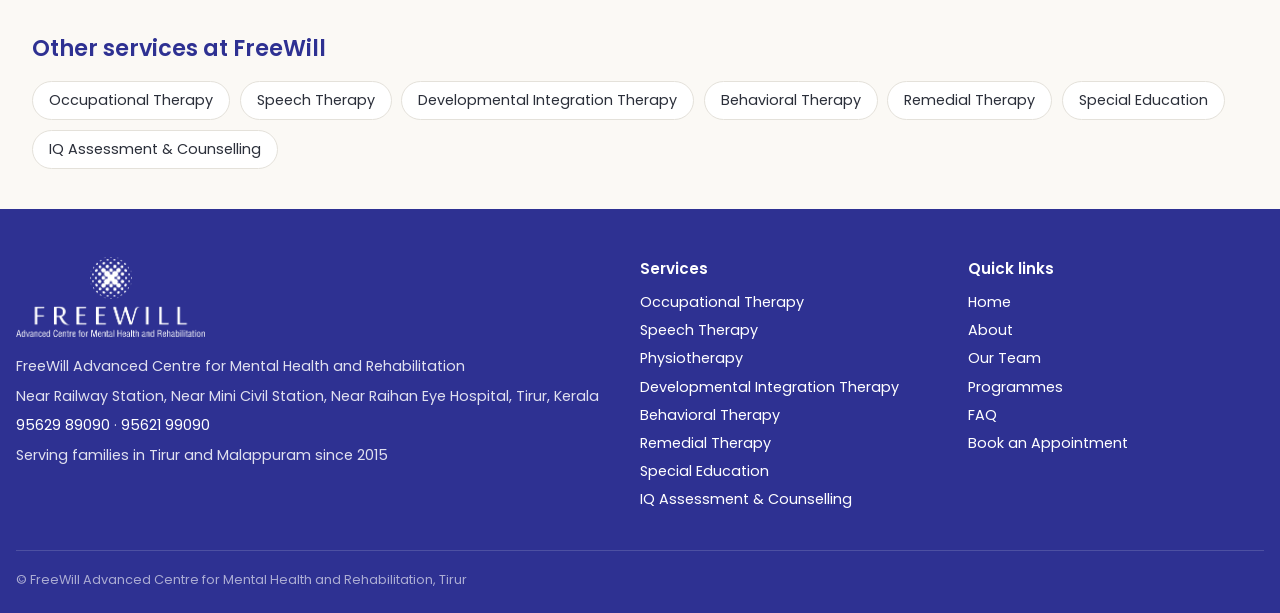
<file: services/physiotherapy.html>
<!DOCTYPE html>
<html lang="en">
<head>
    <meta charset="UTF-8">
    <meta name="viewport" content="width=device-width, initial-scale=1.0">
    <title>Physiotherapy for Children and Adults in Tirur | FreeWill</title>
    <meta name="description" content="Therapy to improve movement, strength, balance and physical function. Physiotherapy at FreeWill, Tirur. Call 95629 89090.">
    <meta name="robots" content="index, follow, max-image-preview:large">
    <link rel="canonical" href="https://freewillorg.com/services/physiotherapy.html">
    <meta name="theme-color" content="#2E3192">

    <meta property="og:type" content="website">
    <meta property="og:site_name" content="FreeWill Advanced Centre for Mental Health &amp; Rehabilitation">
    <meta property="og:locale" content="en_IN">
    <meta property="og:title" content="Physiotherapy for Children and Adults in Tirur | FreeWill">
    <meta property="og:description" content="Therapy to improve movement, strength, balance and physical function. Physiotherapy at FreeWill, Tirur. Call 95629 89090.">
    <meta property="og:url" content="https://freewillorg.com/services/physiotherapy.html">
    <meta property="og:image" content="https://freewillorg.com/assets/og-image.jpg">
    <meta name="twitter:card" content="summary_large_image">

    <link rel="icon" href="../assets/icon.png" type="image/png">
    <link rel="preconnect" href="https://fonts.googleapis.com">
    <link rel="preconnect" href="https://fonts.gstatic.com" crossorigin>
    <link rel="stylesheet" href="https://fonts.googleapis.com/css2?family=Poppins:wght@300;400;500;600;700;800&amp;display=swap">
    <link rel="stylesheet" href="../style.css">

    <script type="application/ld+json">
{
  "@context": "https://schema.org",
  "@type": "MedicalWebPage",
  "@id": "https://freewillorg.com/services/physiotherapy.html",
  "url": "https://freewillorg.com/services/physiotherapy.html",
  "name": "Physiotherapy for Children and Adults in Tirur | FreeWill",
  "description": "Therapy to improve movement, strength, balance and physical function. Physiotherapy at FreeWill, Tirur. Call 95629 89090.",
  "inLanguage": "en-IN",
  "about": {
    "@type": "MedicalTherapy",
    "name": "Physiotherapy"
  },
  "provider": {
    "@id": "https://freewillorg.com/#clinic"
  },
  "isPartOf": {
    "@id": "https://freewillorg.com/#website"
  }
}
    </script>
    <script type="application/ld+json">
{
  "@context": "https://schema.org",
  "@type": "BreadcrumbList",
  "itemListElement": [
    {
      "@type": "ListItem",
      "position": 1,
      "name": "Home",
      "item": "https://freewillorg.com/"
    },
    {
      "@type": "ListItem",
      "position": 2,
      "name": "Services",
      "item": "https://freewillorg.com/#services"
    },
    {
      "@type": "ListItem",
      "position": 3,
      "name": "Physiotherapy",
      "item": "https://freewillorg.com/services/physiotherapy.html"
    }
  ]
}
    </script>
</head>
<body class="svcPage">

    <header class="svcHeader">
        <div class="svcHeaderInner">
            <a class="logo" href="../index.html"><img class="headerLogo" src="../assets/logo-1.svg" alt="FreeWill Advanced Centre for Mental Health and Rehabilitation, Tirur - home"></a>
            <nav class="svcNav" aria-label="Main">
                <a href="../index.html#services">All services</a>
                <a href="../index.html#faq">FAQ</a>
                <a href="../index.html#contact">Contact</a>
            </nav>
            <a class="headerCall" href="tel:+919562989090"><svg viewBox="0 0 24 24" fill="none" stroke="currentColor" stroke-width="2" stroke-linecap="round" stroke-linejoin="round" aria-hidden="true"><path d="M22 16.92v3a2 2 0 0 1-2.18 2 19.79 19.79 0 0 1-8.63-3.07 19.5 19.5 0 0 1-6-6 19.79 19.79 0 0 1-3.07-8.67A2 2 0 0 1 4.11 2h3a2 2 0 0 1 2 1.72c.13.96.36 1.9.7 2.81a2 2 0 0 1-.45 2.11L8.09 9.91a16 16 0 0 0 6 6l1.27-1.27a2 2 0 0 1 2.11-.45c.91.34 1.85.57 2.81.7A2 2 0 0 1 22 16.92z"/></svg> 95629 89090</a>
            <a class="btn appnmntSimpleBtn headerBtn" href="../index.html#appointment"><img src="../assets/callcalling.png" alt=""><p>Book an Appointment</p></a>
        </div>
    </header>

    <main>
        <nav class="svcCrumbs content" aria-label="Breadcrumb">
            <a href="../index.html">Home</a> <span aria-hidden="true">/</span>
            <a href="../index.html#services">Services</a> <span aria-hidden="true">/</span>
            <span aria-current="page">Physiotherapy</span>
        </nav>

        <section class="svcHero content">
            <div class="svcHeroText">
                <h1 class="svcH1">Physiotherapy for Children and Adults in Tirur</h1>
                <p class="svcLead">Therapy to improve movement, strength, balance and physical function.</p>
                <p class="svcText">FreeWill Advanced Centre for Mental Health and Rehabilitation offers physiotherapy in Tirur, Malappuram district, as part of a multidisciplinary team that has supported families since 2015.</p>
                <div class="svcActions">
                    <a class="btn primaryBtn appnmntSimpleBtn" href="tel:+919562989090"><img src="../assets/callcalling.png" alt=""><p class="para">Call Now</p></a>
                    <a class="svcBook" href="../index.html#appointment">Book an appointment</a>
                </div>
            </div>
        </section>

        <section class="svcSection content">
            <div class="svcFacts">
                <div class="svcFact">
                    <h2 class="svcH2">Who it's for</h2>
                    <p class="svcText">Children and adults with neurological, developmental, orthopedic or physical difficulties.</p>
                </div>
                <div class="svcFact">
                    <h2 class="svcH2">Why it helps</h2>
                    <p class="svcText">To reduce movement difficulties, improve mobility and support physical independence.</p>
                </div>
                <div class="svcFact">
                    <h2 class="svcH2">How we work</h2>
                    <p class="svcText">Therapeutic exercises, mobility training, balance activities, strengthening and functional exercises. Every plan starts with an assessment, and progress is reviewed regularly with parents.</p>
                </div>
            </div>
        </section>

        <section class="svcSection content">
            <h2 class="svcH2">Who you'll work with</h2>
            <p class="svcText">Physiotherapy at FreeWill is part of a multidisciplinary team of psychologists, therapists and educators who plan your care together. <a href="../index.html#team">Meet the FreeWill team</a>.</p>
        </section>

        <section class="svcSection content">
            <h2 class="svcH2">Common questions</h2>
            <div class="faqList svcFaq">
                <details class="faqItem" name="faq">
                    <summary><span class="faqQ">Can therapy help my child become more independent?</span></summary>
                    <p class="faqA">Yes. Therapy can focus on practical skills such as dressing, feeding, writing, communication, play, learning, mobility and other daily activities according to the child's needs.</p>
                </details>
                <details class="faqItem" name="faq">
                    <summary><span class="faqQ">Can my child receive more than one type of therapy?</span></summary>
                    <p class="faqA">Yes. Some children benefit from a combination of therapies such as Occupational Therapy, Speech Therapy, Physiotherapy, Behavioral Therapy, Remedial Therapy or Special Education.</p>
                </details>
                <details class="faqItem" name="faq">
                    <summary><span class="faqQ">How often does my child need therapy?</span></summary>
                    <p class="faqA">Therapy frequency depends on the child's needs, goals, age, condition and progress. The therapist will recommend an individualized schedule after assessment.</p>
                </details>
                <details class="faqItem" name="faq">
                    <summary><span class="faqQ">How long will my child's therapy take?</span></summary>
                    <p class="faqA">There is no fixed duration. Progress depends on the child's condition, individual needs, consistency of therapy and home support. Goals are reviewed regularly.</p>
                </details>
            </div>
            <p class="svcNote"><a href="../index.html#faq">See all frequently asked questions</a></p>
        </section>

        <section class="svcSection content">
            <div class="svcCta">
                <div>
                    <h2 class="svcH2">Talk to us about physiotherapy</h2>
                    <p class="svcText">FreeWill Advanced Centre, Near Railway Station, Near Mini Civil Station, Near Raihan Eye Hospital, Tirur, Kerala.</p>
                </div>
                <div class="svcActions">
                    <a class="btn primaryBtn appnmntSimpleBtn" href="tel:+919562989090"><img src="../assets/callcalling.png" alt=""><p class="para">Call 95629 89090</p></a>
                    <a class="svcBook" href="../index.html#appointment">Book an appointment</a>
                </div>
            </div>
        </section>

        <section class="svcSection content">
            <h2 class="svcH2">Other services at FreeWill</h2>
            <ul class="svcOthers">
                <li><a href="occupational-therapy.html">Occupational Therapy</a></li>
                <li><a href="speech-therapy.html">Speech Therapy</a></li>
                <li><a href="developmental-integration-therapy.html">Developmental Integration Therapy</a></li>
                <li><a href="behavioral-therapy.html">Behavioral Therapy</a></li>
                <li><a href="remedial-therapy.html">Remedial Therapy</a></li>
                <li><a href="special-education.html">Special Education</a></li>
                <li><a href="iq-assessment-counselling.html">IQ Assessment &amp; Counselling</a></li>
            </ul>
        </section>
    </main>

    <footer>
        <div class="footerInner">
            <div class="footerBrand">
                <div class="footerLogo">
                    <img src="../assets/logoZ.png" alt="FreeWill Advanced Centre for Mental Health and Rehabilitation logo" loading="lazy">
                </div>
                <p>FreeWill Advanced Centre for Mental Health and Rehabilitation</p>
                <p>Near Railway Station, Near Mini Civil Station, Near Raihan Eye Hospital, Tirur, Kerala</p>
                <p><a href="tel:+919562989090">95629 89090</a> &middot; <a href="tel:+919562199090">95621 99090</a></p>
                <p>Serving families in Tirur and Malappuram since 2015</p>
            </div>
            <nav class="footerCol" aria-label="Services">
                <p class="footerHeading">Services</p>
                <ul>
                    <li><a href="occupational-therapy.html">Occupational Therapy</a></li>
                    <li><a href="speech-therapy.html">Speech Therapy</a></li>
                    <li><a href="physiotherapy.html">Physiotherapy</a></li>
                    <li><a href="developmental-integration-therapy.html">Developmental Integration Therapy</a></li>
                    <li><a href="behavioral-therapy.html">Behavioral Therapy</a></li>
                    <li><a href="remedial-therapy.html">Remedial Therapy</a></li>
                    <li><a href="special-education.html">Special Education</a></li>
                    <li><a href="iq-assessment-counselling.html">IQ Assessment &amp; Counselling</a></li>
                </ul>
            </nav>
            <nav class="footerCol" aria-label="Quick links">
                <p class="footerHeading">Quick links</p>
                <ul>
                    <li><a href="../index.html">Home</a></li>
                    <li><a href="../index.html#about">About</a></li>
                    <li><a href="../index.html#team">Our Team</a></li>
                    <li><a href="../index.html#programmes">Programmes</a></li>
                    <li><a href="../index.html#faq">FAQ</a></li>
                    <li><a href="../index.html#appointment">Book an Appointment</a></li>
                </ul>
            </nav>
        </div>
        <p class="footerBottom">&copy; FreeWill Advanced Centre for Mental Health and Rehabilitation, Tirur</p>
    </footer>

    <div class="mobileCallBar">
        <a href="tel:+919562989090">Call Now</a>
        <a href="../index.html#appointment">Book Appointment</a>
    </div>
</body>
</html>
</file>
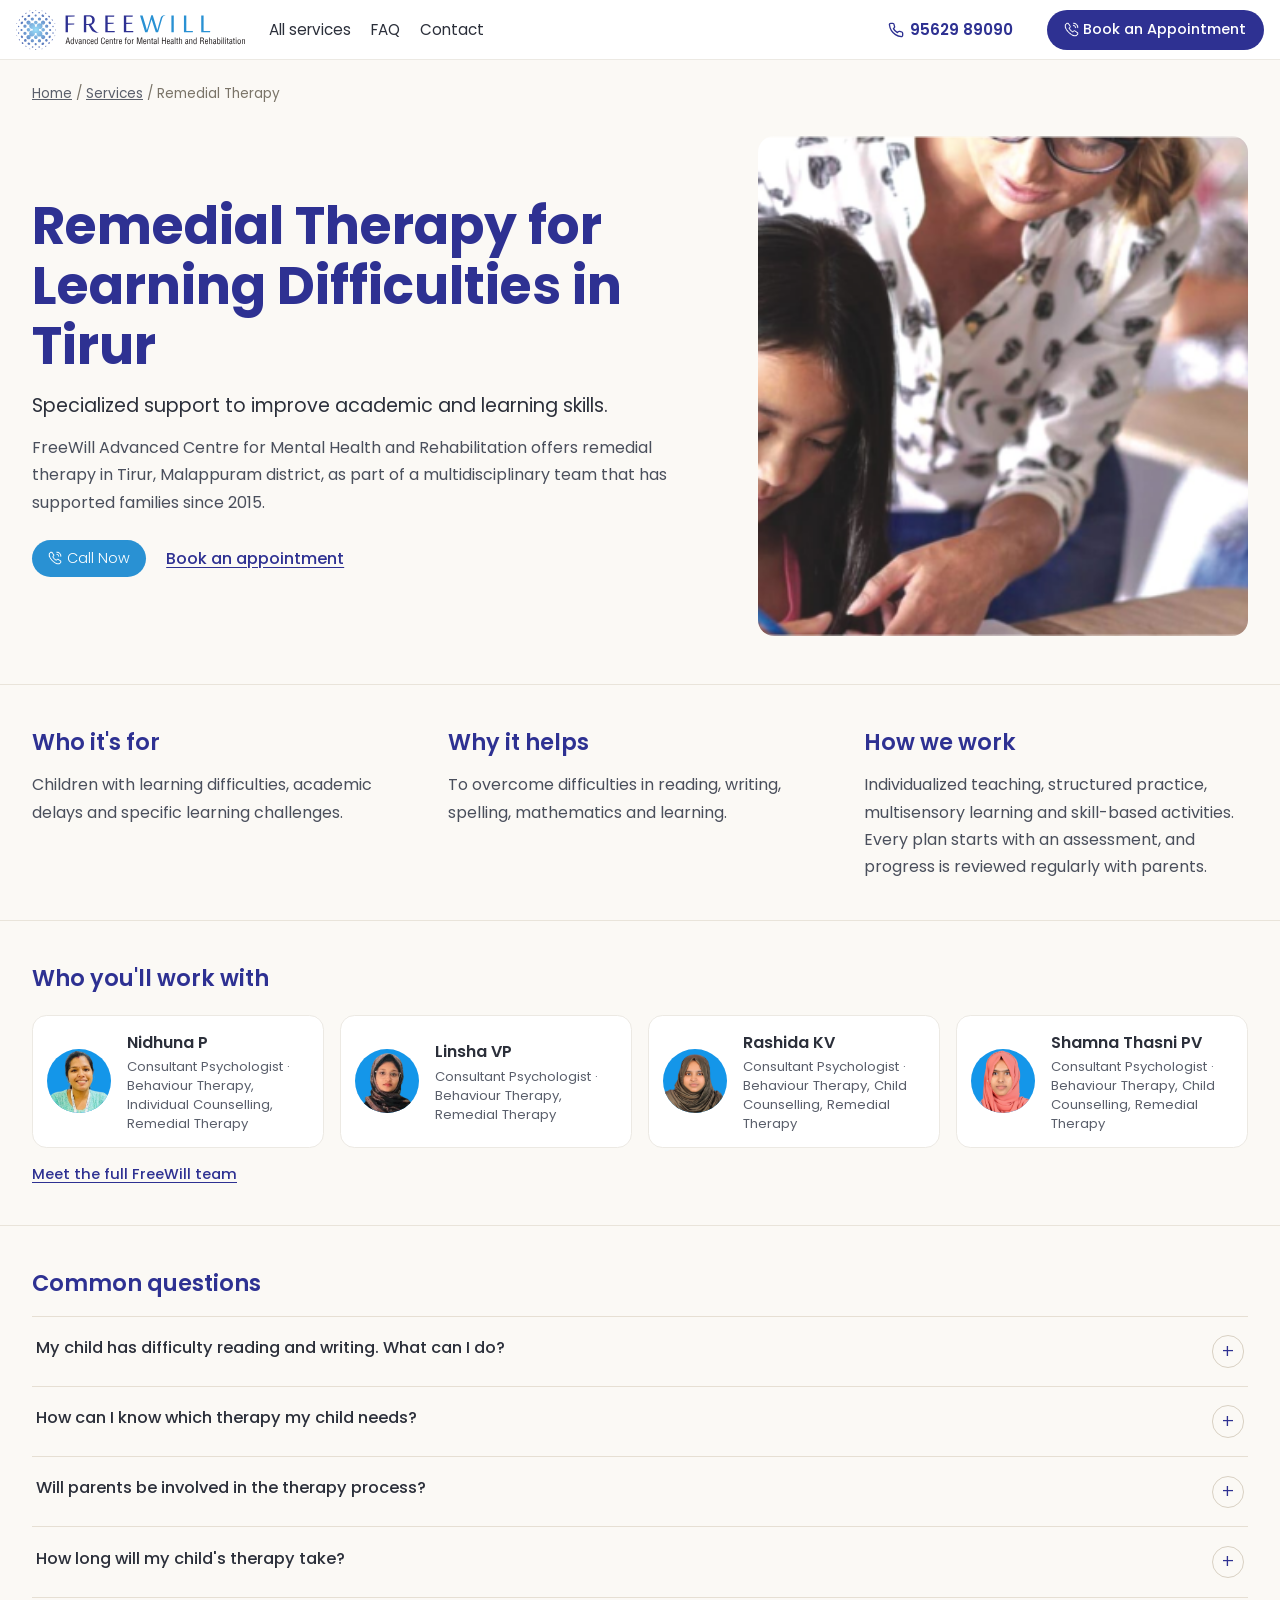
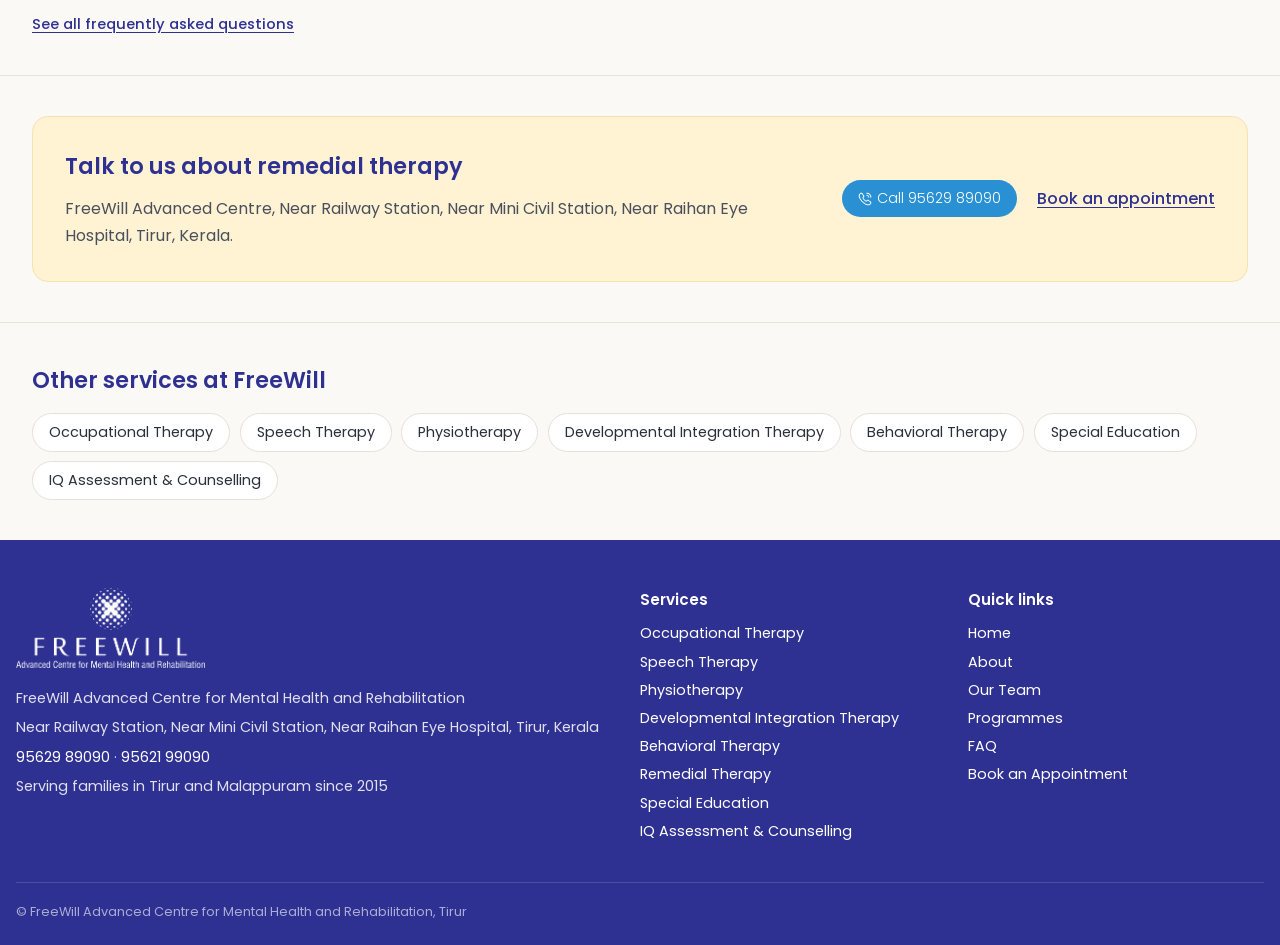
<file: services/remedial-therapy.html>
<!DOCTYPE html>
<html lang="en">
<head>
    <meta charset="UTF-8">
    <meta name="viewport" content="width=device-width, initial-scale=1.0">
    <title>Remedial Therapy for Learning Difficulties in Tirur | FreeWill</title>
    <meta name="description" content="Specialized support to improve academic and learning skills. Remedial Therapy at FreeWill, Tirur. Call 95629 89090.">
    <meta name="robots" content="index, follow, max-image-preview:large">
    <link rel="canonical" href="https://freewillorg.com/services/remedial-therapy.html">
    <meta name="theme-color" content="#2E3192">

    <meta property="og:type" content="website">
    <meta property="og:site_name" content="FreeWill Advanced Centre for Mental Health &amp; Rehabilitation">
    <meta property="og:locale" content="en_IN">
    <meta property="og:title" content="Remedial Therapy for Learning Difficulties in Tirur | FreeWill">
    <meta property="og:description" content="Specialized support to improve academic and learning skills. Remedial Therapy at FreeWill, Tirur. Call 95629 89090.">
    <meta property="og:url" content="https://freewillorg.com/services/remedial-therapy.html">
    <meta property="og:image" content="https://freewillorg.com/assets/programmes2.png">
    <meta name="twitter:card" content="summary_large_image">

    <link rel="icon" href="../assets/icon.png" type="image/png">
    <link rel="preconnect" href="https://fonts.googleapis.com">
    <link rel="preconnect" href="https://fonts.gstatic.com" crossorigin>
    <link rel="stylesheet" href="https://fonts.googleapis.com/css2?family=Poppins:wght@300;400;500;600;700;800&amp;display=swap">
    <link rel="stylesheet" href="../style.css">

    <script type="application/ld+json">
{
  "@context": "https://schema.org",
  "@type": "MedicalWebPage",
  "@id": "https://freewillorg.com/services/remedial-therapy.html",
  "url": "https://freewillorg.com/services/remedial-therapy.html",
  "name": "Remedial Therapy for Learning Difficulties in Tirur | FreeWill",
  "description": "Specialized support to improve academic and learning skills. Remedial Therapy at FreeWill, Tirur. Call 95629 89090.",
  "inLanguage": "en-IN",
  "about": {
    "@type": "MedicalTherapy",
    "name": "Remedial Therapy"
  },
  "provider": {
    "@id": "https://freewillorg.com/#clinic"
  },
  "isPartOf": {
    "@id": "https://freewillorg.com/#website"
  }
}
    </script>
    <script type="application/ld+json">
{
  "@context": "https://schema.org",
  "@type": "BreadcrumbList",
  "itemListElement": [
    {
      "@type": "ListItem",
      "position": 1,
      "name": "Home",
      "item": "https://freewillorg.com/"
    },
    {
      "@type": "ListItem",
      "position": 2,
      "name": "Services",
      "item": "https://freewillorg.com/#services"
    },
    {
      "@type": "ListItem",
      "position": 3,
      "name": "Remedial Therapy",
      "item": "https://freewillorg.com/services/remedial-therapy.html"
    }
  ]
}
    </script>
</head>
<body class="svcPage">

    <header class="svcHeader">
        <div class="svcHeaderInner">
            <a class="logo" href="../index.html"><img class="headerLogo" src="../assets/logo-1.svg" alt="FreeWill Advanced Centre for Mental Health and Rehabilitation, Tirur - home"></a>
            <nav class="svcNav" aria-label="Main">
                <a href="../index.html#services">All services</a>
                <a href="../index.html#faq">FAQ</a>
                <a href="../index.html#contact">Contact</a>
            </nav>
            <a class="headerCall" href="tel:+919562989090"><svg viewBox="0 0 24 24" fill="none" stroke="currentColor" stroke-width="2" stroke-linecap="round" stroke-linejoin="round" aria-hidden="true"><path d="M22 16.92v3a2 2 0 0 1-2.18 2 19.79 19.79 0 0 1-8.63-3.07 19.5 19.5 0 0 1-6-6 19.79 19.79 0 0 1-3.07-8.67A2 2 0 0 1 4.11 2h3a2 2 0 0 1 2 1.72c.13.96.36 1.9.7 2.81a2 2 0 0 1-.45 2.11L8.09 9.91a16 16 0 0 0 6 6l1.27-1.27a2 2 0 0 1 2.11-.45c.91.34 1.85.57 2.81.7A2 2 0 0 1 22 16.92z"/></svg> 95629 89090</a>
            <a class="btn appnmntSimpleBtn headerBtn" href="../index.html#appointment"><img src="../assets/callcalling.png" alt=""><p>Book an Appointment</p></a>
        </div>
    </header>

    <main>
        <nav class="svcCrumbs content" aria-label="Breadcrumb">
            <a href="../index.html">Home</a> <span aria-hidden="true">/</span>
            <a href="../index.html#services">Services</a> <span aria-hidden="true">/</span>
            <span aria-current="page">Remedial Therapy</span>
        </nav>

        <section class="svcHero content svcHero--photo">
            <div class="svcHeroText">
                <h1 class="svcH1">Remedial Therapy for Learning Difficulties in Tirur</h1>
                <p class="svcLead">Specialized support to improve academic and learning skills.</p>
                <p class="svcText">FreeWill Advanced Centre for Mental Health and Rehabilitation offers remedial therapy in Tirur, Malappuram district, as part of a multidisciplinary team that has supported families since 2015.</p>
                <div class="svcActions">
                    <a class="btn primaryBtn appnmntSimpleBtn" href="tel:+919562989090"><img src="../assets/callcalling.png" alt=""><p class="para">Call Now</p></a>
                    <a class="svcBook" href="../index.html#appointment">Book an appointment</a>
                </div>
            </div>
            <figure class="svcHeroPhoto">
                <img src="../assets/programmes2.png" alt="Child practising writing with one-to-one support" width="800" height="500" fetchpriority="high">
            </figure>
        </section>

        <section class="svcSection content">
            <div class="svcFacts">
                <div class="svcFact">
                    <h2 class="svcH2">Who it's for</h2>
                    <p class="svcText">Children with learning difficulties, academic delays and specific learning challenges.</p>
                </div>
                <div class="svcFact">
                    <h2 class="svcH2">Why it helps</h2>
                    <p class="svcText">To overcome difficulties in reading, writing, spelling, mathematics and learning.</p>
                </div>
                <div class="svcFact">
                    <h2 class="svcH2">How we work</h2>
                    <p class="svcText">Individualized teaching, structured practice, multisensory learning and skill-based activities. Every plan starts with an assessment, and progress is reviewed regularly with parents.</p>
                </div>
            </div>
        </section>

        <section class="svcSection content">
            <h2 class="svcH2">Who you'll work with</h2>
            <ul class="svcTeam">
                <li class="svcPerson">
                    <img src="../assets/team8.png" alt="Nidhuna P, Consultant Psychologist at FreeWill" loading="lazy" width="96" height="96">
                    <div>
                        <p class="svcPersonName">Nidhuna P</p>
                        <p class="svcPersonRole">Consultant Psychologist · Behaviour Therapy, Individual Counselling, Remedial Therapy</p>
                    </div>
                </li>
                <li class="svcPerson">
                    <img src="../assets/team9.png" alt="Linsha VP, Consultant Psychologist at FreeWill" loading="lazy" width="96" height="96">
                    <div>
                        <p class="svcPersonName">Linsha VP</p>
                        <p class="svcPersonRole">Consultant Psychologist · Behaviour Therapy, Remedial Therapy</p>
                    </div>
                </li>
                <li class="svcPerson">
                    <img src="../assets/team10.png" alt="Rashida KV, Consultant Psychologist at FreeWill" loading="lazy" width="96" height="96">
                    <div>
                        <p class="svcPersonName">Rashida KV</p>
                        <p class="svcPersonRole">Consultant Psychologist · Behaviour Therapy, Child Counselling, Remedial Therapy</p>
                    </div>
                </li>
                <li class="svcPerson">
                    <img src="../assets/team11.png" alt="Shamna Thasni PV, Consultant Psychologist at FreeWill" loading="lazy" width="96" height="96">
                    <div>
                        <p class="svcPersonName">Shamna Thasni PV</p>
                        <p class="svcPersonRole">Consultant Psychologist · Behaviour Therapy, Child Counselling, Remedial Therapy</p>
                    </div>
                </li>
            </ul>
            <p class="svcNote"><a href="../index.html#team">Meet the full FreeWill team</a></p>
        </section>

        <section class="svcSection content">
            <h2 class="svcH2">Common questions</h2>
            <div class="faqList svcFaq">
                <details class="faqItem" name="faq">
                    <summary><span class="faqQ">My child has difficulty reading and writing. What can I do?</span></summary>
                    <p class="faqA">Learning difficulties can have different causes. Assessment can help identify the child's specific difficulties, after which remedial therapy or special education can provide targeted support.</p>
                </details>
                <details class="faqItem" name="faq">
                    <summary><span class="faqQ">How can I know which therapy my child needs?</span></summary>
                    <p class="faqA">You do not have to decide this yourself. A professional assessment can help identify your child's strengths, difficulties and appropriate therapy needs.</p>
                </details>
                <details class="faqItem" name="faq">
                    <summary><span class="faqQ">Will parents be involved in the therapy process?</span></summary>
                    <p class="faqA">Yes. Parent involvement is an important part of successful intervention. Therapists can guide parents on activities and strategies that can be continued at home.</p>
                </details>
                <details class="faqItem" name="faq">
                    <summary><span class="faqQ">How long will my child's therapy take?</span></summary>
                    <p class="faqA">There is no fixed duration. Progress depends on the child's condition, individual needs, consistency of therapy and home support. Goals are reviewed regularly.</p>
                </details>
            </div>
            <p class="svcNote"><a href="../index.html#faq">See all frequently asked questions</a></p>
        </section>

        <section class="svcSection content">
            <div class="svcCta">
                <div>
                    <h2 class="svcH2">Talk to us about remedial therapy</h2>
                    <p class="svcText">FreeWill Advanced Centre, Near Railway Station, Near Mini Civil Station, Near Raihan Eye Hospital, Tirur, Kerala.</p>
                </div>
                <div class="svcActions">
                    <a class="btn primaryBtn appnmntSimpleBtn" href="tel:+919562989090"><img src="../assets/callcalling.png" alt=""><p class="para">Call 95629 89090</p></a>
                    <a class="svcBook" href="../index.html#appointment">Book an appointment</a>
                </div>
            </div>
        </section>

        <section class="svcSection content">
            <h2 class="svcH2">Other services at FreeWill</h2>
            <ul class="svcOthers">
                <li><a href="occupational-therapy.html">Occupational Therapy</a></li>
                <li><a href="speech-therapy.html">Speech Therapy</a></li>
                <li><a href="physiotherapy.html">Physiotherapy</a></li>
                <li><a href="developmental-integration-therapy.html">Developmental Integration Therapy</a></li>
                <li><a href="behavioral-therapy.html">Behavioral Therapy</a></li>
                <li><a href="special-education.html">Special Education</a></li>
                <li><a href="iq-assessment-counselling.html">IQ Assessment &amp; Counselling</a></li>
            </ul>
        </section>
    </main>

    <footer>
        <div class="footerInner">
            <div class="footerBrand">
                <div class="footerLogo">
                    <img src="../assets/logoZ.png" alt="FreeWill Advanced Centre for Mental Health and Rehabilitation logo" loading="lazy">
                </div>
                <p>FreeWill Advanced Centre for Mental Health and Rehabilitation</p>
                <p>Near Railway Station, Near Mini Civil Station, Near Raihan Eye Hospital, Tirur, Kerala</p>
                <p><a href="tel:+919562989090">95629 89090</a> &middot; <a href="tel:+919562199090">95621 99090</a></p>
                <p>Serving families in Tirur and Malappuram since 2015</p>
            </div>
            <nav class="footerCol" aria-label="Services">
                <p class="footerHeading">Services</p>
                <ul>
                    <li><a href="occupational-therapy.html">Occupational Therapy</a></li>
                    <li><a href="speech-therapy.html">Speech Therapy</a></li>
                    <li><a href="physiotherapy.html">Physiotherapy</a></li>
                    <li><a href="developmental-integration-therapy.html">Developmental Integration Therapy</a></li>
                    <li><a href="behavioral-therapy.html">Behavioral Therapy</a></li>
                    <li><a href="remedial-therapy.html">Remedial Therapy</a></li>
                    <li><a href="special-education.html">Special Education</a></li>
                    <li><a href="iq-assessment-counselling.html">IQ Assessment &amp; Counselling</a></li>
                </ul>
            </nav>
            <nav class="footerCol" aria-label="Quick links">
                <p class="footerHeading">Quick links</p>
                <ul>
                    <li><a href="../index.html">Home</a></li>
                    <li><a href="../index.html#about">About</a></li>
                    <li><a href="../index.html#team">Our Team</a></li>
                    <li><a href="../index.html#programmes">Programmes</a></li>
                    <li><a href="../index.html#faq">FAQ</a></li>
                    <li><a href="../index.html#appointment">Book an Appointment</a></li>
                </ul>
            </nav>
        </div>
        <p class="footerBottom">&copy; FreeWill Advanced Centre for Mental Health and Rehabilitation, Tirur</p>
    </footer>

    <div class="mobileCallBar">
        <a href="tel:+919562989090">Call Now</a>
        <a href="../index.html#appointment">Book Appointment</a>
    </div>
</body>
</html>
</file>
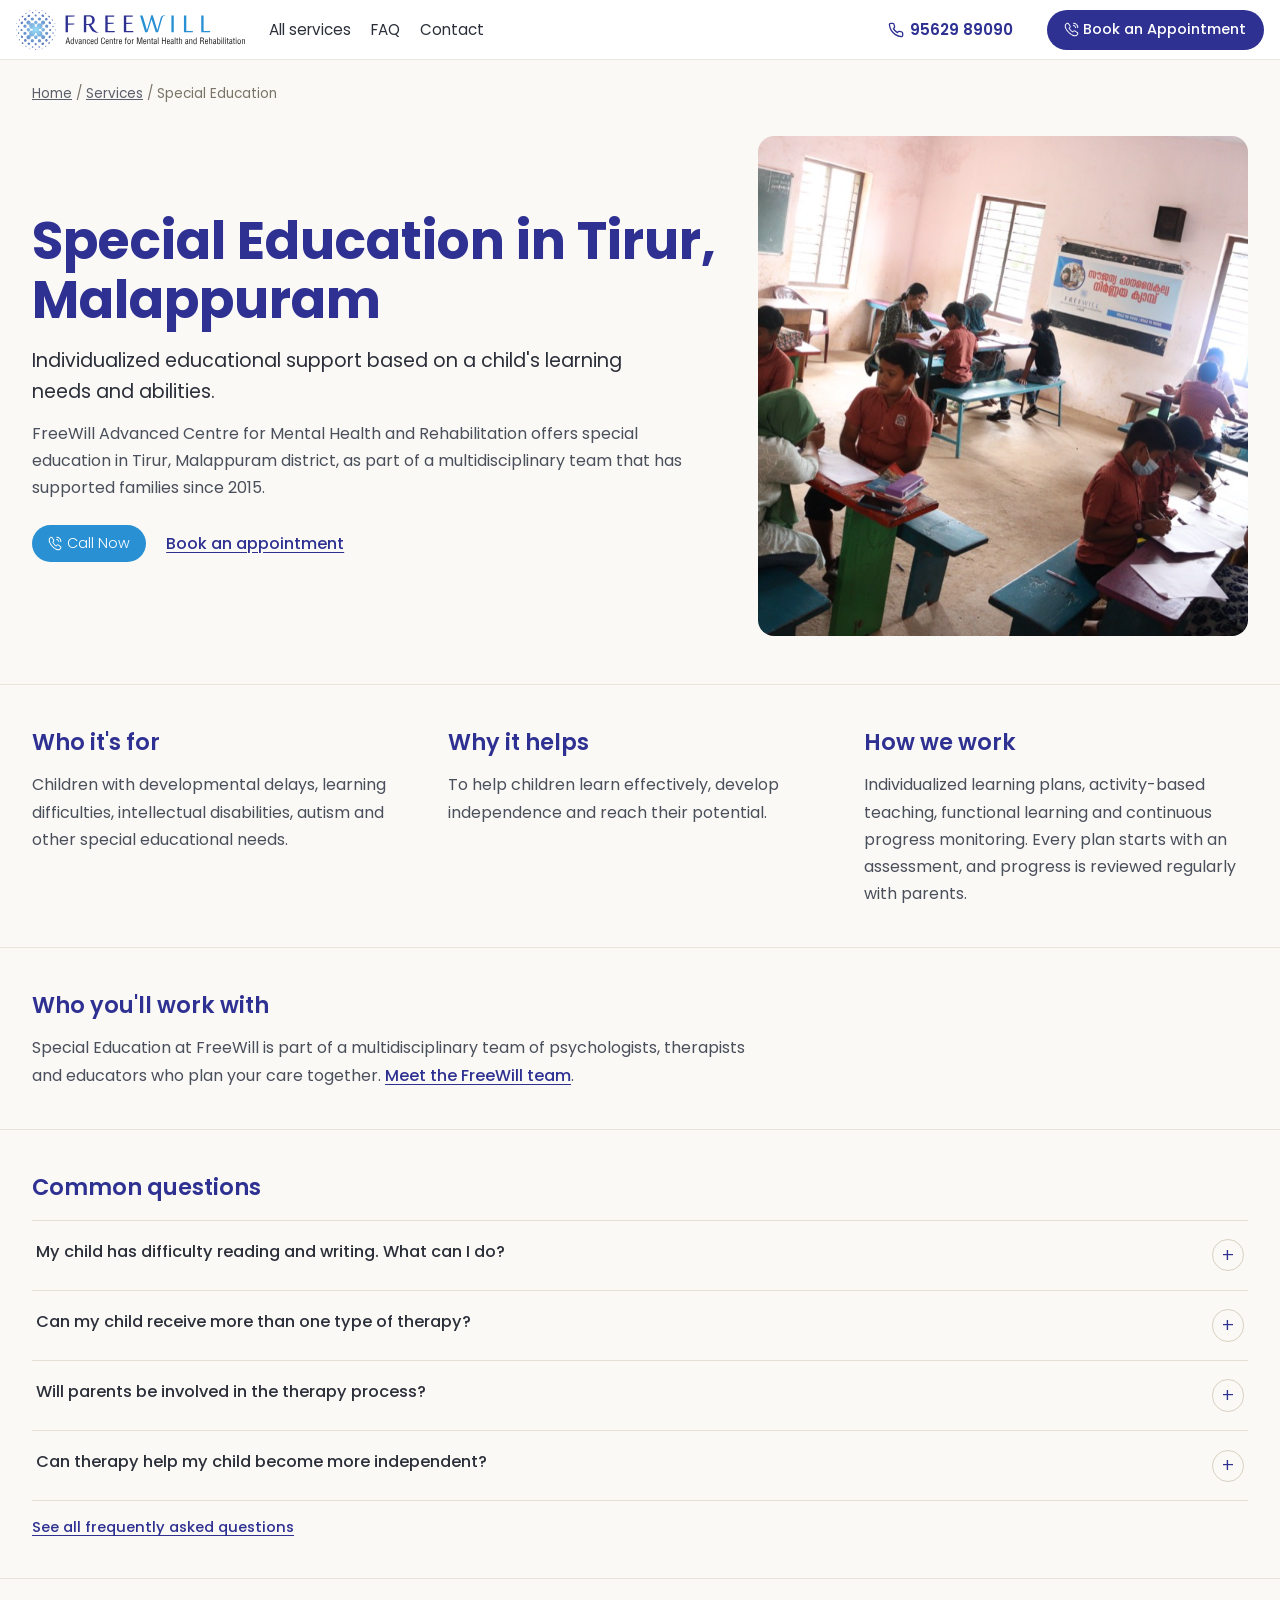
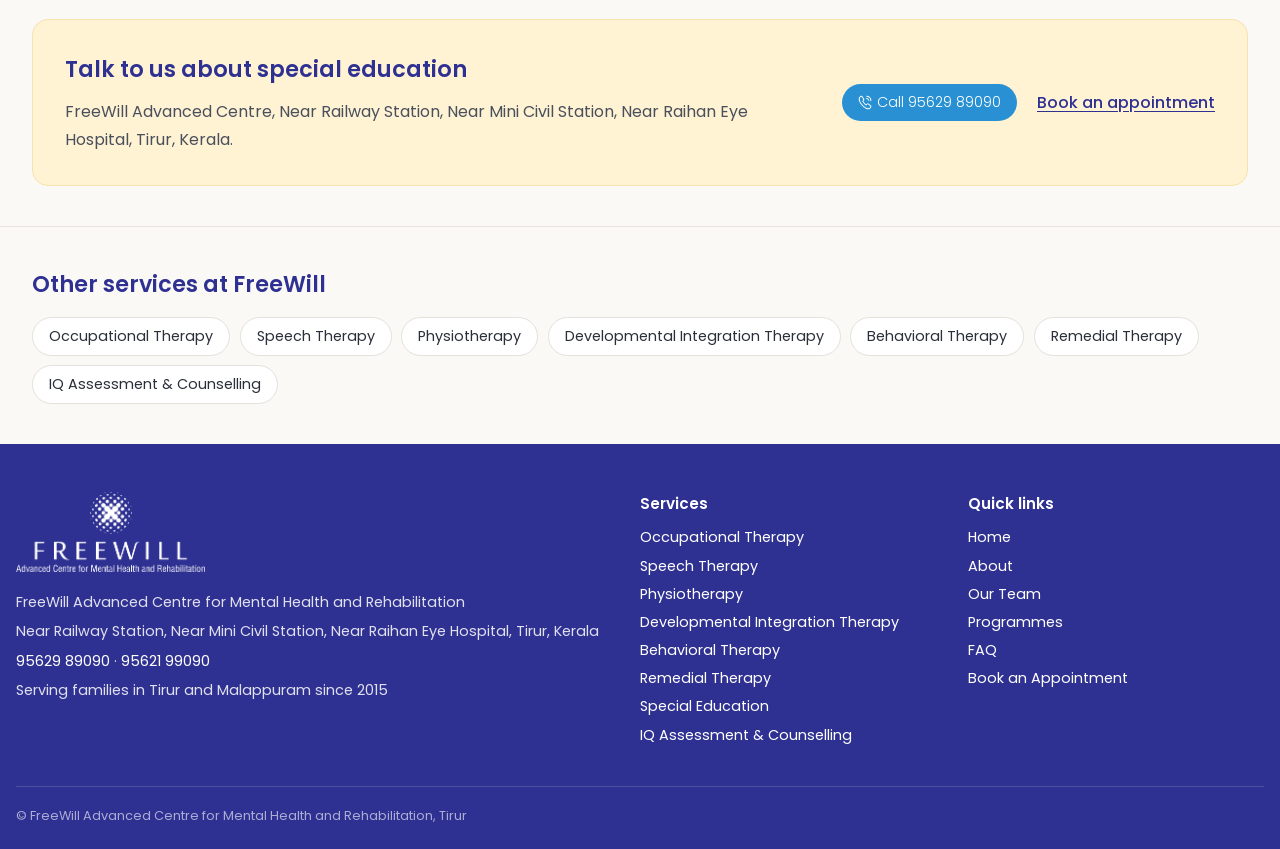
<file: services/special-education.html>
<!DOCTYPE html>
<html lang="en">
<head>
    <meta charset="UTF-8">
    <meta name="viewport" content="width=device-width, initial-scale=1.0">
    <title>Special Education in Tirur, Malappuram | FreeWill</title>
    <meta name="description" content="Individualized educational support based on a child&#x27;s learning needs and abilities. Special Education at FreeWill, Tirur. Call 95629 89090.">
    <meta name="robots" content="index, follow, max-image-preview:large">
    <link rel="canonical" href="https://freewillorg.com/services/special-education.html">
    <meta name="theme-color" content="#2E3192">

    <meta property="og:type" content="website">
    <meta property="og:site_name" content="FreeWill Advanced Centre for Mental Health &amp; Rehabilitation">
    <meta property="og:locale" content="en_IN">
    <meta property="og:title" content="Special Education in Tirur, Malappuram | FreeWill">
    <meta property="og:description" content="Individualized educational support based on a child&#x27;s learning needs and abilities. Special Education at FreeWill, Tirur. Call 95629 89090.">
    <meta property="og:url" content="https://freewillorg.com/services/special-education.html">
    <meta property="og:image" content="https://freewillorg.com/assets/service-special-education.jpg">
    <meta name="twitter:card" content="summary_large_image">

    <link rel="icon" href="../assets/icon.png" type="image/png">
    <link rel="preconnect" href="https://fonts.googleapis.com">
    <link rel="preconnect" href="https://fonts.gstatic.com" crossorigin>
    <link rel="stylesheet" href="https://fonts.googleapis.com/css2?family=Poppins:wght@300;400;500;600;700;800&amp;display=swap">
    <link rel="stylesheet" href="../style.css">

    <script type="application/ld+json">
{
  "@context": "https://schema.org",
  "@type": "MedicalWebPage",
  "@id": "https://freewillorg.com/services/special-education.html",
  "url": "https://freewillorg.com/services/special-education.html",
  "name": "Special Education in Tirur, Malappuram | FreeWill",
  "description": "Individualized educational support based on a child's learning needs and abilities. Special Education at FreeWill, Tirur. Call 95629 89090.",
  "inLanguage": "en-IN",
  "about": {
    "@type": "MedicalTherapy",
    "name": "Special Education"
  },
  "provider": {
    "@id": "https://freewillorg.com/#clinic"
  },
  "isPartOf": {
    "@id": "https://freewillorg.com/#website"
  }
}
    </script>
    <script type="application/ld+json">
{
  "@context": "https://schema.org",
  "@type": "BreadcrumbList",
  "itemListElement": [
    {
      "@type": "ListItem",
      "position": 1,
      "name": "Home",
      "item": "https://freewillorg.com/"
    },
    {
      "@type": "ListItem",
      "position": 2,
      "name": "Services",
      "item": "https://freewillorg.com/#services"
    },
    {
      "@type": "ListItem",
      "position": 3,
      "name": "Special Education",
      "item": "https://freewillorg.com/services/special-education.html"
    }
  ]
}
    </script>
</head>
<body class="svcPage">

    <header class="svcHeader">
        <div class="svcHeaderInner">
            <a class="logo" href="../index.html"><img class="headerLogo" src="../assets/logo-1.svg" alt="FreeWill Advanced Centre for Mental Health and Rehabilitation, Tirur - home"></a>
            <nav class="svcNav" aria-label="Main">
                <a href="../index.html#services">All services</a>
                <a href="../index.html#faq">FAQ</a>
                <a href="../index.html#contact">Contact</a>
            </nav>
            <a class="headerCall" href="tel:+919562989090"><svg viewBox="0 0 24 24" fill="none" stroke="currentColor" stroke-width="2" stroke-linecap="round" stroke-linejoin="round" aria-hidden="true"><path d="M22 16.92v3a2 2 0 0 1-2.18 2 19.79 19.79 0 0 1-8.63-3.07 19.5 19.5 0 0 1-6-6 19.79 19.79 0 0 1-3.07-8.67A2 2 0 0 1 4.11 2h3a2 2 0 0 1 2 1.72c.13.96.36 1.9.7 2.81a2 2 0 0 1-.45 2.11L8.09 9.91a16 16 0 0 0 6 6l1.27-1.27a2 2 0 0 1 2.11-.45c.91.34 1.85.57 2.81.7A2 2 0 0 1 22 16.92z"/></svg> 95629 89090</a>
            <a class="btn appnmntSimpleBtn headerBtn" href="../index.html#appointment"><img src="../assets/callcalling.png" alt=""><p>Book an Appointment</p></a>
        </div>
    </header>

    <main>
        <nav class="svcCrumbs content" aria-label="Breadcrumb">
            <a href="../index.html">Home</a> <span aria-hidden="true">/</span>
            <a href="../index.html#services">Services</a> <span aria-hidden="true">/</span>
            <span aria-current="page">Special Education</span>
        </nav>

        <section class="svcHero content svcHero--photo">
            <div class="svcHeroText">
                <h1 class="svcH1">Special Education in Tirur, Malappuram</h1>
                <p class="svcLead">Individualized educational support based on a child's learning needs and abilities.</p>
                <p class="svcText">FreeWill Advanced Centre for Mental Health and Rehabilitation offers special education in Tirur, Malappuram district, as part of a multidisciplinary team that has supported families since 2015.</p>
                <div class="svcActions">
                    <a class="btn primaryBtn appnmntSimpleBtn" href="tel:+919562989090"><img src="../assets/callcalling.png" alt=""><p class="para">Call Now</p></a>
                    <a class="svcBook" href="../index.html#appointment">Book an appointment</a>
                </div>
            </div>
            <figure class="svcHeroPhoto">
                <img src="../assets/service-special-education.jpg" alt="Children taking part in a classroom session at FreeWill" width="800" height="500" fetchpriority="high">
            </figure>
        </section>

        <section class="svcSection content">
            <div class="svcFacts">
                <div class="svcFact">
                    <h2 class="svcH2">Who it's for</h2>
                    <p class="svcText">Children with developmental delays, learning difficulties, intellectual disabilities, autism and other special educational needs.</p>
                </div>
                <div class="svcFact">
                    <h2 class="svcH2">Why it helps</h2>
                    <p class="svcText">To help children learn effectively, develop independence and reach their potential.</p>
                </div>
                <div class="svcFact">
                    <h2 class="svcH2">How we work</h2>
                    <p class="svcText">Individualized learning plans, activity-based teaching, functional learning and continuous progress monitoring. Every plan starts with an assessment, and progress is reviewed regularly with parents.</p>
                </div>
            </div>
        </section>

        <section class="svcSection content">
            <h2 class="svcH2">Who you'll work with</h2>
            <p class="svcText">Special Education at FreeWill is part of a multidisciplinary team of psychologists, therapists and educators who plan your care together. <a href="../index.html#team">Meet the FreeWill team</a>.</p>
        </section>

        <section class="svcSection content">
            <h2 class="svcH2">Common questions</h2>
            <div class="faqList svcFaq">
                <details class="faqItem" name="faq">
                    <summary><span class="faqQ">My child has difficulty reading and writing. What can I do?</span></summary>
                    <p class="faqA">Learning difficulties can have different causes. Assessment can help identify the child's specific difficulties, after which remedial therapy or special education can provide targeted support.</p>
                </details>
                <details class="faqItem" name="faq">
                    <summary><span class="faqQ">Can my child receive more than one type of therapy?</span></summary>
                    <p class="faqA">Yes. Some children benefit from a combination of therapies such as Occupational Therapy, Speech Therapy, Physiotherapy, Behavioral Therapy, Remedial Therapy or Special Education.</p>
                </details>
                <details class="faqItem" name="faq">
                    <summary><span class="faqQ">Will parents be involved in the therapy process?</span></summary>
                    <p class="faqA">Yes. Parent involvement is an important part of successful intervention. Therapists can guide parents on activities and strategies that can be continued at home.</p>
                </details>
                <details class="faqItem" name="faq">
                    <summary><span class="faqQ">Can therapy help my child become more independent?</span></summary>
                    <p class="faqA">Yes. Therapy can focus on practical skills such as dressing, feeding, writing, communication, play, learning, mobility and other daily activities according to the child's needs.</p>
                </details>
            </div>
            <p class="svcNote"><a href="../index.html#faq">See all frequently asked questions</a></p>
        </section>

        <section class="svcSection content">
            <div class="svcCta">
                <div>
                    <h2 class="svcH2">Talk to us about special education</h2>
                    <p class="svcText">FreeWill Advanced Centre, Near Railway Station, Near Mini Civil Station, Near Raihan Eye Hospital, Tirur, Kerala.</p>
                </div>
                <div class="svcActions">
                    <a class="btn primaryBtn appnmntSimpleBtn" href="tel:+919562989090"><img src="../assets/callcalling.png" alt=""><p class="para">Call 95629 89090</p></a>
                    <a class="svcBook" href="../index.html#appointment">Book an appointment</a>
                </div>
            </div>
        </section>

        <section class="svcSection content">
            <h2 class="svcH2">Other services at FreeWill</h2>
            <ul class="svcOthers">
                <li><a href="occupational-therapy.html">Occupational Therapy</a></li>
                <li><a href="speech-therapy.html">Speech Therapy</a></li>
                <li><a href="physiotherapy.html">Physiotherapy</a></li>
                <li><a href="developmental-integration-therapy.html">Developmental Integration Therapy</a></li>
                <li><a href="behavioral-therapy.html">Behavioral Therapy</a></li>
                <li><a href="remedial-therapy.html">Remedial Therapy</a></li>
                <li><a href="iq-assessment-counselling.html">IQ Assessment &amp; Counselling</a></li>
            </ul>
        </section>
    </main>

    <footer>
        <div class="footerInner">
            <div class="footerBrand">
                <div class="footerLogo">
                    <img src="../assets/logoZ.png" alt="FreeWill Advanced Centre for Mental Health and Rehabilitation logo" loading="lazy">
                </div>
                <p>FreeWill Advanced Centre for Mental Health and Rehabilitation</p>
                <p>Near Railway Station, Near Mini Civil Station, Near Raihan Eye Hospital, Tirur, Kerala</p>
                <p><a href="tel:+919562989090">95629 89090</a> &middot; <a href="tel:+919562199090">95621 99090</a></p>
                <p>Serving families in Tirur and Malappuram since 2015</p>
            </div>
            <nav class="footerCol" aria-label="Services">
                <p class="footerHeading">Services</p>
                <ul>
                    <li><a href="occupational-therapy.html">Occupational Therapy</a></li>
                    <li><a href="speech-therapy.html">Speech Therapy</a></li>
                    <li><a href="physiotherapy.html">Physiotherapy</a></li>
                    <li><a href="developmental-integration-therapy.html">Developmental Integration Therapy</a></li>
                    <li><a href="behavioral-therapy.html">Behavioral Therapy</a></li>
                    <li><a href="remedial-therapy.html">Remedial Therapy</a></li>
                    <li><a href="special-education.html">Special Education</a></li>
                    <li><a href="iq-assessment-counselling.html">IQ Assessment &amp; Counselling</a></li>
                </ul>
            </nav>
            <nav class="footerCol" aria-label="Quick links">
                <p class="footerHeading">Quick links</p>
                <ul>
                    <li><a href="../index.html">Home</a></li>
                    <li><a href="../index.html#about">About</a></li>
                    <li><a href="../index.html#team">Our Team</a></li>
                    <li><a href="../index.html#programmes">Programmes</a></li>
                    <li><a href="../index.html#faq">FAQ</a></li>
                    <li><a href="../index.html#appointment">Book an Appointment</a></li>
                </ul>
            </nav>
        </div>
        <p class="footerBottom">&copy; FreeWill Advanced Centre for Mental Health and Rehabilitation, Tirur</p>
    </footer>

    <div class="mobileCallBar">
        <a href="tel:+919562989090">Call Now</a>
        <a href="../index.html#appointment">Book Appointment</a>
    </div>
</body>
</html>
</file>
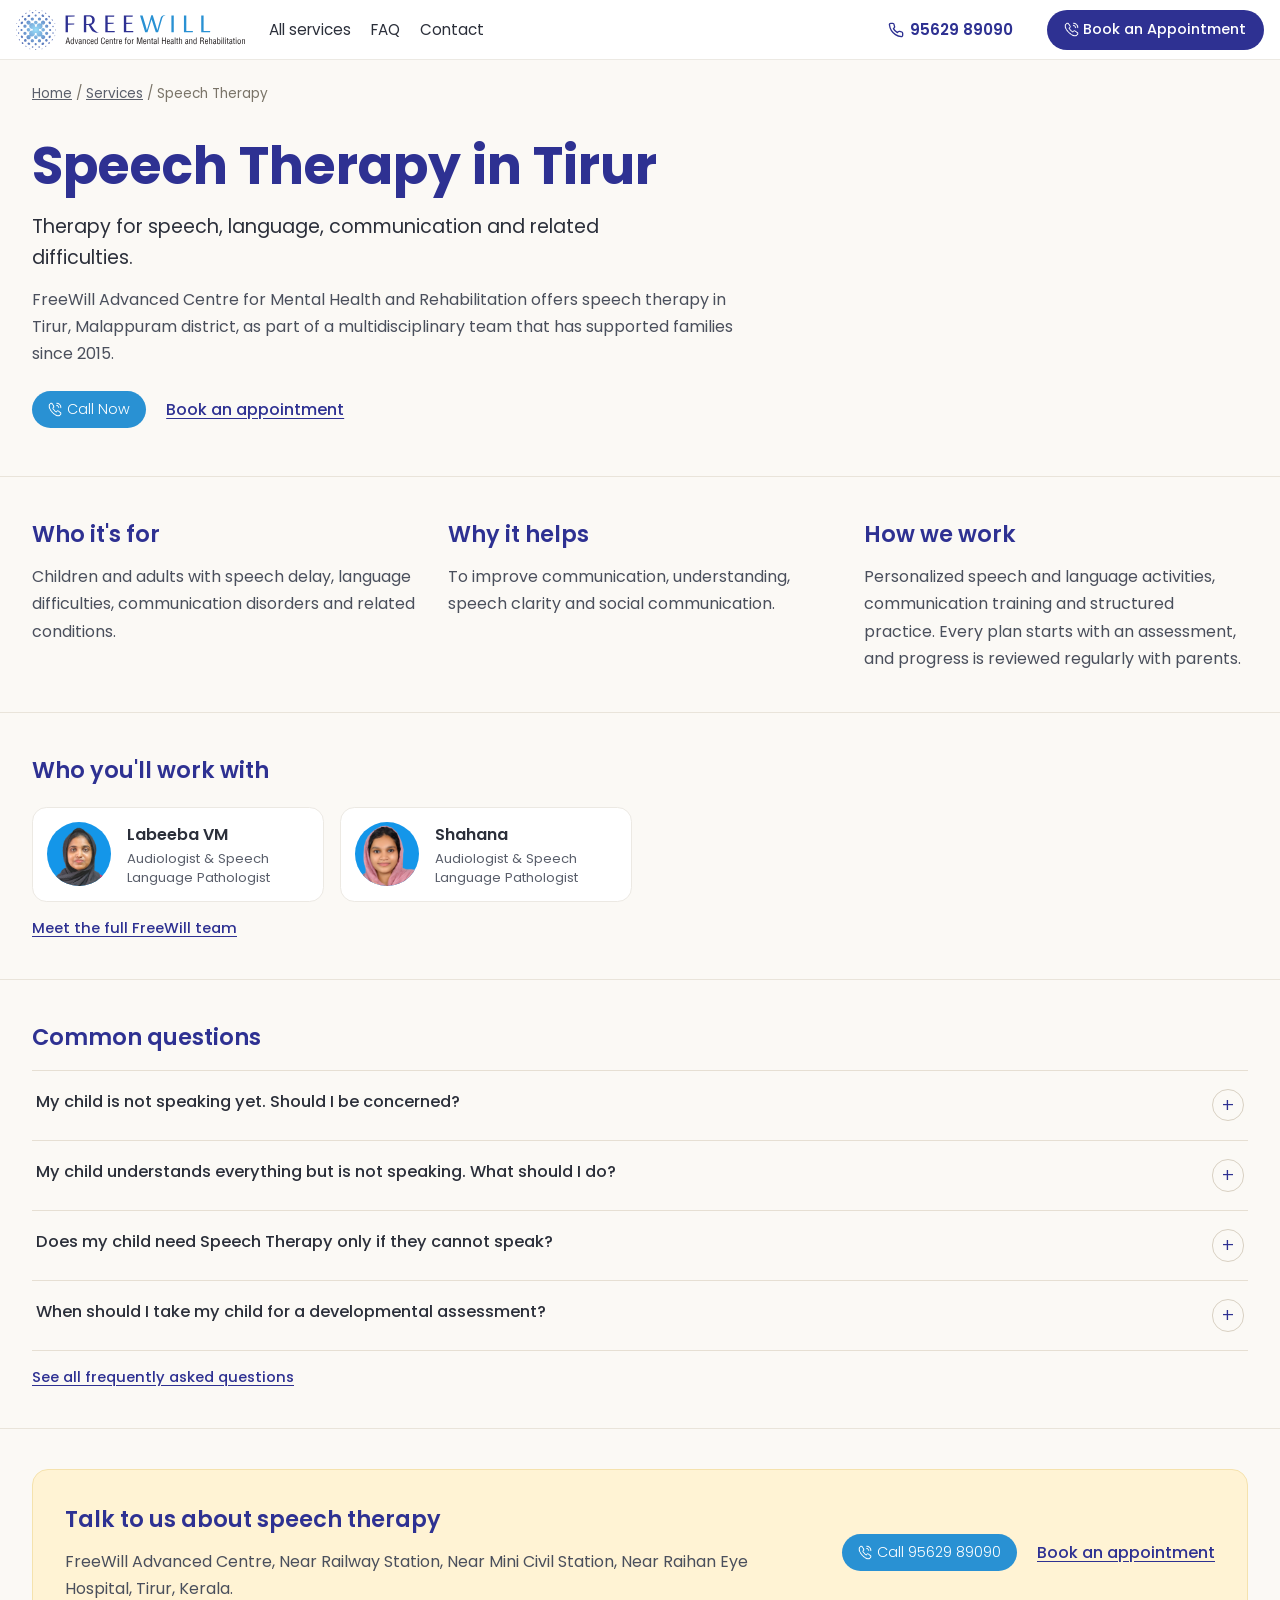
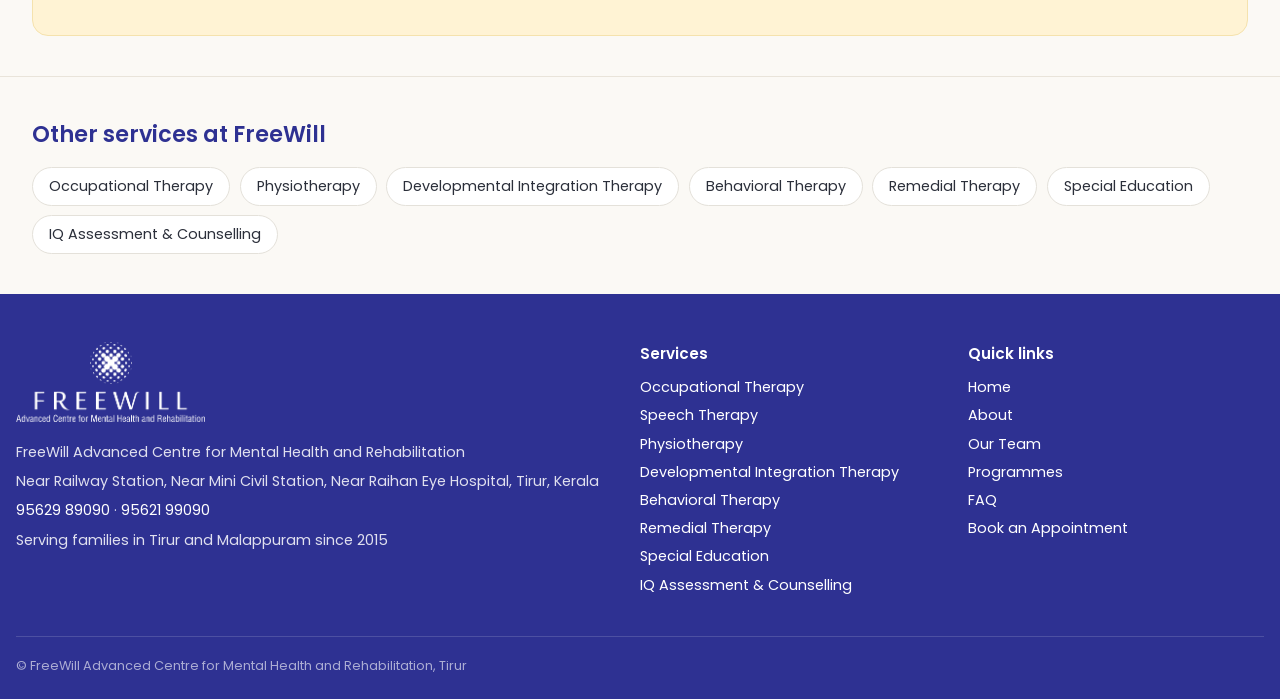
<file: services/speech-therapy.html>
<!DOCTYPE html>
<html lang="en">
<head>
    <meta charset="UTF-8">
    <meta name="viewport" content="width=device-width, initial-scale=1.0">
    <title>Speech Therapy in Tirur | FreeWill</title>
    <meta name="description" content="Therapy for speech, language, communication and related difficulties. Speech Therapy at FreeWill, Tirur. Call 95629 89090.">
    <meta name="robots" content="index, follow, max-image-preview:large">
    <link rel="canonical" href="https://freewillorg.com/services/speech-therapy.html">
    <meta name="theme-color" content="#2E3192">

    <meta property="og:type" content="website">
    <meta property="og:site_name" content="FreeWill Advanced Centre for Mental Health &amp; Rehabilitation">
    <meta property="og:locale" content="en_IN">
    <meta property="og:title" content="Speech Therapy in Tirur | FreeWill">
    <meta property="og:description" content="Therapy for speech, language, communication and related difficulties. Speech Therapy at FreeWill, Tirur. Call 95629 89090.">
    <meta property="og:url" content="https://freewillorg.com/services/speech-therapy.html">
    <meta property="og:image" content="https://freewillorg.com/assets/og-image.jpg">
    <meta name="twitter:card" content="summary_large_image">

    <link rel="icon" href="../assets/icon.png" type="image/png">
    <link rel="preconnect" href="https://fonts.googleapis.com">
    <link rel="preconnect" href="https://fonts.gstatic.com" crossorigin>
    <link rel="stylesheet" href="https://fonts.googleapis.com/css2?family=Poppins:wght@300;400;500;600;700;800&amp;display=swap">
    <link rel="stylesheet" href="../style.css">

    <script type="application/ld+json">
{
  "@context": "https://schema.org",
  "@type": "MedicalWebPage",
  "@id": "https://freewillorg.com/services/speech-therapy.html",
  "url": "https://freewillorg.com/services/speech-therapy.html",
  "name": "Speech Therapy in Tirur | FreeWill",
  "description": "Therapy for speech, language, communication and related difficulties. Speech Therapy at FreeWill, Tirur. Call 95629 89090.",
  "inLanguage": "en-IN",
  "about": {
    "@type": "MedicalTherapy",
    "name": "Speech Therapy"
  },
  "provider": {
    "@id": "https://freewillorg.com/#clinic"
  },
  "isPartOf": {
    "@id": "https://freewillorg.com/#website"
  }
}
    </script>
    <script type="application/ld+json">
{
  "@context": "https://schema.org",
  "@type": "BreadcrumbList",
  "itemListElement": [
    {
      "@type": "ListItem",
      "position": 1,
      "name": "Home",
      "item": "https://freewillorg.com/"
    },
    {
      "@type": "ListItem",
      "position": 2,
      "name": "Services",
      "item": "https://freewillorg.com/#services"
    },
    {
      "@type": "ListItem",
      "position": 3,
      "name": "Speech Therapy",
      "item": "https://freewillorg.com/services/speech-therapy.html"
    }
  ]
}
    </script>
</head>
<body class="svcPage">

    <header class="svcHeader">
        <div class="svcHeaderInner">
            <a class="logo" href="../index.html"><img class="headerLogo" src="../assets/logo-1.svg" alt="FreeWill Advanced Centre for Mental Health and Rehabilitation, Tirur - home"></a>
            <nav class="svcNav" aria-label="Main">
                <a href="../index.html#services">All services</a>
                <a href="../index.html#faq">FAQ</a>
                <a href="../index.html#contact">Contact</a>
            </nav>
            <a class="headerCall" href="tel:+919562989090"><svg viewBox="0 0 24 24" fill="none" stroke="currentColor" stroke-width="2" stroke-linecap="round" stroke-linejoin="round" aria-hidden="true"><path d="M22 16.92v3a2 2 0 0 1-2.18 2 19.79 19.79 0 0 1-8.63-3.07 19.5 19.5 0 0 1-6-6 19.79 19.79 0 0 1-3.07-8.67A2 2 0 0 1 4.11 2h3a2 2 0 0 1 2 1.72c.13.96.36 1.9.7 2.81a2 2 0 0 1-.45 2.11L8.09 9.91a16 16 0 0 0 6 6l1.27-1.27a2 2 0 0 1 2.11-.45c.91.34 1.85.57 2.81.7A2 2 0 0 1 22 16.92z"/></svg> 95629 89090</a>
            <a class="btn appnmntSimpleBtn headerBtn" href="../index.html#appointment"><img src="../assets/callcalling.png" alt=""><p>Book an Appointment</p></a>
        </div>
    </header>

    <main>
        <nav class="svcCrumbs content" aria-label="Breadcrumb">
            <a href="../index.html">Home</a> <span aria-hidden="true">/</span>
            <a href="../index.html#services">Services</a> <span aria-hidden="true">/</span>
            <span aria-current="page">Speech Therapy</span>
        </nav>

        <section class="svcHero content">
            <div class="svcHeroText">
                <h1 class="svcH1">Speech Therapy in Tirur</h1>
                <p class="svcLead">Therapy for speech, language, communication and related difficulties.</p>
                <p class="svcText">FreeWill Advanced Centre for Mental Health and Rehabilitation offers speech therapy in Tirur, Malappuram district, as part of a multidisciplinary team that has supported families since 2015.</p>
                <div class="svcActions">
                    <a class="btn primaryBtn appnmntSimpleBtn" href="tel:+919562989090"><img src="../assets/callcalling.png" alt=""><p class="para">Call Now</p></a>
                    <a class="svcBook" href="../index.html#appointment">Book an appointment</a>
                </div>
            </div>
        </section>

        <section class="svcSection content">
            <div class="svcFacts">
                <div class="svcFact">
                    <h2 class="svcH2">Who it's for</h2>
                    <p class="svcText">Children and adults with speech delay, language difficulties, communication disorders and related conditions.</p>
                </div>
                <div class="svcFact">
                    <h2 class="svcH2">Why it helps</h2>
                    <p class="svcText">To improve communication, understanding, speech clarity and social communication.</p>
                </div>
                <div class="svcFact">
                    <h2 class="svcH2">How we work</h2>
                    <p class="svcText">Personalized speech and language activities, communication training and structured practice. Every plan starts with an assessment, and progress is reviewed regularly with parents.</p>
                </div>
            </div>
        </section>

        <section class="svcSection content">
            <h2 class="svcH2">Who you'll work with</h2>
            <ul class="svcTeam">
                <li class="svcPerson">
                    <img src="../assets/team13.png" alt="Labeeba VM, Audiologist & Speech Language Pathologist at FreeWill" loading="lazy" width="96" height="96">
                    <div>
                        <p class="svcPersonName">Labeeba VM</p>
                        <p class="svcPersonRole">Audiologist & Speech Language Pathologist</p>
                    </div>
                </li>
                <li class="svcPerson">
                    <img src="../assets/team14.png" alt="Shahana, Audiologist & Speech Language Pathologist at FreeWill" loading="lazy" width="96" height="96">
                    <div>
                        <p class="svcPersonName">Shahana</p>
                        <p class="svcPersonRole">Audiologist & Speech Language Pathologist</p>
                    </div>
                </li>
            </ul>
            <p class="svcNote"><a href="../index.html#team">Meet the full FreeWill team</a></p>
        </section>

        <section class="svcSection content">
            <h2 class="svcH2">Common questions</h2>
            <div class="faqList svcFaq">
                <details class="faqItem" name="faq">
                    <summary><span class="faqQ">My child is not speaking yet. Should I be concerned?</span></summary>
                    <p class="faqA">Every child develops at their own pace, but delayed speech can sometimes indicate an underlying developmental difficulty. An early assessment can help identify the reason and guide appropriate intervention.</p>
                </details>
                <details class="faqItem" name="faq">
                    <summary><span class="faqQ">My child understands everything but is not speaking. What should I do?</span></summary>
                    <p class="faqA">Good understanding is encouraging, but delayed expressive speech still deserves attention. A speech and developmental assessment can help identify your child's communication needs.</p>
                </details>
                <details class="faqItem" name="faq">
                    <summary><span class="faqQ">Does my child need Speech Therapy only if they cannot speak?</span></summary>
                    <p class="faqA">No. Speech Therapy can also help with language understanding, pronunciation, fluency, social communication, voice and other communication difficulties.</p>
                </details>
                <details class="faqItem" name="faq">
                    <summary><span class="faqQ">When should I take my child for a developmental assessment?</span></summary>
                    <p class="faqA">If you notice delays in speech, movement, learning, attention, social interaction, play or daily activities, it is better to seek an assessment early rather than wait.</p>
                </details>
            </div>
            <p class="svcNote"><a href="../index.html#faq">See all frequently asked questions</a></p>
        </section>

        <section class="svcSection content">
            <div class="svcCta">
                <div>
                    <h2 class="svcH2">Talk to us about speech therapy</h2>
                    <p class="svcText">FreeWill Advanced Centre, Near Railway Station, Near Mini Civil Station, Near Raihan Eye Hospital, Tirur, Kerala.</p>
                </div>
                <div class="svcActions">
                    <a class="btn primaryBtn appnmntSimpleBtn" href="tel:+919562989090"><img src="../assets/callcalling.png" alt=""><p class="para">Call 95629 89090</p></a>
                    <a class="svcBook" href="../index.html#appointment">Book an appointment</a>
                </div>
            </div>
        </section>

        <section class="svcSection content">
            <h2 class="svcH2">Other services at FreeWill</h2>
            <ul class="svcOthers">
                <li><a href="occupational-therapy.html">Occupational Therapy</a></li>
                <li><a href="physiotherapy.html">Physiotherapy</a></li>
                <li><a href="developmental-integration-therapy.html">Developmental Integration Therapy</a></li>
                <li><a href="behavioral-therapy.html">Behavioral Therapy</a></li>
                <li><a href="remedial-therapy.html">Remedial Therapy</a></li>
                <li><a href="special-education.html">Special Education</a></li>
                <li><a href="iq-assessment-counselling.html">IQ Assessment &amp; Counselling</a></li>
            </ul>
        </section>
    </main>

    <footer>
        <div class="footerInner">
            <div class="footerBrand">
                <div class="footerLogo">
                    <img src="../assets/logoZ.png" alt="FreeWill Advanced Centre for Mental Health and Rehabilitation logo" loading="lazy">
                </div>
                <p>FreeWill Advanced Centre for Mental Health and Rehabilitation</p>
                <p>Near Railway Station, Near Mini Civil Station, Near Raihan Eye Hospital, Tirur, Kerala</p>
                <p><a href="tel:+919562989090">95629 89090</a> &middot; <a href="tel:+919562199090">95621 99090</a></p>
                <p>Serving families in Tirur and Malappuram since 2015</p>
            </div>
            <nav class="footerCol" aria-label="Services">
                <p class="footerHeading">Services</p>
                <ul>
                    <li><a href="occupational-therapy.html">Occupational Therapy</a></li>
                    <li><a href="speech-therapy.html">Speech Therapy</a></li>
                    <li><a href="physiotherapy.html">Physiotherapy</a></li>
                    <li><a href="developmental-integration-therapy.html">Developmental Integration Therapy</a></li>
                    <li><a href="behavioral-therapy.html">Behavioral Therapy</a></li>
                    <li><a href="remedial-therapy.html">Remedial Therapy</a></li>
                    <li><a href="special-education.html">Special Education</a></li>
                    <li><a href="iq-assessment-counselling.html">IQ Assessment &amp; Counselling</a></li>
                </ul>
            </nav>
            <nav class="footerCol" aria-label="Quick links">
                <p class="footerHeading">Quick links</p>
                <ul>
                    <li><a href="../index.html">Home</a></li>
                    <li><a href="../index.html#about">About</a></li>
                    <li><a href="../index.html#team">Our Team</a></li>
                    <li><a href="../index.html#programmes">Programmes</a></li>
                    <li><a href="../index.html#faq">FAQ</a></li>
                    <li><a href="../index.html#appointment">Book an Appointment</a></li>
                </ul>
            </nav>
        </div>
        <p class="footerBottom">&copy; FreeWill Advanced Centre for Mental Health and Rehabilitation, Tirur</p>
    </footer>

    <div class="mobileCallBar">
        <a href="tel:+919562989090">Call Now</a>
        <a href="../index.html#appointment">Book Appointment</a>
    </div>
</body>
</html>
</file>
<file: style.css>
* {
    margin: 0;
    padding: 0;
    box-sizing: border-box;
}

:root {
    --primary-navy-color :#2E3192 ;
    --primary-color :#2991D3 ;
    --secondary-color : #484BA0;

    --blue-color: #1496E9;
    --dark-blue-color: #2991D3;

    --yellow-color: #FFB800;

    /* vertical space above and below every page section */
    --section-space: clamp(3rem, 6vw, 5.5rem);
}

html {
    scroll-behavior: smooth;
}

body {
    font-family: 'Poppins', sans-serif;
}


/* -----------BUTTONS---------- */
.buttons {
    display: flex;
    align-items: center;
    gap: 0.5rem;
}
.btn {
    display: flex;
    align-items: center;
    justify-items: center;
    cursor: pointer;
    font-family: "Poppins",sans-serif;

    box-shadow: 0px 0px 0 0 rgba(0, 0, 0, 0.3);
    transition: box-shadow 0.3s ease-in-out;
}
.btn:hover{
    box-shadow: 0px 0px 20px 2px rgba(0,0,0, 0.3);
}

.nav-left,.nav-right{
    opacity: 0.85;
    cursor: pointer;
}
.nav-left:hover,.nav-right:hover{
    opacity: 1;
}

.appnmntSimpleBtn{
    border: 0;
    border-radius: 10rem;
    padding: 0.5rem 1rem;
    gap: 0.3rem;
}
.primaryBtn{
    color: white;
    background-color: var(--primary-color);
}
.secondaryBtn {
    color: rgb(0, 0, 0);
    background-color: white;
    border: 0.1rem solid var(--primary-color);
}
.secondaryBtn:hover{
    box-shadow: 0px 0px 20px 2px rgba(255, 255, 255, 0.3);
}

.appnmntSimpleBtn img {
    height: 0.9rem;
}
.appnmntSimpleBtn p {
    font-size: 0.9rem;
    font-weight: 300;
}

/* ----------TEXT---------- */
.primaryText{
    color: var(--primary-color);
}
.primaryNavyText{
    color: var(--primary-navy-color);
}
.secondaryText {
    color: white;
}

.title {
    font-size: 3rem;
    line-height: 3rem;
    font-weight: 400;
}
.titleBold {
    font-weight: bold;
}

.name{
    font-size: 1.85rem;
    line-height: 1.85rem;
}
.namePara{
    font-size: 1.2rem;
    line-height: 1.2rem;
}
.nameDesig{
    font-size: 1rem;
    line-height: 1rem;
    margin-top: 0.4rem;
}

.para {
    font-size: 1.2rem;
}
.paraBold {
    font-weight: 500;
}

.content {
    max-width: 1920px;
    margin: 0 auto;
    padding: 0 2rem;
}

@media (max-width: 800px) {
    .title {
        font-size: 2.5rem;
        line-height: 2.5rem;
    }

    .name{
        font-size: 1.5rem;
        line-height: 1.5rem;
    }
    .namePara{
        font-size: 0.9rem;
        line-height: 0.9rem;
    }
    .nameDesig{
        font-size: 0.8rem;
        line-height: 0.8rem;
    }

    .para{
        font-size: 0.9rem;
    }
}
@media (max-width: 500px) {
    .title {
        font-size: 2rem;
        line-height: 2rem;
    }

}
@media (max-width: 320px) {
    .title{
        font-size: 2rem;
        line-height: 2rem;
    }

    .name{
        font-size: 1.25rem;
        line-height: 1.25rem;
    }
}


/* ----------NAVIGATION_BAR---------- */
html {
    scroll-padding-top: 5rem;
}

.siteHeader {
    position: sticky;
    top: 0;
    z-index: 1000;
    /* solid, not backdrop-filter: a filter here would trap the fixed mobile menu inside the header */
    background-color: white;
    border-bottom: 1px solid transparent;
    transition: box-shadow 0.25s ease, border-color 0.25s ease;
}

.siteHeader.scrolled {
    border-color: #ece9e3;
    box-shadow: 0 6px 20px rgba(46, 49, 146, 0.08);
}

.navCont {
    max-width: 1920px;
    margin: 0 auto;
    display: flex;
    align-items: center;
    gap: 1rem;
    padding: 0.6rem 1rem;
    transition: padding 0.25s ease;
}

.siteHeader.scrolled .navCont {
    padding-block: 0.4rem;
}

.logo {
    flex-shrink: 0;
    height: 2.5rem;
}

.logo .headerLogo {
    height: 100%;
    width: auto;
}

/* -- links -- */
.links {
    display: flex;
    align-items: center;
    gap: 0.25rem;
    margin-left: 1.5rem;
}

.links .link {
    position: relative;
    display: flex;
    align-items: center;
    gap: 0.2rem;
    padding: 0.5rem 0.7rem;
    border-radius: 0.5rem;
    font-size: 0.95rem;
    font-weight: 500;
    color: #2b2f3a;
    text-decoration: none;
    transition: color 0.2s ease, background-color 0.2s ease;
}

/* sliding underline */
.links .link::after {
    content: "";
    position: absolute;
    left: 0.7rem;
    right: 0.7rem;
    bottom: 0.25rem;
    height: 2px;
    border-radius: 2px;
    background-color: var(--primary-color);
    transform: scaleX(0);
    transform-origin: left;
    transition: transform 0.25s ease;
}

.links .link:hover {
    color: var(--primary-navy-color);
}

.links .link:hover::after,
.links .link.active::after {
    transform: scaleX(1);
}

.links .link.active {
    color: var(--primary-navy-color);
}

.links .link:focus-visible,
.headerCall:focus-visible,
.menuBtn:focus-visible {
    outline: 2px solid var(--primary-color);
    outline-offset: 2px;
}

/* -- services dropdown -- */
.navDrop {
    position: relative;
}

.navChevron {
    width: 0.9rem;
    height: 0.9rem;
    transition: transform 0.2s ease;
}

.navDropMenu {
    position: absolute;
    top: calc(100% + 0.4rem);
    left: 50%;
    min-width: 17rem;
    padding: 0.5rem;
    border-radius: 0.9rem;
    background-color: white;
    border: 1px solid #ece9e3;
    box-shadow: 0 18px 40px rgba(46, 49, 146, 0.14);
    display: flex;
    flex-direction: column;
    opacity: 0;
    visibility: hidden;
    transform: translate(-50%, 6px);
    transition: opacity 0.2s ease, transform 0.2s ease, visibility 0.2s;
}

/* invisible bridge so the menu doesn't close while the pointer moves down to it */
.navDropMenu::before {
    content: "";
    position: absolute;
    left: 0;
    right: 0;
    top: -0.6rem;
    height: 0.6rem;
}

.navDrop:hover .navDropMenu,
.navDrop:focus-within .navDropMenu {
    opacity: 1;
    visibility: visible;
    transform: translate(-50%, 0);
}

.navDrop:hover .navChevron,
.navDrop:focus-within .navChevron {
    transform: rotate(180deg);
}

.navDropItem,
.navDropAll {
    padding: 0.55rem 0.75rem;
    border-radius: 0.55rem;
    font-size: 0.9rem;
    color: #2b2f3a;
    text-decoration: none;
    white-space: nowrap;
    transition: background-color 0.15s ease, color 0.15s ease;
}

.navDropItem:hover,
.navDropItem:focus-visible {
    background-color: #f0f7fd;
    color: var(--primary-navy-color);
    outline: none;
}

.navDropAll {
    margin-top: 0.25rem;
    padding-top: 0.7rem;
    border-top: 1px solid #ece9e3;
    border-radius: 0 0 0.55rem 0.55rem;
    font-weight: 600;
    color: var(--primary-color);
}

.navDropAll:hover {
    color: var(--primary-navy-color);
}

/* -- right side -- */
.headerCall {
    display: flex;
    align-items: center;
    gap: 0.4rem;
    margin-left: auto;
    padding: 0.45rem 0.6rem;
    border-radius: 0.5rem;
    font-size: 0.95rem;
    font-weight: 600;
    color: var(--primary-navy-color);
    text-decoration: none;
    white-space: nowrap;
    transition: background-color 0.2s ease;
}

.headerCall svg {
    width: 1rem;
    height: 1rem;
}

.headerCall:hover {
    background-color: #eef4fb;
}

.headerBtn {
    flex-shrink: 0;
    padding: 0.6rem 1.1rem;
    background-color: var(--primary-navy-color);
    color: white;
    text-decoration: none;
    transition: background-color 0.2s ease, box-shadow 0.2s ease;
}

.headerBtn:hover {
    background-color: #23267a;
}

.headerBtn p {
    font-size: 0.9rem;
    font-weight: 500;
}

/* -- mobile menu -- */
.menuBtn {
    display: none;
    flex-direction: column;
    justify-content: center;
    gap: 5px;
    width: 2.5rem;
    height: 2.5rem;
    padding: 0 0.6rem;
    border: 0;
    border-radius: 0.5rem;
    background-color: transparent;
    cursor: pointer;
    position: relative;
    z-index: 1002;
}

.menuBtn span {
    display: block;
    height: 2px;
    border-radius: 2px;
    background-color: var(--primary-navy-color);
    transition: transform 0.3s ease, opacity 0.2s ease;
}

.menuBtn[aria-expanded="true"] span:nth-child(1) {
    transform: translateY(7px) rotate(45deg);
}

.menuBtn[aria-expanded="true"] span:nth-child(2) {
    opacity: 0;
}

.menuBtn[aria-expanded="true"] span:nth-child(3) {
    transform: translateY(-7px) rotate(-45deg);
}

.navMobileActions {
    display: none;
}

.navBackdrop {
    position: fixed;
    inset: 0;
    z-index: 1000;
    background-color: rgba(20, 22, 60, 0.35);
}

body.menuOpen {
    overflow: hidden;
}

@media (max-width: 1100px) {
    .menuBtn {
        display: flex;
    }

    .links {
        position: fixed;
        z-index: 1001;
        top: 0;
        right: 0;
        bottom: 0;
        width: min(85vw, 22rem);
        margin: 0;
        padding: 5rem 1.25rem 1.5rem;
        flex-direction: column;
        align-items: stretch;
        gap: 0;
        overflow-y: auto;
        background-color: white;
        box-shadow: -10px 0 40px rgba(20, 22, 60, 0.15);
        transform: translateX(100%);
        visibility: hidden;
        transition: transform 0.35s ease, visibility 0.35s;
    }

    .links.show {
        transform: translateX(0);
        visibility: visible;
    }

    .links .link {
        padding: 0.9rem 0.25rem;
        border-radius: 0;
        border-bottom: 1px solid #f0ece5;
        font-size: 1.05rem;
    }

    .links .link::after {
        display: none;
    }

    .links .link.active {
        color: var(--primary-color);
    }

    /* the service list is too long for the mobile panel; "Services" jumps to the section */
    .navChevron,
    .navDropMenu {
        display: none;
    }

    .navMobileActions {
        display: flex;
        flex-direction: column;
        gap: 0.75rem;
        margin-top: auto;
        padding-top: 2rem;
    }

    .navMobileCall,
    .navMobileBook {
        display: flex;
        align-items: center;
        justify-content: center;
        gap: 0.5rem;
        padding: 0.85rem 1rem;
        border-radius: 0.6rem;
        font-weight: 600;
        text-decoration: none;
    }

    .navMobileCall {
        border: 1px solid #d5dfe9;
        color: var(--primary-navy-color);
    }

    .navMobileCall svg {
        width: 1rem;
        height: 1rem;
    }

    .navMobileBook {
        background-color: var(--primary-navy-color);
        color: white;
    }
}

@media (max-width: 810px) {
    .headerCall {
        display: none;
    }

    .headerBtn {
        margin-left: auto;
    }
}

@media (max-width: 480px) {
    .headerBtn {
        display: none;
    }

    .menuBtn {
        margin-left: auto;
    }
}

@media (prefers-reduced-motion: reduce) {
    .siteHeader,
    .navCont,
    .links,
    .links .link::after,
    .navDropMenu,
    .menuBtn span {
        transition: none;
    }
}


/* ------------HERO_SECTION------------ */
#hero {
    position: relative;
    background-image: url(assets/bg.svg);
    background-repeat: no-repeat;
    background-size: cover;
}

.heroInner {
    max-width: 1920px;
    margin: 0 auto;
    display: flex;
    gap: 2rem;
    padding: clamp(2.5rem, 6vw, 4.5rem) 1rem 0;
}

.heroText {
    position: relative;
    z-index: 2;
    width: 58%;
    padding-bottom: clamp(5rem, 9vw, 8rem);
}

.heroEyebrow {
    display: inline-block;
    padding: 0.35rem 0.85rem;
    border-radius: 10rem;
    background-color: rgba(255, 255, 255, 0.7);
    font-size: 0.85rem;
    font-weight: 500;
    color: var(--primary-navy-color);
}

.heroTitle {
    margin-top: 1.25rem;
    max-width: 17ch;
    font-size: clamp(2.3rem, 4.8vw, 3.9rem);
    font-weight: 700;
    line-height: 1.08;
    letter-spacing: -0.02em;
    color: var(--primary-navy-color);
}

.heroPara {
    margin-top: 1.25rem;
    max-width: 36rem;
    font-size: 1.15rem;
    line-height: 1.65;
    color: #1f2433;
}

.heroActions {
    display: flex;
    flex-wrap: wrap;
    align-items: center;
    gap: 0.75rem 1.25rem;
    margin-top: 2rem;
}

.heroBook {
    padding: 0.75rem 1.4rem;
    background-color: var(--primary-navy-color);
    text-decoration: none;
}

.heroBook p {
    font-size: 1rem;
    font-weight: 500;
}

.heroCall {
    font-size: 1rem;
    font-weight: 500;
    color: var(--primary-navy-color);
    text-underline-offset: 0.2rem;
}

/* the image sits under the wave (as in the original design), the text above it */
.heroImg {
    position: relative;
    z-index: 0;
    width: 42%;
    display: flex;
    align-items: flex-end;
}

.heroImg img {
    display: block;
    width: 100%;
    height: auto;
}

/* -- parent reviews (Swiper #swiper-1) -- */
.heroReviews {
    max-width: 38rem;
    margin-top: 3rem;
    padding: 1.25rem 1.4rem;
    border-radius: 1rem;
    background-color: rgba(255, 255, 255, 0.85);
    box-shadow: 0 10px 30px rgba(46, 49, 146, 0.12);
}

.heroReviewsLabel {
    margin-bottom: 0.75rem;
    font-size: 0.75rem;
    font-weight: 600;
    letter-spacing: 0.06em;
    text-transform: uppercase;
    color: var(--primary-color);
}

.testimonial {
    overflow: hidden;
}

#swiper-1 {
    max-width: 100%;
}

#swiper-1 .swiper-wrapper {
    display: flex;
}

/* quote on top, then a small photo with the name and stars beside it */
#swiper-1 .testimonialCont {
    display: grid;
    grid-template-columns: auto minmax(0, 1fr);
    grid-template-areas:
        "quote quote"
        "photo name"
        "photo stars";
    column-gap: 0.75rem;
    align-items: center;
}

#swiper-1 .testimonialDetails {
    display: contents;
}

#swiper-1 .testimonialPara {
    grid-area: quote;
    margin-bottom: 1rem;
    font-size: 0.98rem;
    line-height: 1.65;
    color: #2b2f3a;
}

#swiper-1 .testimonialPhoto {
    grid-area: photo;
    width: 2.75rem;
    height: 2.75rem;
    border-radius: 50%;
    background-color: var(--primary-navy-color);
    background-size: cover;
    background-position: center top;
}

#swiper-1 .name {
    grid-area: name;
    align-self: end;
    font-size: 0.95rem;
    line-height: 1.3;
    font-weight: 600;
    color: var(--primary-navy-color);
}

#swiper-1 .testimonialStars {
    grid-area: stars;
    align-self: start;
    display: flex;
    gap: 0.1rem;
    margin-top: 0.15rem;
}

#swiper-1 .testimonialStars img {
    width: 0.85rem;
    height: 0.85rem;
}

/* shared by the team and gallery sliders */
.swiper .swiper-slide {
    display: flex;
    flex-direction: column;
    justify-content: center;
    flex-shrink: 0;
    overflow: hidden;
}

@media (max-width: 1000px) {
    .heroText {
        width: 100%;
    }

    .heroImg {
        display: none;
    }
}

/* wave at the bottom of the hero */
.shapeDivider {
    position: absolute;
    bottom: 0;
    left: 0;
    width: 100%;
    overflow: hidden;
    line-height: 0;
    transform: rotate(180deg);
    pointer-events: none;
    z-index: 1;
}

.shapeDivider svg {
    position: relative;
    display: block;
    width: calc(112% + 1.3px);
    height: 144px;
}

.shapeDivider .shape-fill {
    fill: #FFFFFF;
}

@media (max-width: 767px) {
    .shapeDivider svg {
        width: calc(100% + 1.3px);
        height: 76px;
    }
}


/* ----------ABOUT_SECTION---------- */
#about {
    background-color: white;
    padding-block: var(--section-space);
}

.aboutGrid {
    display: grid;
    grid-template-columns: minmax(0, 7fr) minmax(0, 5fr);
    gap: clamp(1.5rem, 5vw, 4.5rem);
    align-items: center;
    margin-top: 2.5rem;
}

.aboutLead {
    max-width: 40rem;
    font-size: 1.3rem;
    line-height: 1.6;
    color: #2b2f3a;
}

.aboutPara {
    max-width: 40rem;
    margin-top: 1rem;
    font-size: 1rem;
    line-height: 1.75;
    color: #5a5f6b;
}

.aboutPara a {
    color: var(--primary-navy-color);
    text-underline-offset: 0.2rem;
}

.aboutFacts {
    display: flex;
    max-width: 40rem;
    margin-top: 2rem;
    border-top: 1px solid #ece9e3;
    border-bottom: 1px solid #ece9e3;
}

.aboutFacts > div {
    flex: 1;
    padding: 1rem 0;
}

.aboutFacts > div + div {
    padding-left: 1.25rem;
    border-left: 1px solid #ece9e3;
}

.aboutFacts dt {
    font-size: 0.8rem;
    color: #8a8478;
}

.aboutFacts dd {
    margin-top: 0.15rem;
    font-size: 1.6rem;
    font-weight: 700;
    color: var(--primary-navy-color);
}

.aboutActions {
    display: flex;
    flex-wrap: wrap;
    align-items: center;
    gap: 0.75rem 1.25rem;
    margin-top: 1.75rem;
}

.aboutPhoto img {
    display: block;
    width: 100%;
    height: auto;
    aspect-ratio: 4 / 5;
    object-fit: cover;
    border-radius: 0.75rem;
    background-color: #eee;
}

.aboutPhoto figcaption {
    margin-top: 0.6rem;
    font-size: 0.8rem;
    color: #8a8478;
}

@media (max-width: 800px) {
    .aboutGrid {
        grid-template-columns: minmax(0, 1fr);
        margin-top: 1.5rem;
    }

    .aboutPhoto {
        order: -1;
    }

    .aboutPhoto img {
        aspect-ratio: 16 / 10;
    }

    .aboutLead {
        font-size: 1.15rem;
    }
}


/* ----------SERVICES_SECTION---------- */

#services {
    background-color: #fbf9f5;
    padding-block: var(--section-space);
}

.servicesCardContainer {
    margin-block: 2.5rem;

    display: grid;
    grid-template-columns: repeat(4, minmax(0, 1fr));
    gap: 1.25rem;
}

.serviceCard {
    display: flex;
    flex-direction: column;
    border-radius: 1.25rem;
    overflow: hidden;
    background-color: white;
    border: 1px solid #ece6dc;
    color: #2b2f3a;
}

.serviceCard--sun   { background-color: #fff3d4; border-color: #f5e2ad; }
.serviceCard--sky   { background-color: #e4f1fb; border-color: #c9e2f5; }
.serviceCard--mint  { background-color: #e5f3ea; border-color: #c8e5d2; }
.serviceCard--peach { background-color: #fde9e1; border-color: #f6d0c1; }

/* photo cards are wide, with the photo beside the text */
.serviceCard--photo {
    grid-column: span 2;
    flex-direction: row;
}

.serviceCardMedia {
    position: relative;
    flex: 0 0 45%;
    min-height: 220px;
    overflow: hidden;
    background-color: #eee;
}

/* absolutely placed so the photo never decides the card height */
.serviceCardMedia img {
    position: absolute;
    inset: 0;
    display: block;
    width: 100%;
    height: 100%;
    object-fit: cover;
    transition: transform 0.6s ease;
}

.serviceCard--photo:hover .serviceCardMedia img {
    transform: scale(1.04);
}

.serviceCardBody {
    display: flex;
    flex-direction: column;
    gap: 0.7rem;
    padding: 1.6rem 1.5rem 1.4rem;
    flex-grow: 1;
}

.serviceCardTag {
    font-size: 0.78rem;
    font-weight: 500;
    color: #6b6f7a;
}

.serviceCardTag::before {
    content: "";
    display: inline-block;
    width: 0.5rem;
    height: 0.5rem;
    margin-right: 0.45rem;
    border-radius: 50%;
    background-color: var(--primary-color);
    vertical-align: 0.05rem;
}

.serviceCard--sun .serviceCardTag::before   { background-color: #e0a100; }
.serviceCard--mint .serviceCardTag::before  { background-color: #3f9d63; }
.serviceCard--peach .serviceCardTag::before { background-color: #e07a55; }

.serviceCardTitle {
    font-size: 1.35rem;
    font-weight: 600;
    line-height: 1.25;
    letter-spacing: -0.01em;
    color: var(--primary-navy-color);
}

.serviceCardTitle a {
    color: inherit;
    text-decoration: none;
}

.serviceCardTitle a:hover {
    text-decoration: underline;
    text-underline-offset: 0.2rem;
}

.serviceCardLink {
    width: fit-content;
    font-size: 0.85rem;
    font-weight: 500;
    color: var(--primary-color);
    text-underline-offset: 0.2rem;
}

.serviceCardWhat {
    font-size: 0.95rem;
    line-height: 1.6;
}

.serviceCardWho {
    font-size: 0.85rem;
    line-height: 1.55;
    color: #555a66;
}

.serviceCardWho strong {
    font-weight: 600;
    color: #2b2f3a;
}

.serviceCardMore {
    margin-top: auto;
    padding-top: 0.9rem;
    border-top: 1px solid rgba(0, 0, 0, 0.08);
}

.serviceCardMore summary {
    display: flex;
    align-items: center;
    justify-content: space-between;
    list-style: none;
    cursor: pointer;
    font-size: 0.88rem;
    font-weight: 500;
    color: var(--primary-navy-color);
}

.serviceCardMore summary::-webkit-details-marker {
    display: none;
}

.serviceCardMore summary::after {
    content: "+";
    font-size: 1.3rem;
    font-weight: 300;
    line-height: 1;
    transition: transform 0.25s ease;
}

.serviceCardMore[open] summary::after {
    transform: rotate(45deg);
}

.serviceCardMore summary:hover {
    text-decoration: underline;
    text-underline-offset: 0.2rem;
}

.serviceCardMore summary:focus-visible {
    outline: 2px solid var(--primary-color);
    outline-offset: 3px;
    border-radius: 0.25rem;
}

.serviceCardMore dl {
    margin-top: 0.75rem;
    font-size: 0.85rem;
    line-height: 1.55;
}

.serviceCardMore dt {
    font-weight: 600;
    color: #2b2f3a;
}

.serviceCardMore dd {
    margin-bottom: 0.6rem;
    color: #555a66;
}

@media (max-width: 1100px){
    .servicesCardContainer {
        grid-template-columns: repeat(2, minmax(0, 1fr));
    }
}

@media (max-width: 700px){
    .servicesCardContainer {
        grid-template-columns: minmax(0, 1fr);
        gap: 1rem;
        margin-block: 1.5rem;
    }

    .serviceCard--photo {
        grid-column: auto;
        flex-direction: column;
    }

    .serviceCardMedia {
        flex: none;
        min-height: 0;
        aspect-ratio: 16 / 9;
    }

    .serviceCardBody {
        padding: 1.25rem 1.15rem 1.15rem;
    }

    .serviceCardTitle {
        font-size: 1.2rem;
    }
}

@media (prefers-reduced-motion: reduce){
    .serviceCardMedia img,
    .serviceCardMore summary::after {
        transition: none;
    }

    .serviceCard--photo:hover .serviceCardMedia img {
        transform: none;
    }
}

/* ------------TEAM_SECTION------------ */
#team {
    padding-block: var(--section-space);
}



.swiper-container-wrapper {
    position: relative;
    overflow: hidden;
    margin-top: 1.5rem;

    margin-inline: -1rem;


}

.swiper-container-wrapper::before,
.swiper-container-wrapper::after {
    content: "";
    position: absolute;
    top: 0;
    height: 100%;
    width: 5%;
    background-color: rgb(255, 255, 255);
    opacity: 0.3;
    filter: blur(10px);
    z-index: 1;
}

.swiper-container-wrapper::before {
    left: 0;
}

.swiper-container-wrapper::after {
    right: 0;
}




#team #swiper-2 {
    overflow-x: hidden;

    position: relative;
}

#team #swiper-2 .swiper-wrapper {
    display: flex;
}

#team #swiper-2 .swiper-wrapper .swiper-slide .teamMember{
    background-repeat: no-repeat;
    background-size: cover;
    background-position: center;

    background-color: #1496E9;
    border-radius: 0.75rem;

    height: 400px;
    width: 300px;

    display: flex;
    flex-direction: column;
    justify-content: end;

    padding: 1rem;
}

.swiper-2-custom-nav {
    display: flex;
    justify-content: space-between;

    position: absolute;
    z-index: 10;
    top: 50%;
    left: 0;
    right: 0;

    transform: translateY(-50%);
    padding-inline: 1rem;
}

.swiper-2-custom-nav .nav-left,
.swiper-2-custom-nav .nav-right {
    cursor: pointer;
}

@media (max-width: 1000px){
    #team #swiper-2 .swiper-wrapper .swiper-slide .teamMember{
        height: 350px;
        width: 250px;
    }

    .swiper-2-custom-nav .nav-left,
    .swiper-2-custom-nav .nav-right {
        height: 50px;
        width: 50px;
    }
}
@media (max-width: 700px){
    #team #swiper-2 .swiper-wrapper .swiper-slide .teamMember{
        height: 300px;
        width: 200px;
    }
}
@media (max-width: 500px){
    .swiper-2-custom-nav {
        padding-inline: 0.5rem;
    }
    .swiper-2-custom-nav .nav-left,
    .swiper-2-custom-nav .nav-right {
        height: 40px;
        width: 40px;
    }
}



/* ----------PROGRAMMES_SECTION----- */
#programmes {
    padding-block: var(--section-space);
}

.progList {
    margin-top: 2.5rem;
    border-top: 1px solid #e9e4da;
}

.prog {
    display: grid;
    grid-template-columns: minmax(0, 5fr) minmax(0, 7fr);
    gap: clamp(1.5rem, 5vw, 4.5rem);
    align-items: center;
    padding-block: clamp(2rem, 5vw, 3.5rem);
    border-bottom: 1px solid #e9e4da;
}

.prog--flip {
    grid-template-columns: minmax(0, 7fr) minmax(0, 5fr);
}

.prog--flip .progPhoto {
    order: 2;
}

.progPhoto img {
    display: block;
    width: 100%;
    height: auto;
    aspect-ratio: 4 / 5;
    object-fit: cover;
    border-radius: 0.75rem;
    background-color: #eee;
}

.prog--flip .progPhoto img {
    aspect-ratio: 1 / 1;
}

.progPhoto figcaption {
    margin-top: 0.6rem;
    font-size: 0.8rem;
    color: #8a8478;
}

.progFor {
    font-size: 0.9rem;
    font-weight: 500;
    color: #b07800;
}

.progTitle {
    margin-top: 0.3rem;
    font-size: clamp(1.9rem, 3.5vw, 2.6rem);
    font-weight: 700;
    line-height: 1.15;
    color: var(--primary-navy-color);
}

.progLead {
    margin-top: 1rem;
    max-width: 38rem;
    font-size: 1.1rem;
    line-height: 1.65;
    color: #2b2f3a;
}

.progText {
    margin-top: 0.75rem;
    max-width: 38rem;
    font-size: 0.95rem;
    line-height: 1.7;
    color: #5a5f6b;
}

.progPoints {
    list-style: none;
    max-width: 38rem;
    margin-top: 1.25rem;
    border-top: 1px solid #ece9e3;
}

.progPoints li {
    padding: 0.65rem 0 0.65rem 1.4rem;
    border-bottom: 1px solid #ece9e3;
    font-size: 0.95rem;
    color: #2b2f3a;
    position: relative;
}

.progPoints li::before {
    content: "";
    position: absolute;
    left: 0.2rem;
    top: 1.2rem;
    width: 0.45rem;
    height: 0.45rem;
    border-radius: 50%;
    background-color: var(--yellow-color);
}

.progActions {
    display: flex;
    flex-wrap: wrap;
    align-items: center;
    gap: 0.75rem 1.25rem;
    margin-top: 1.75rem;
}

.progBtn {
    padding: 0.75rem 1.5rem;
    border-radius: 0.4rem;
    background-color: var(--primary-navy-color);
    color: white;
    font-size: 0.95rem;
    font-weight: 500;
    text-decoration: none;
}

.progBtn:hover {
    background-color: #23267a;
}

.progCall {
    font-size: 0.92rem;
    color: #5a5f6b;
    text-underline-offset: 0.2rem;
}

@media (max-width: 800px) {
    .prog,
    .prog--flip {
        grid-template-columns: minmax(0, 1fr);
    }

    .prog--flip .progPhoto {
        order: 0;
    }

    .progPhoto img,
    .prog--flip .progPhoto img {
        aspect-ratio: 16 / 10;
    }
}


/* ----------GALLERY_SECTION----- */
#gallery {
    padding-block: var(--section-space);
}


#gallery .swiper-container-wrapper-2 {
    margin-top: 1rem;
    margin-inline: -1rem;
    position: relative;
}


.swiper-container-wrapper-2::before,
.swiper-container-wrapper-2::after {
    content: "";
    position: absolute;
    top: 0;
    height: 100%;
    width: 5%;
    background-color: rgb(255, 255, 255);
    opacity: 0.4;
    filter: blur(10px);
    z-index: 1;
}

.swiper-container-wrapper-2::before {
    left: 0;
}

.swiper-container-wrapper-2::after {
    right: 0;
}


#gallery #swiper-3 {
    overflow-x: hidden;
}
#gallery .swiper-wrapper {
    display: flex;
}
#gallery .galleryPhoto {
    display: block;
    object-fit: cover;
    height: 430px;
    width: 430px;

    background-position: center;
    background-size: cover;
    background-repeat: no-repeat;

    border-radius: 1rem;
}

#gallery .swiper-3-custom-nav {
    padding-inline: 0.75rem;

    display: flex;
    justify-content: space-between;

    position: absolute;
    z-index: 100;
    top: 50%;
    left: 0;
    right: 0;
    transform: translateY(-50%);
}

@media (max-width: 1000px){
    #team #swiper-2 .swiper-wrapper .swiper-slide .teamMember{
        height: 350px;
        width: 250px;
    }

    .swiper-3-custom-nav .nav-left,
    .swiper-3-custom-nav .nav-right {
        height: 50px;
        width: 50px;
    }
}

@media (max-width: 700px){
    #gallery .galleryPhoto {
        height: 300px;
        width: 300px;
    }
}
@media (max-width: 500px ){
    #gallery .galleryPhoto {
        height: 250px;
        width: 250px;
        border-radius: 0.5rem;
    }
    .swiper-3-custom-nav .nav-left,
    .swiper-3-custom-nav .nav-right {
        height: 40px;
        width: 40px;
    }
}

/* ----------FAQ_SECTION---------- */
#faq {
    background-color: #fbf9f5;
    padding-block: var(--section-space);
}

.faqCont {
    display: grid;
    grid-template-columns: minmax(0, 5fr) minmax(0, 7fr);
    gap: 3rem;
    align-items: start;
}

.faqIntro {
    position: sticky;
    top: 6rem;
}

.faqHelp {
    margin-top: 2rem;
    padding: 1.5rem;
    border-radius: 1.25rem;
    background-color: #fff3d4;
    border: 1px solid #f5e2ad;
}

.faqHelpTitle {
    font-size: 1.15rem;
    font-weight: 600;
    color: var(--primary-navy-color);
}

.faqHelpText {
    margin-top: 0.4rem;
    font-size: 0.92rem;
    line-height: 1.6;
    color: #4a4f5c;
}

.faqHelpActions {
    display: flex;
    flex-wrap: wrap;
    align-items: center;
    gap: 0.75rem 1.25rem;
    margin-top: 1.1rem;
}

.faqHelpActions .appnmntSimpleBtn {
    text-decoration: none;
}

.faqCall {
    font-size: 0.92rem;
    font-weight: 500;
    color: var(--primary-navy-color);
    text-underline-offset: 0.2rem;
}

.faqList {
    border-top: 1px solid #e6dfd3;
}

.faqItem {
    border-bottom: 1px solid #e6dfd3;
}

.faqItem summary {
    display: flex;
    align-items: flex-start;
    gap: 1rem;
    padding: 1.15rem 0.25rem;
    list-style: none;
    cursor: pointer;
}

.faqItem summary::-webkit-details-marker {
    display: none;
}

.faqItem summary::after {
    content: "+";
    flex-shrink: 0;
    display: grid;
    place-items: center;
    width: 1.9rem;
    height: 1.9rem;
    margin-left: auto;
    border-radius: 50%;
    border: 1px solid #d9d1c3;
    font-size: 1.2rem;
    font-weight: 300;
    line-height: 1;
    color: var(--primary-navy-color);
    transition: transform 0.25s ease, background-color 0.25s ease, color 0.25s ease, border-color 0.25s ease;
}

.faqItem summary:hover .faqQ {
    color: var(--primary-color);
}

.faqItem summary:focus-visible {
    outline: 2px solid var(--primary-color);
    outline-offset: 2px;
    border-radius: 0.5rem;
}

.faqItem[open] summary::after {
    transform: rotate(45deg);
    background-color: var(--primary-navy-color);
    border-color: var(--primary-navy-color);
    color: white;
}

.faqNum {
    flex-shrink: 0;
    width: 1.75rem;
    padding-top: 0.15rem;
    font-size: 0.8rem;
    font-weight: 500;
    color: #a9a196;
}

.faqQ {
    flex-grow: 1;
    padding-top: 0.05rem;
    font-size: 1.02rem;
    font-weight: 500;
    line-height: 1.45;
    color: #2b2f3a;
    transition: color 0.2s ease;
}

.faqItem[open] .faqQ {
    color: var(--primary-navy-color);
}

.faqA {
    margin: -0.25rem 3rem 1.25rem 3rem;
    font-size: 0.95rem;
    line-height: 1.7;
    color: #4a4f5c;
}

.faqItem[open] .faqA {
    animation: faqIn 0.3s ease;
}

@keyframes faqIn {
    from { opacity: 0; transform: translateY(-4px); }
    to { opacity: 1; transform: none; }
}

@media (max-width: 900px){
    .faqCont {
        grid-template-columns: minmax(0, 1fr);
        gap: 1.5rem;
    }

    .faqIntro {
        position: static;
    }

    .faqHelp {
        margin-top: 1.25rem;
    }
}

@media (max-width: 500px){
    .faqItem summary {
        gap: 0.6rem;
    }

    .faqNum {
        width: 1.4rem;
    }

    .faqQ {
        font-size: 0.95rem;
    }

    .faqA {
        margin: -0.25rem 0 1.15rem 2rem;
        font-size: 0.9rem;
    }
}

@media (prefers-reduced-motion: reduce){
    .faqItem summary::after {
        transition: none;
    }

    .faqItem[open] .faqA {
        animation: none;
    }
}


/* ----------APPOINTMENT_SECTION---------- */
#appointment {
    padding-block: var(--section-space);
}

.apptCard {
    display: grid;
    grid-template-columns: minmax(0, 1fr) minmax(0, 1fr);
    margin-top: 2rem;
    border: 1px solid #e4e1da;
    border-radius: 1rem;
    overflow: hidden;
    background-color: white;
}

.apptPhoto {
    position: relative;
    min-height: 320px;
    background-color: #eee;
}

.apptPhoto img {
    position: absolute;
    inset: 0;
    width: 100%;
    height: 100%;
    object-fit: cover;
}

.apptPhoto figcaption {
    position: absolute;
    left: 0;
    right: 0;
    bottom: 0;
    padding: 2.5rem 1.25rem 1rem;
    background: linear-gradient(to top, rgba(0, 0, 0, 0.55), transparent);
    color: white;
    font-size: 0.82rem;
}

.apptForm {
    display: flex;
    flex-direction: column;
    gap: 1.1rem;
    padding: 2.5rem clamp(1.25rem, 4vw, 3rem);
}

.apptHeading {
    font-size: 1.5rem;
    font-weight: 600;
    color: var(--primary-navy-color);
}

.apptIntro {
    margin-top: -0.6rem;
    margin-bottom: 0.4rem;
    font-size: 0.92rem;
    line-height: 1.6;
    color: #5a5f6b;
}

.apptRow {
    display: grid;
    grid-template-columns: repeat(2, minmax(0, 1fr));
    gap: 1rem;
}

.apptField {
    display: flex;
    flex-direction: column;
    gap: 0.35rem;
}

.apptField label {
    font-size: 0.85rem;
    color: #3a3e48;
}

.apptField input {
    width: 100%;
    padding: 0.7rem 0.8rem;
    border: 1px solid #cfd4db;
    border-radius: 0.4rem;
    background-color: white;
    font-family: "Poppins", sans-serif;
    font-size: 0.95rem;
    color: #2b2f3a;
}

.apptField input:focus {
    outline: none;
    border-color: var(--primary-navy-color);
    box-shadow: inset 0 0 0 1px var(--primary-navy-color);
}

.apptField input:user-invalid {
    border-color: #c9483f;
}

.apptSubmit {
    align-self: flex-start;
    margin-top: 0.4rem;
    padding: 0.75rem 1.75rem;
    border: 0;
    border-radius: 0.4rem;
    background-color: var(--primary-navy-color);
    color: white;
    font-family: "Poppins", sans-serif;
    font-size: 0.95rem;
    font-weight: 500;
    cursor: pointer;
}

.apptSubmit:hover {
    background-color: #23267a;
}

.apptSubmit:focus-visible {
    outline: 2px solid var(--primary-color);
    outline-offset: 2px;
}

.apptCallLine {
    padding-top: 1.1rem;
    border-top: 1px solid #ece9e3;
    font-size: 0.88rem;
    color: #5a5f6b;
}

.apptCallLine a {
    font-weight: 600;
    color: var(--primary-navy-color);
    white-space: nowrap;
}

@media (max-width: 800px) {
    .apptCard {
        grid-template-columns: minmax(0, 1fr);
    }

    .apptPhoto {
        min-height: 0;
        aspect-ratio: 16 / 10;
    }
}

@media (max-width: 500px) {
    .apptCard {
        margin-top: 1.5rem;
    }

    .apptForm {
        padding: 1.75rem 1.15rem;
    }

    .apptRow {
        grid-template-columns: minmax(0, 1fr);
    }

    .apptSubmit {
        align-self: stretch;
    }
}


/* ----------CONTACT_SECTION---------- */
#contact {
    padding-block: var(--section-space);
    background-color: #fbf9f5;
}

.contactGrid {
    display: grid;
    grid-template-columns: minmax(0, 5fr) minmax(0, 7fr);
    gap: 2rem;
    margin-top: 2rem;
}

.contactDetails {
    display: flex;
    flex-direction: column;
    gap: 1.5rem;
    font-style: normal;
}

.contactLabel {
    margin-bottom: 0.3rem;
    font-size: 0.8rem;
    font-weight: 600;
    letter-spacing: 0.06em;
    text-transform: uppercase;
    color: #8a8478;
}

.contactItem p:not(.contactLabel) {
    font-size: 1rem;
    line-height: 1.65;
    color: #2b2f3a;
}

.contactItem a {
    font-weight: 600;
    color: var(--primary-navy-color);
    text-decoration: none;
}

.contactActions {
    display: flex;
    flex-wrap: wrap;
    align-items: center;
    gap: 0.75rem 1.25rem;
}

.contactActions .appnmntSimpleBtn {
    text-decoration: none;
}

.contactDirections {
    font-size: 0.92rem;
    font-weight: 500;
    color: var(--primary-navy-color);
    text-underline-offset: 0.2rem;
}

.contactMap {
    min-height: 340px;
    border-radius: 1rem;
    overflow: hidden;
    border: 1px solid #e4e1da;
    background-color: #eee;
}

.contactMap iframe {
    display: block;
    width: 100%;
    height: 100%;
    min-height: 340px;
    border: 0;
}

@media (max-width: 800px) {
    .contactGrid {
        grid-template-columns: minmax(0, 1fr);
    }

    .contactMap,
    .contactMap iframe {
        min-height: 280px;
    }
}


/* ----------FOOTER---------- */
footer {
    background-color: var(--primary-navy-color);
    color: rgba(255, 255, 255, 0.85);
    padding: 3rem 1rem 1.5rem;
}

.footerInner {
    max-width: 1920px;
    margin: 0 auto;
    display: grid;
    grid-template-columns: minmax(0, 2fr) minmax(0, 1fr) minmax(0, 1fr);
    gap: 2rem;
}

.footerBrand {
    display: flex;
    flex-direction: column;
    gap: 0.4rem;
    font-size: 0.9rem;
    line-height: 1.6;
}

footer .footerLogo {
    height: 5rem;
    margin-bottom: 0.75rem;
}

footer .footerLogo img {
    height: 100%;
}

footer a {
    color: white;
    text-decoration: none;
}

footer a:hover {
    text-decoration: underline;
    text-underline-offset: 0.2rem;
}

.footerHeading {
    margin-bottom: 0.75rem;
    font-size: 0.95rem;
    font-weight: 600;
    color: white;
}

.footerCol ul {
    list-style: none;
    display: flex;
    flex-direction: column;
    gap: 0.45rem;
    font-size: 0.9rem;
}

.footerBottom {
    max-width: 1920px;
    margin: 2.5rem auto 0;
    padding-top: 1.25rem;
    border-top: 1px solid rgba(255, 255, 255, 0.15);
    font-size: 0.8rem;
    color: rgba(255, 255, 255, 0.6);
}

@media (max-width: 800px) {
    .footerInner {
        grid-template-columns: minmax(0, 1fr) minmax(0, 1fr);
    }

    .footerBrand {
        grid-column: 1 / -1;
    }
}

@media (max-width: 420px) {
    .footerInner {
        grid-template-columns: minmax(0, 1fr);
    }
}

/* ----------MOBILE_CALL_BAR---------- */
.mobileCallBar {
    display: none;
}

@media (max-width: 700px) {
    .mobileCallBar {
        position: fixed;
        z-index: 900;
        left: 0;
        right: 0;
        bottom: 0;
        display: grid;
        grid-template-columns: 1fr 1fr;
        background-color: white;
        border-top: 1px solid #e4e1da;
        box-shadow: 0 -4px 16px rgba(0, 0, 0, 0.08);
    }

    .mobileCallBar a {
        padding: 0.9rem 0.5rem;
        text-align: center;
        font-size: 0.95rem;
        font-weight: 600;
        text-decoration: none;
        color: var(--primary-navy-color);
    }

    .mobileCallBar a + a {
        background-color: var(--primary-navy-color);
        color: white;
    }

    /* keep the footer clear of the fixed bar */
    body {
        padding-bottom: 3.2rem;
    }
}

/* ----------SERVICE_PAGES---------- */
.svcPage {
    background-color: #fbf9f5;
    color: #2b2f3a;
}

.svcHeader {
    position: sticky;
    top: 0;
    z-index: 800;
    background-color: white;
    border-bottom: 1px solid #ece9e3;
}

.svcHeaderInner {
    max-width: 1920px;
    margin: 0 auto;
    display: flex;
    align-items: center;
    gap: 1.5rem;
    padding: 0.6rem 1rem;
}

.svcHeader .headerBtn {
    text-decoration: none;
}

.svcNav {
    display: flex;
    gap: 1.25rem;
    font-size: 0.95rem;
}

.svcNav a {
    color: #2b2f3a;
    text-decoration: none;
}

.svcNav a:hover {
    color: var(--primary-color);
}

.svcCrumbs {
    padding-top: 1.5rem;
    font-size: 0.85rem;
    color: #7a7468;
}

.svcCrumbs a {
    color: #5a5f6b;
}

.svcHero {
    display: grid;
    grid-template-columns: minmax(0, 1fr);
    gap: 2.5rem;
    align-items: center;
    padding-block: 2rem 3rem;
}

.svcHero--photo {
    grid-template-columns: minmax(0, 7fr) minmax(0, 5fr);
}

.svcH1 {
    font-size: clamp(2rem, 4.5vw, 3.25rem);
    font-weight: 700;
    line-height: 1.15;
    color: var(--primary-navy-color);
}

.svcLead {
    margin-top: 1rem;
    max-width: 40rem;
    font-size: 1.2rem;
    line-height: 1.6;
}

.svcText {
    margin-top: 0.75rem;
    max-width: 46rem;
    font-size: 1rem;
    line-height: 1.7;
    color: #4a4f5c;
}

.svcText a,
.svcNote a {
    color: var(--primary-navy-color);
    font-weight: 500;
    text-underline-offset: 0.2rem;
}

.svcActions {
    display: flex;
    flex-wrap: wrap;
    align-items: center;
    gap: 0.75rem 1.25rem;
    margin-top: 1.5rem;
}

.svcActions .appnmntSimpleBtn {
    text-decoration: none;
}

.svcBook {
    font-weight: 500;
    color: var(--primary-navy-color);
    text-underline-offset: 0.2rem;
}

.svcHeroPhoto img {
    display: block;
    width: 100%;
    aspect-ratio: 8 / 5;
    object-fit: cover;
    border-radius: 1rem;
}

.svcSection {
    padding-block: 2.5rem;
    border-top: 1px solid #e9e4da;
}

.svcH2 {
    font-size: 1.4rem;
    font-weight: 600;
    color: var(--primary-navy-color);
}

.svcFacts {
    display: grid;
    grid-template-columns: repeat(3, minmax(0, 1fr));
    gap: 2rem;
}

.svcTeam {
    list-style: none;
    display: grid;
    grid-template-columns: repeat(auto-fill, minmax(260px, 1fr));
    gap: 1rem;
    margin-top: 1.25rem;
}

.svcPerson {
    display: flex;
    align-items: center;
    gap: 1rem;
    padding: 0.85rem;
    border-radius: 0.9rem;
    background-color: white;
    border: 1px solid #ece9e3;
}

.svcPerson img {
    flex-shrink: 0;
    width: 4rem;
    height: 4rem;
    border-radius: 50%;
    object-fit: cover;
    object-position: top;
    background-color: var(--blue-color);
}

.svcPersonName {
    font-weight: 600;
}

.svcPersonRole {
    margin-top: 0.15rem;
    font-size: 0.82rem;
    line-height: 1.45;
    color: #5a5f6b;
}

.svcNote {
    margin-top: 1rem;
    font-size: 0.92rem;
}

.svcFaq {
    margin-top: 1rem;
}

.svcFaq .faqA {
    margin-left: 0.25rem;
}

.svcCta {
    display: flex;
    flex-wrap: wrap;
    align-items: center;
    justify-content: space-between;
    gap: 1.5rem;
    padding: 2rem;
    border-radius: 1rem;
    background-color: #fff3d4;
    border: 1px solid #f5e2ad;
}

.svcCta .svcActions {
    margin-top: 0;
}

.svcOthers {
    list-style: none;
    display: flex;
    flex-wrap: wrap;
    gap: 0.6rem;
    margin-top: 1rem;
}

.svcOthers a {
    display: inline-block;
    padding: 0.5rem 1rem;
    border-radius: 10rem;
    background-color: white;
    border: 1px solid #e4e1da;
    font-size: 0.9rem;
    color: #2b2f3a;
    text-decoration: none;
}

.svcOthers a:hover {
    border-color: var(--primary-navy-color);
    color: var(--primary-navy-color);
}

@media (max-width: 900px) {
    .svcHero--photo,
    .svcFacts {
        grid-template-columns: minmax(0, 1fr);
    }

    .svcFacts {
        gap: 1.5rem;
    }
}

@media (max-width: 810px) {
    .svcNav {
        display: none;
    }

    .svcHeader .headerBtn {
        margin-left: auto;
        margin-right: 0;
    }
}

@media (max-width: 480px) {
    .svcHeader .headerBtn {
        display: none;
    }

    .svcCta {
        padding: 1.5rem 1.15rem;
    }
}

/* ----------THANK_YOU / 404---------- */
.simplePage {
    min-height: 100vh;
    display: grid;
    place-items: center;
    padding: 2rem 1rem;
    background-color: #fbf9f5;
}

.simplePageInner {
    max-width: 36rem;
    display: flex;
    flex-direction: column;
    align-items: center;
    gap: 1rem;
    text-align: center;
}

.simpleLogo {
    height: 3.5rem;
    margin-bottom: 1rem;
}

.simplePageInner a:not(.btn) {
    color: var(--primary-navy-color);
    font-weight: 500;
}

.simpleBtn {
    margin-top: 0.5rem;
    text-decoration: none;
}
</file>
